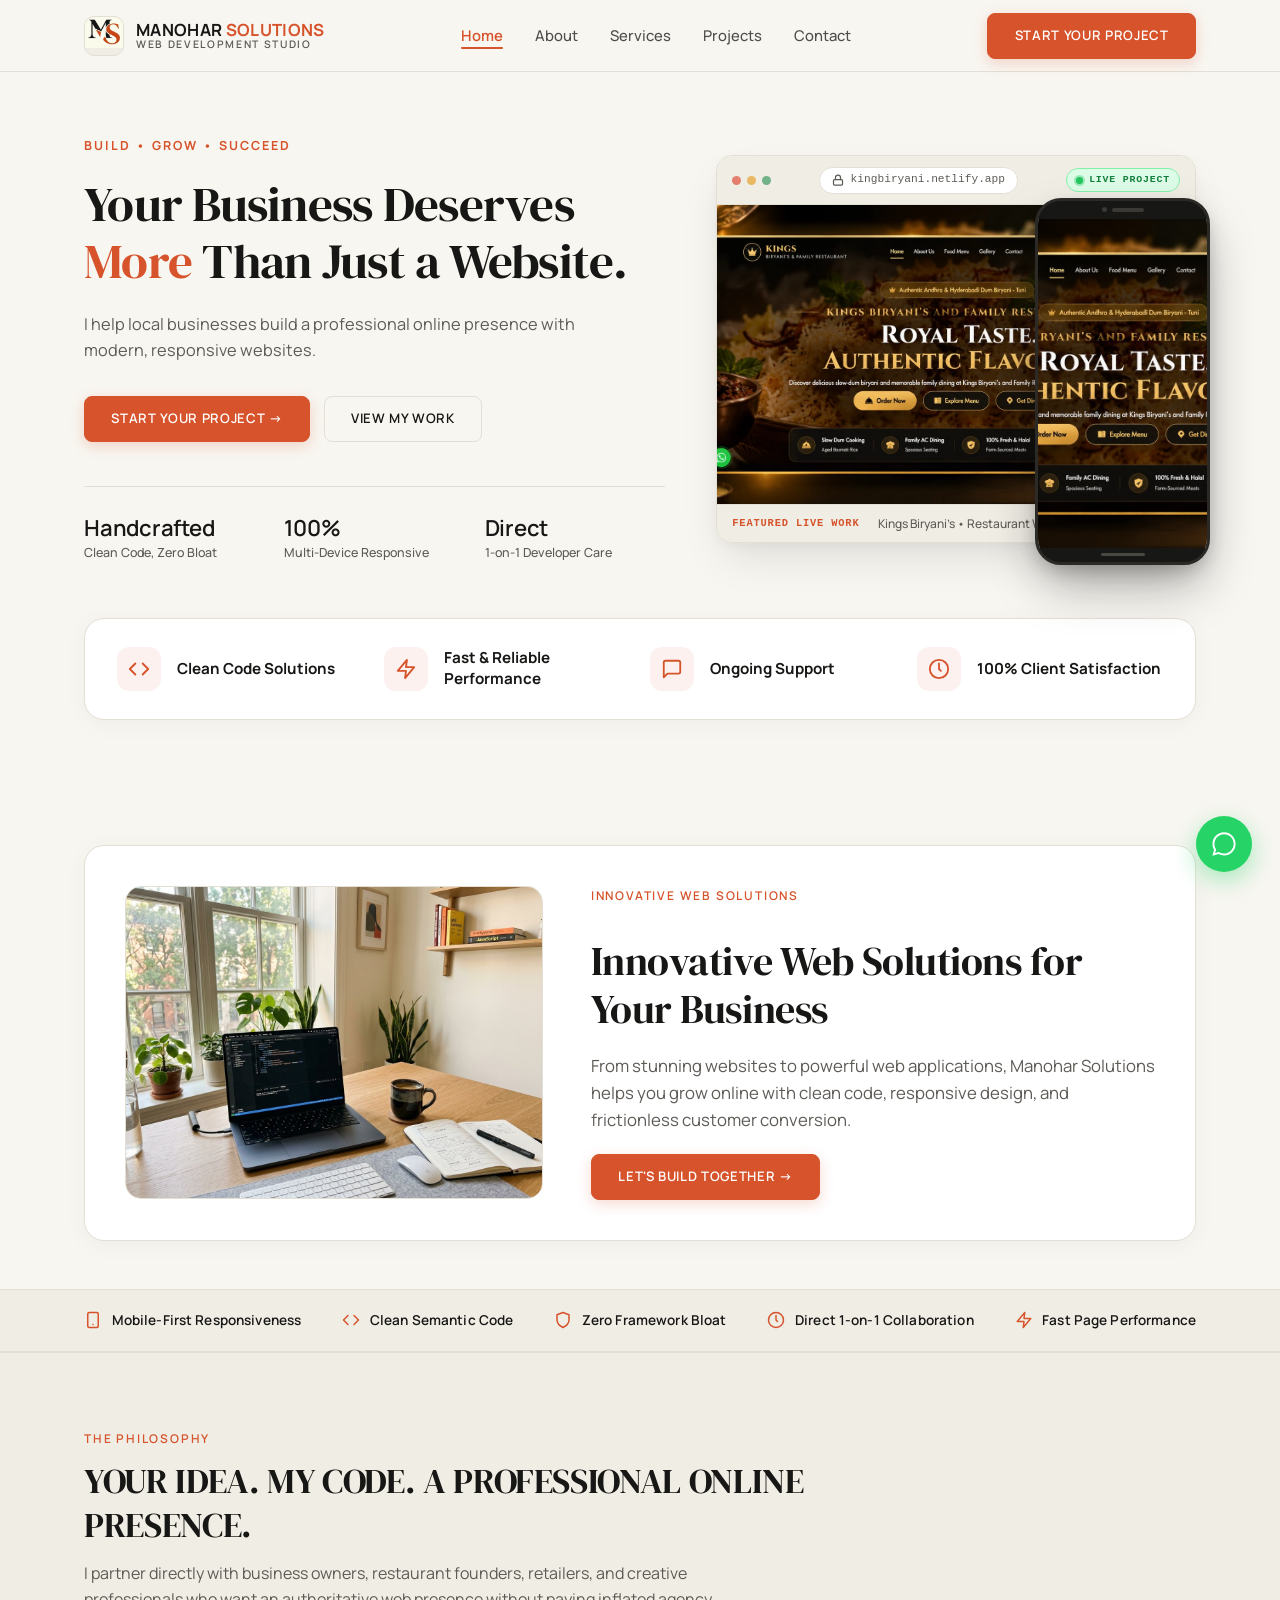
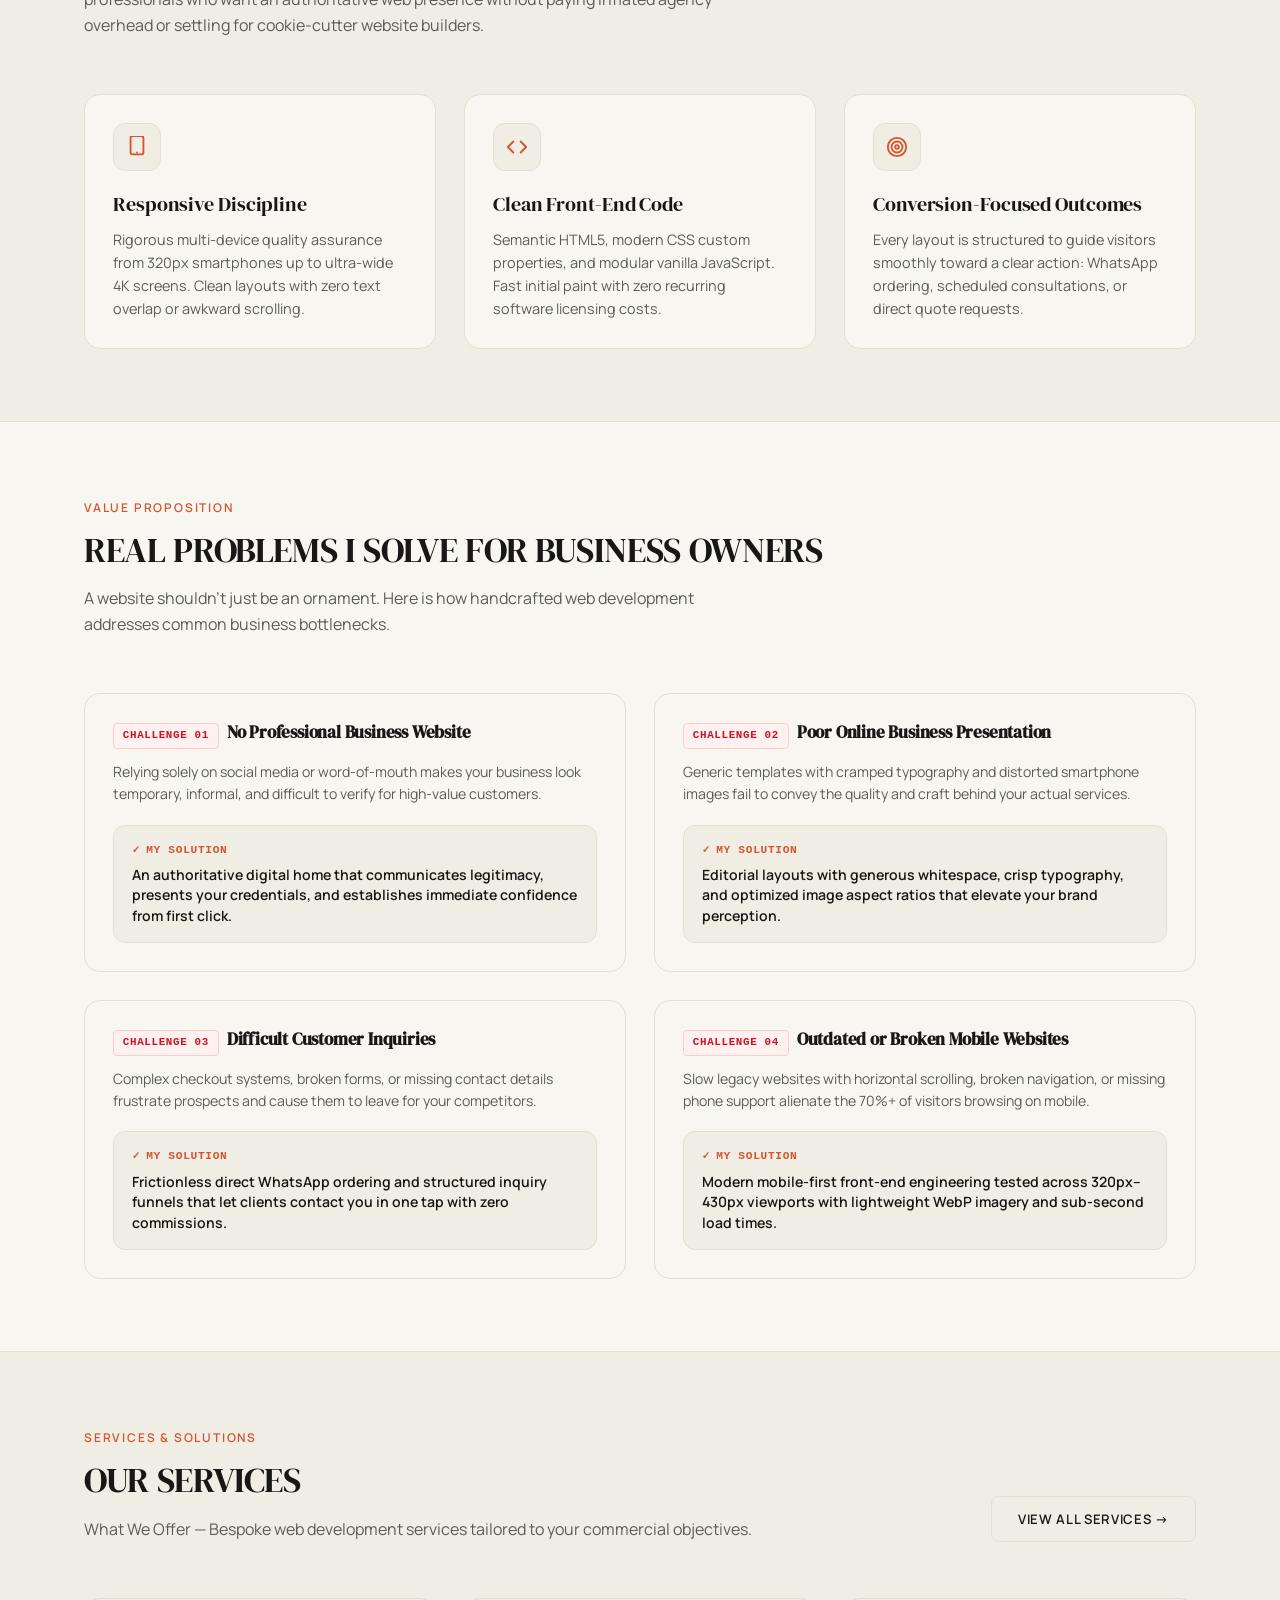
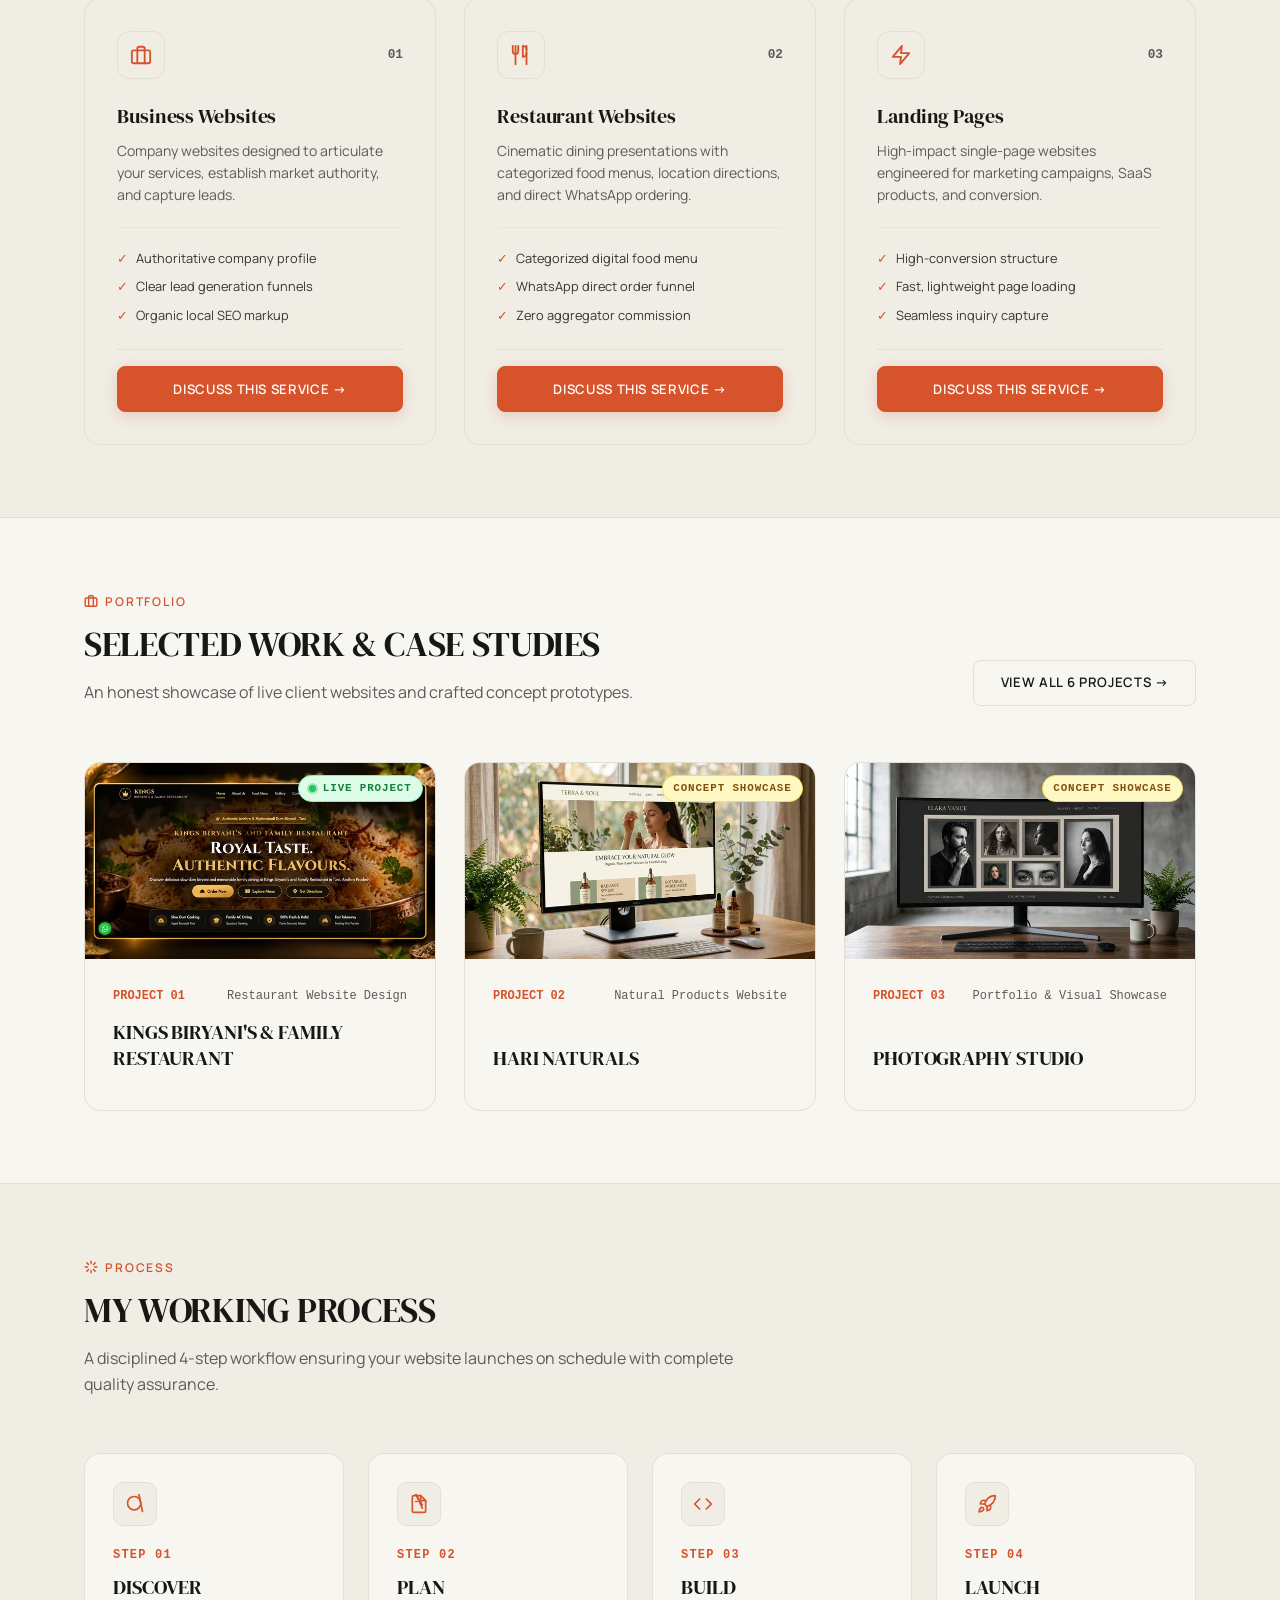
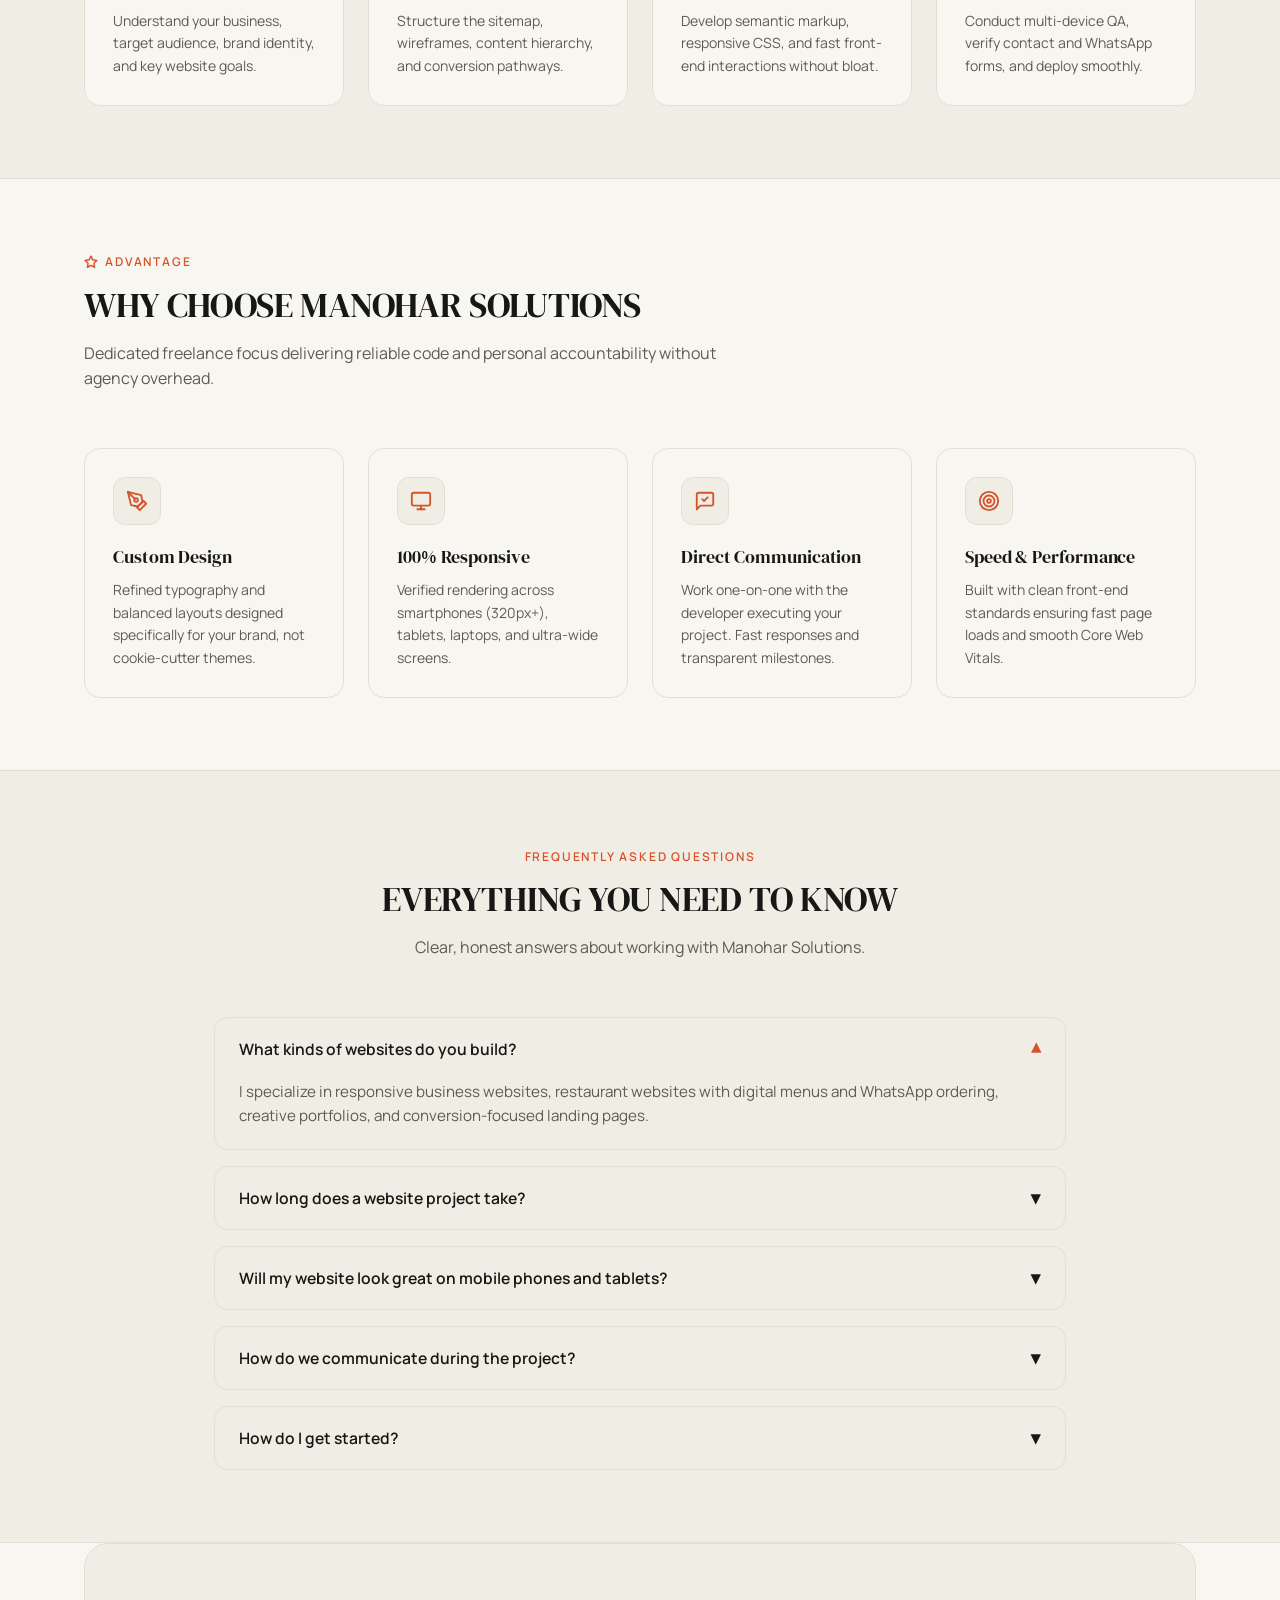
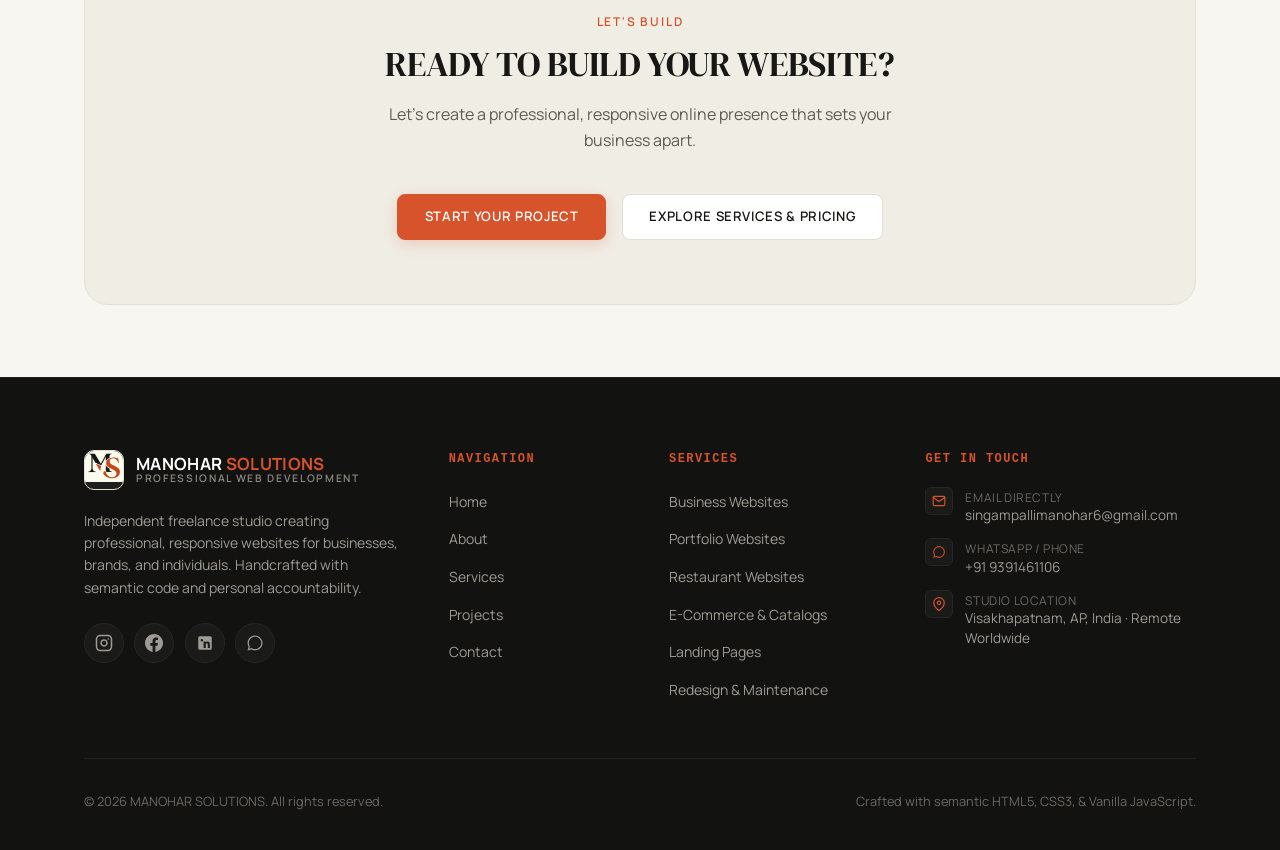
<file: index.html>
<!DOCTYPE html>
<html lang="en">
<head>
  <meta charset="utf-8"/>
  <meta content="width=device-width, initial-scale=1.0" name="viewport"/>
  <title>MANOHAR SOLUTIONS | Professional Web Development Studio</title>
  <meta content="Independent web development studio handcrafted by Manohar Singampalli. Delivering bespoke, mobile-first business websites, restaurant websites, and portfolio showcases with clean code and zero framework bloat." name="description"/>
  <meta content="freelance web developer, website design, responsive web development, business websites, restaurant website developer, HTML CSS JavaScript, Manohar Solutions, Andhra Pradesh web developer" name="keywords"/>
  <meta content="MANOHAR SOLUTIONS" name="author"/>
  <link href="assets/images/favicon.png" rel="icon" type="image/png"/>
  
  <!-- Google Fonts -->
  <link href="https://fonts.googleapis.com" rel="preconnect"/>
  <link crossorigin="" href="https://fonts.gstatic.com" rel="preconnect"/>
  <link href="https://fonts.googleapis.com/css2?family=DM+Serif+Display:ital@0;1&family=Manrope:wght@400;500;600;700;800&display=swap" rel="stylesheet"/>
  
  <!-- Custom Pure CSS -->
  <link href="css/style.css" rel="stylesheet"/>

  <!-- Canonical URL & Open Graph Metadata -->
  <link href="https://manoharsolutions.dev/" rel="canonical"/>
  <meta content="website" property="og:type"/>
  <meta content="MANOHAR SOLUTIONS | Professional Web Development Studio" property="og:title"/>
  <meta content="Independent web development studio handcrafted by Manohar Singampalli. Delivering bespoke, mobile-first business websites, restaurant websites, and portfolio showcases." property="og:description"/>
  <meta content="https://manoharsolutions.dev/assets/images/kings-biryani-home.webp" property="og:image"/>
  <meta content="summary_large_image" name="twitter:card"/>
  <meta content="MANOHAR SOLUTIONS | Professional Web Development Studio" name="twitter:title"/>
  <meta content="Independent web development studio handcrafted by Manohar Singampalli. Delivering bespoke, mobile-first business websites, restaurant websites, and portfolio showcases." name="twitter:description"/>
  <meta content="https://manoharsolutions.dev/assets/images/kings-biryani-home.webp" name="twitter:image"/>

  <!-- Schema.org JSON-LD Structured Data -->
  <script type="application/ld+json">
  {
    "@context": "https://schema.org",
    "@type": "ProfessionalService",
    "name": "Manohar Solutions",
    "image": "https://manoharsolutions.dev/assets/images/logo.webp",
    "url": "https://manoharsolutions.dev",
    "telephone": "+919391461106",
    "email": "singampallimanohar6@gmail.com",
    "address": {
      "@type": "PostalAddress",
      "addressLocality": "Visakhapatnam",
      "addressRegion": "Andhra Pradesh",
      "addressCountry": "IN"
    },
    "description": "Independent web development studio crafting responsive business websites, restaurant websites, landing pages, and portfolio showcases with semantic HTML5, CSS3, and Vanilla JavaScript.",
    "founder": {
      "@type": "Person",
      "name": "Manohar Singampalli"
    },
    "priceRange": "₹15,000 – ₹70,000"
  }
  </script>
</head>
<body>
  <!-- Skip to Main Content Link for Accessibility -->
  <a href="#main-content" class="skip-to-content">Skip to main content</a>

  <!-- Sticky Navigation -->
  <header class="site-header">
    <div class="container nav-container">
      <a aria-label="MANOHAR SOLUTIONS Homepage" class="brand-link" href="index.html">
        <div class="brand-monogram">
          <picture>
            <source srcset="assets/images/logo.webp" type="image/webp">
            <img alt="Manohar Solutions Monogram" src="assets/images/logo.webp" width="40" height="40" style="width: 100%; height: 100%; object-fit: cover;"/>
          </picture>
        </div>
        <div class="brand-text">
          <span class="brand-name">MANOHAR <span>SOLUTIONS</span></span>
          <span class="brand-sub">Web Development Studio</span>
        </div>
      </a>
      <nav aria-label="Main Navigation">
        <ul class="nav-links">
          <li class="nav-item active"><a href="index.html">Home</a></li>
          <li class="nav-item"><a href="about.html">About</a></li>
          <li class="nav-item"><a href="services.html">Services</a></li>
          <li class="nav-item"><a href="projects.html">Projects</a></li>
          <li class="nav-item"><a href="contact.html">Contact</a></li>
        </ul>
      </nav>
      <div class="nav-cta">
        <a class="btn btn-primary" href="contact.html">Start Your Project</a>
      </div>
      <button aria-expanded="false" aria-label="Open Navigation Menu" class="hamburger-btn" type="button">
        <svg fill="none" height="22" stroke="currentColor" stroke-linecap="round" stroke-linejoin="round" stroke-width="2.2" viewBox="0 0 24 24" width="22">
          <line x1="3" x2="21" y1="6" y2="6"></line>
          <line x1="3" x2="21" y1="12" y2="12"></line>
          <line x1="3" x2="21" y1="18" y2="18"></line>
        </svg>
      </button>
    </div>
  </header>

  <!-- Mobile Drawer -->
  <div aria-hidden="true" class="mobile-nav-drawer" role="dialog" aria-modal="true" aria-label="Navigation Menu">
    <div class="mobile-nav-content">
      <div class="mobile-nav-header">
        <span class="brand-name">MANOHAR <span>SOLUTIONS</span></span>
        <button aria-label="Close Navigation" class="close-drawer-btn" style="background:none; border:none; display:flex; align-items:center; justify-content:center; cursor:pointer; color:var(--text-charcoal); padding:0.25rem;" type="button">
          <svg fill="none" height="22" stroke="currentColor" stroke-linecap="round" stroke-linejoin="round" stroke-width="2.2" viewBox="0 0 24 24" width="22">
            <line x1="18" x2="6" y1="6" y2="18"></line>
            <line x1="6" x2="18" y1="6" y2="18"></line>
          </svg>
        </button>
      </div>
      <ul class="mobile-nav-links">
        <li class="active"><a href="index.html">Home <span>→</span></a></li>
        <li><a href="about.html">About <span>→</span></a></li>
        <li><a href="services.html">Services <span>→</span></a></li>
        <li><a href="projects.html">Projects <span>→</span></a></li>
        <li><a href="contact.html">Contact <span>→</span></a></li>
      </ul>
      <div style="margin-top:auto;">
        <a class="btn btn-primary" href="contact.html" style="width:100%;">Start Your Project</a>
      </div>
    </div>
  </div>

  <main id="main-content">
    <!-- 1. Hero Section (Text left, authentic desktop + mobile preview right) -->
    <section class="hero-section" aria-label="Studio Introduction">
      <div class="container hero-grid">
        <div class="hero-content">
          <div class="hero-tag-editorial">BUILD &bull; GROW &bull; SUCCEED</div>
          <h1 class="headline-xl hero-headline">Your Business Deserves <span class="highlight-terracotta">More</span> Than Just a Website.</h1>
          <p class="subheadline hero-description">
            I help local businesses build a professional online presence with modern, responsive websites.
          </p>
          <div class="hero-actions">
            <a class="btn btn-primary" href="contact.html">Start Your Project &rarr;</a>
            <a class="btn btn-secondary" href="projects.html">View My Work</a>
          </div>
          <div class="hero-stats" role="list" aria-label="Key highlights">
            <div class="stat-item" role="listitem">
              <span class="stat-num">Handcrafted</span>
              <span class="stat-label">Clean Code, Zero Bloat</span>
            </div>
            <div class="stat-item" role="listitem">
              <span class="stat-num">100%</span>
              <span class="stat-label">Multi-Device Responsive</span>
            </div>
            <div class="stat-item" role="listitem">
              <span class="stat-num">Direct</span>
              <span class="stat-label">1-on-1 Developer Care</span>
            </div>
          </div>
        </div>

        <!-- Hero Dual-Device Visual Showcase (Kings Biryani Featured Live Project) -->
        <div class="hero-visual-col">
          <div class="hero-device-wrapper">
            <!-- Desktop Browser Mockup Frame -->
            <div class="hero-mockup-frame">
              <div class="mockup-header-bar">
                <div class="mockup-dots" aria-hidden="true">
                  <span class="mockup-dot dot-red"></span>
                  <span class="mockup-dot dot-amber"></span>
                  <span class="mockup-dot dot-green"></span>
                </div>
                <div class="mockup-url-pill">
                  <svg class="url-lock-icon" width="12" height="12" viewBox="0 0 24 24" fill="none" stroke="currentColor" stroke-width="2.5" stroke-linecap="round" stroke-linejoin="round" aria-hidden="true"><rect x="3" y="11" width="18" height="11" rx="2" ry="2"></rect><path d="M7 11V7a5 5 0 0 1 10 0v4"></path></svg>
                  <span>kingbiryani.netlify.app</span>
                </div>
                <div class="badge-live" style="font-size: 0.62rem; padding: 0.2rem 0.55rem;">
                  <span class="badge-live-dot" aria-hidden="true"></span>
                  <span>Live Project</span>
                </div>
              </div>
              <div class="mockup-screen-area">
                <picture>
                  <source srcset="assets/images/kings-biryani-home.webp" type="image/webp">
                  <img src="assets/images/kings-biryani-home.webp" alt="Kings Biryani authentic live website desktop preview by Manohar Solutions" width="800" height="450" loading="eager" fetchpriority="high" decoding="async">
                </picture>
              </div>
              <div class="mockup-footer-bar">
                <span class="mockup-tag">FEATURED LIVE WORK</span>
                <span class="mockup-title">Kings Biryani's &bull; Restaurant Website &amp; WhatsApp Menu</span>
              </div>
            </div>

            <!-- Overlapping Smartphone Mockup Frame -->
            <div class="hero-phone-mockup" aria-hidden="true">
              <div class="phone-speaker-bar">
                <span class="phone-notch-dot"></span>
                <span class="phone-notch-pill"></span>
              </div>
              <div class="phone-screen-area">
                <picture>
                  <source srcset="assets/images/kings_biryani_mobile.jpg" type="image/jpeg">
                  <img src="assets/images/kings_biryani_mobile.jpg" alt="Mobile responsive layout preview" loading="eager" decoding="async">
                </picture>
              </div>
              <div class="phone-home-indicator">
                <span class="phone-home-pill"></span>
              </div>
            </div>
          </div>
        </div>
      </div>

      <!-- Feature Highlight / Metric Strip matching Reference Design -->
      <div class="container">
        <div class="metric-strip-grid" role="region" aria-label="Key Commitments">
          <div class="metric-strip-item">
            <div class="metric-strip-icon">
              <svg width="22" height="22" viewBox="0 0 24 24" fill="none" stroke="currentColor" stroke-width="2" stroke-linecap="round" stroke-linejoin="round"><polyline points="16 18 22 12 16 6"></polyline><polyline points="8 6 2 12 8 18"></polyline></svg>
            </div>
            <div class="metric-strip-text">Clean Code Solutions</div>
          </div>
          <div class="metric-strip-item">
            <div class="metric-strip-icon">
              <svg width="22" height="22" viewBox="0 0 24 24" fill="none" stroke="currentColor" stroke-width="2" stroke-linecap="round" stroke-linejoin="round"><polygon points="13 2 3 14 12 14 11 22 21 10 12 10 13 2"></polygon></svg>
            </div>
            <div class="metric-strip-text">Fast &amp; Reliable Performance</div>
          </div>
          <div class="metric-strip-item">
            <div class="metric-strip-icon">
              <svg width="22" height="22" viewBox="0 0 24 24" fill="none" stroke="currentColor" stroke-width="2" stroke-linecap="round" stroke-linejoin="round"><path d="M21 15a2 2 0 0 1-2 2H7l-4 4V5a2 2 0 0 1 2-2h14a2 2 0 0 1 2 2z"></path></svg>
            </div>
            <div class="metric-strip-text">Ongoing Support</div>
          </div>
          <div class="metric-strip-item">
            <div class="metric-strip-icon">
              <svg width="22" height="22" viewBox="0 0 24 24" fill="none" stroke="currentColor" stroke-width="2" stroke-linecap="round" stroke-linejoin="round"><circle cx="12" cy="12" r="10"></circle><polyline points="12 6 12 12 14 14"></polyline></svg>
            </div>
            <div class="metric-strip-text">100% Client Satisfaction</div>
          </div>
        </div>
      </div>
    </section>

    <!-- Developer Intro Section matching Reference Design -->
    <section class="dev-intro-section" aria-label="Innovative Web Solutions">
      <div class="container">
        <div class="dev-intro-card">
          <div class="dev-intro-img">
            <picture>
              <source srcset="assets/images/manohar_studio_workspace_1790489209515.jpg" type="image/jpeg">
              <img src="assets/images/manohar_studio_workspace_1790489209515.jpg" alt="Manohar Solutions Developer Studio Workspace" width="600" height="450" loading="lazy">
            </picture>
          </div>
          <div class="dev-intro-content">
            <span class="eyebrow">INNOVATIVE WEB SOLUTIONS</span>
            <h2>Innovative Web Solutions for Your Business</h2>
            <p>From stunning websites to powerful web applications, Manohar Solutions helps you grow online with clean code, responsive design, and frictionless customer conversion.</p>
            <div>
              <a href="contact.html" class="btn btn-primary">Let's Build Together &rarr;</a>
            </div>
          </div>
        </div>
      </div>
    </section>

    <!-- 2. Capabilities Strip -->
    <div class="capabilities-strip" role="region" aria-label="Core Capabilities">
      <div class="container capabilities-grid">
        <div class="capability-item">
          <svg width="18" height="18" viewBox="0 0 24 24" fill="none" stroke="currentColor" stroke-width="2" stroke-linecap="round" stroke-linejoin="round" aria-hidden="true"><rect x="5" y="2" width="14" height="20" rx="2" ry="2"></rect><line x1="12" y1="18" x2="12.01" y2="18"></line></svg>
          <span>Mobile-First Responsiveness</span>
        </div>
        <div class="capability-item">
          <svg width="18" height="18" viewBox="0 0 24 24" fill="none" stroke="currentColor" stroke-width="2" stroke-linecap="round" stroke-linejoin="round" aria-hidden="true"><polyline points="16 18 22 12 16 6"></polyline><polyline points="8 6 2 12 8 18"></polyline></svg>
          <span>Clean Semantic Code</span>
        </div>
        <div class="capability-item">
          <svg width="18" height="18" viewBox="0 0 24 24" fill="none" stroke="currentColor" stroke-width="2" stroke-linecap="round" stroke-linejoin="round" aria-hidden="true"><path d="M12 22s8-4 8-10V5l-8-3-8 3v7c0 6 8 10 8 10z"></path></svg>
          <span>Zero Framework Bloat</span>
        </div>
        <div class="capability-item">
          <svg width="18" height="18" viewBox="0 0 24 24" fill="none" stroke="currentColor" stroke-width="2" stroke-linecap="round" stroke-linejoin="round" aria-hidden="true"><circle cx="12" cy="12" r="10"></circle><polyline points="12 6 12 12 14 14"></polyline></svg>
          <span>Direct 1-on-1 Collaboration</span>
        </div>
        <div class="capability-item">
          <svg width="18" height="18" viewBox="0 0 24 24" fill="none" stroke="currentColor" stroke-width="2" stroke-linecap="round" stroke-linejoin="round" aria-hidden="true"><polygon points="13 2 3 14 12 14 11 22 21 10 12 10 13 2"></polygon></svg>
          <span>Fast Page Performance</span>
        </div>
      </div>
    </div>

    <!-- 3. Studio Introduction (The Philosophy) -->
    <section class="section section-stone" aria-label="Studio Introduction">
      <div class="container">
        <div class="section-header" style="max-width: 760px;">
          <span class="eyebrow">THE PHILOSOPHY</span>
          <h2 class="headline-lg">YOUR IDEA. MY CODE. A PROFESSIONAL ONLINE PRESENCE.</h2>
          <p class="subheadline">
            I partner directly with business owners, restaurant founders, retailers, and creative professionals who want an authoritative web presence without paying inflated agency overhead or settling for cookie-cutter website builders.
          </p>
        </div>
        <div class="grid-3">
          <div class="feature-card">
            <div class="card-icon">
              <svg fill="none" height="22" stroke="currentColor" stroke-linecap="round" stroke-linejoin="round" stroke-width="2" viewBox="0 0 24 24" width="22">
                <rect height="20" rx="2" ry="2" width="14" x="5"></rect>
                <line x1="12" x2="12.01" y1="18" y2="18"></line>
              </svg>
            </div>
            <h3 class="headline-md" style="font-size: 1.25rem;">Responsive Discipline</h3>
            <p style="color: var(--text-muted); font-size: 0.9rem;">
              Rigorous multi-device quality assurance from 320px smartphones up to ultra-wide 4K screens. Clean layouts with zero text overlap or awkward scrolling.
            </p>
          </div>
          <div class="feature-card">
            <div class="card-icon">
              <svg fill="none" height="22" stroke="currentColor" stroke-linecap="round" stroke-linejoin="round" stroke-width="2" viewBox="0 0 24 24" width="22">
                <polyline points="16 18 22 12 16 6"></polyline>
                <polyline points="8 6 2 12 8 18"></polyline>
              </svg>
            </div>
            <h3 class="headline-md" style="font-size: 1.25rem;">Clean Front-End Code</h3>
            <p style="color: var(--text-muted); font-size: 0.9rem;">
              Semantic HTML5, modern CSS custom properties, and modular vanilla JavaScript. Fast initial paint with zero recurring software licensing costs.
            </p>
          </div>
          <div class="feature-card">
            <div class="card-icon">
              <svg fill="none" height="22" stroke="currentColor" stroke-linecap="round" stroke-linejoin="round" stroke-width="2" viewBox="0 0 24 24" width="22">
                <circle cx="12" cy="12" r="10"></circle>
                <circle cx="12" cy="12" r="6"></circle>
                <circle cx="12" cy="12" r="2"></circle>
              </svg>
            </div>
            <h3 class="headline-md" style="font-size: 1.25rem;">Conversion-Focused Outcomes</h3>
            <p style="color: var(--text-muted); font-size: 0.9rem;">
              Every layout is structured to guide visitors smoothly toward a clear action: WhatsApp ordering, scheduled consultations, or direct quote requests.
            </p>
          </div>
        </div>
      </div>
    </section>

    <!-- 4. Problems I Solve (Dedicated Section with 4 Concrete Challenges & Solutions) -->
    <section class="section" aria-label="Problems I Solve">
      <div class="container">
        <div class="section-header" style="max-width: 760px;">
          <span class="eyebrow">VALUE PROPOSITION</span>
          <h2 class="headline-lg">REAL PROBLEMS I SOLVE FOR BUSINESS OWNERS</h2>
          <p class="subheadline">
            A website shouldn't just be an ornament. Here is how handcrafted web development addresses common business bottlenecks.
          </p>
        </div>

        <div class="problems-grid">
          <!-- Problem 1 -->
          <div class="problem-card">
            <div class="problem-header">
              <span class="problem-pill">CHALLENGE 01</span>
              <h3 class="problem-title">No Professional Business Website</h3>
            </div>
            <p class="problem-desc">
              Relying solely on social media or word-of-mouth makes your business look temporary, informal, and difficult to verify for high-value customers.
            </p>
            <div class="solution-box">
              <span class="solution-label">
                <span class="check-mark">✓</span> My Solution
              </span>
              <p class="solution-text">
                An authoritative digital home that communicates legitimacy, presents your credentials, and establishes immediate confidence from first click.
              </p>
            </div>
          </div>

          <!-- Problem 2 -->
          <div class="problem-card">
            <div class="problem-header">
              <span class="problem-pill">CHALLENGE 02</span>
              <h3 class="problem-title">Poor Online Business Presentation</h3>
            </div>
            <p class="problem-desc">
              Generic templates with cramped typography and distorted smartphone images fail to convey the quality and craft behind your actual services.
            </p>
            <div class="solution-box">
              <span class="solution-label">
                <span class="check-mark">✓</span> My Solution
              </span>
              <p class="solution-text">
                Editorial layouts with generous whitespace, crisp typography, and optimized image aspect ratios that elevate your brand perception.
              </p>
            </div>
          </div>

          <!-- Problem 3 -->
          <div class="problem-card">
            <div class="problem-header">
              <span class="problem-pill">CHALLENGE 03</span>
              <h3 class="problem-title">Difficult Customer Inquiries</h3>
            </div>
            <p class="problem-desc">
              Complex checkout systems, broken forms, or missing contact details frustrate prospects and cause them to leave for your competitors.
            </p>
            <div class="solution-box">
              <span class="solution-label">
                <span class="check-mark">✓</span> My Solution
              </span>
              <p class="solution-text">
                Frictionless direct WhatsApp ordering and structured inquiry funnels that let clients contact you in one tap with zero commissions.
              </p>
            </div>
          </div>

          <!-- Problem 4 -->
          <div class="problem-card">
            <div class="problem-header">
              <span class="problem-pill">CHALLENGE 04</span>
              <h3 class="problem-title">Outdated or Broken Mobile Websites</h3>
            </div>
            <p class="problem-desc">
              Slow legacy websites with horizontal scrolling, broken navigation, or missing phone support alienate the 70%+ of visitors browsing on mobile.
            </p>
            <div class="solution-box">
              <span class="solution-label">
                <span class="check-mark">✓</span> My Solution
              </span>
              <p class="solution-text">
                Modern mobile-first front-end engineering tested across 320px–430px viewports with lightweight WebP imagery and sub-second load times.
              </p>
            </div>
          </div>
        </div>
      </div>
    </section>

    <!-- 5. Services Preview Section -->
    <section class="section section-stone" aria-label="Services Overview">
      <div class="container">
        <div class="section-header-row">
          <div>
            <span class="eyebrow">SERVICES &amp; SOLUTIONS</span>
            <h2 class="headline-lg">OUR SERVICES</h2>
            <p class="subheadline">What We Offer — Bespoke web development services tailored to your commercial objectives.</p>
          </div>
          <a class="btn btn-secondary" href="services.html">VIEW ALL SERVICES →</a>
        </div>
        <div class="grid-3">
          <!-- 1. Business Websites -->
          <div class="service-card">
            <div>
              <div class="service-card-top">
                <span class="card-icon" style="margin-bottom:0;">
                  <svg fill="none" height="22" stroke="currentColor" stroke-linecap="round" stroke-linejoin="round" stroke-width="2" viewBox="0 0 24 24" width="22">
                    <rect height="14" rx="2" ry="2" width="20" x="2" y="7"></rect>
                    <path d="M16 21V5a2 2 0 0 0-2-2h-4a2 2 0 0 0-2 2v16"></path>
                  </svg>
                </span>
                <span class="service-num">01</span>
              </div>
              <h3 class="headline-md" style="font-size:1.25rem;">Business Websites</h3>
              <p style="color:var(--text-muted); font-size:0.875rem;">Company websites designed to articulate your services, establish market authority, and capture leads.</p>
              <ul class="service-features">
                <li><span class="check-mark">✓</span> Authoritative company profile</li>
                <li><span class="check-mark">✓</span> Clear lead generation funnels</li>
                <li><span class="check-mark">✓</span> Organic local SEO markup</li>
              </ul>
            </div>
            <div style="margin-top:1.5rem; padding-top:1rem; border-top:1px solid var(--border-stone);">
              <a class="btn btn-primary" href="contact.html?service=Business%20Websites" style="width:100%;">DISCUSS THIS SERVICE →</a>
            </div>
          </div>
          <!-- 2. Restaurant Websites -->
          <div class="service-card">
            <div>
              <div class="service-card-top">
                <span class="card-icon" style="margin-bottom:0;">
                  <svg fill="none" height="22" stroke="currentColor" stroke-linecap="round" stroke-linejoin="round" stroke-width="2" viewBox="0 0 24 24" width="22">
                    <path d="M18 2v20"></path>
                    <path d="M18 6a4 4 0 0 0-4-4v12a4 4 0 0 0 4-4"></path>
                    <path d="M6 2v20"></path>
                    <path d="M3 2v6a3 3 0 0 0 6 0V2"></path>
                  </svg>
                </span>
                <span class="service-num">02</span>
              </div>
              <h3 class="headline-md" style="font-size:1.25rem;">Restaurant Websites</h3>
              <p style="color:var(--text-muted); font-size:0.875rem;">Cinematic dining presentations with categorized food menus, location directions, and direct WhatsApp ordering.</p>
              <ul class="service-features">
                <li><span class="check-mark">✓</span> Categorized digital food menu</li>
                <li><span class="check-mark">✓</span> WhatsApp direct order funnel</li>
                <li><span class="check-mark">✓</span> Zero aggregator commission</li>
              </ul>
            </div>
            <div style="margin-top:1.5rem; padding-top:1rem; border-top:1px solid var(--border-stone);">
              <a class="btn btn-primary" href="contact.html?service=Restaurant%20Websites" style="width:100%;">DISCUSS THIS SERVICE →</a>
            </div>
          </div>
          <!-- 3. Landing Pages -->
          <div class="service-card">
            <div>
              <div class="service-card-top">
                <span class="card-icon" style="margin-bottom:0;">
                  <svg fill="none" height="22" stroke="currentColor" stroke-linecap="round" stroke-linejoin="round" stroke-width="2" viewBox="0 0 24 24" width="22">
                    <polygon points="13 2 3 14 12 14 11 22 21 10 12 10 13 2"></polygon>
                  </svg>
                </span>
                <span class="service-num">03</span>
              </div>
              <h3 class="headline-md" style="font-size:1.25rem;">Landing Pages</h3>
              <p style="color:var(--text-muted); font-size:0.875rem;">High-impact single-page websites engineered for marketing campaigns, SaaS products, and conversion.</p>
              <ul class="service-features">
                <li><span class="check-mark">✓</span> High-conversion structure</li>
                <li><span class="check-mark">✓</span> Fast, lightweight page loading</li>
                <li><span class="check-mark">✓</span> Seamless inquiry capture</li>
              </ul>
            </div>
            <div style="margin-top:1.5rem; padding-top:1rem; border-top:1px solid var(--border-stone);">
              <a class="btn btn-primary" href="contact.html?service=Landing%20Pages" style="width:100%;">DISCUSS THIS SERVICE →</a>
            </div>
          </div>
        </div>
      </div>
    </section>

    <!-- 6. Selected Projects Section (Accurate Status Badges) -->
    <section class="section" aria-label="Portfolio Showcase">
      <div class="container">
        <div class="section-header-row">
          <div>
            <span class="eyebrow">
              <svg fill="none" height="14" stroke="currentColor" stroke-linecap="round" stroke-linejoin="round" stroke-width="2.5" viewBox="0 0 24 24" width="14"><rect height="14" rx="2" ry="2" width="20" x="2" y="7"></rect><path d="M16 21V5a2 2 0 0 0-2-2h-4a2 2 0 0 0-2 2v16"></path></svg>
              PORTFOLIO
            </span>
            <h2 class="headline-lg">SELECTED WORK &amp; CASE STUDIES</h2>
            <p class="subheadline">An honest showcase of live client websites and crafted concept prototypes.</p>
          </div>
          <a class="btn btn-secondary" href="projects.html">VIEW ALL 6 PROJECTS →</a>
        </div>
        <div class="grid-3">
          <!-- Project 01: KINGS BIRYANI (Verified Live Project) -->
          <div class="project-card">
            <div class="project-img-wrap">
              <picture>
                <source srcset="assets/images/kings-biryani-thumb.jpg" type="image/jpeg">
                <img alt="Kings Biryani's and Family Restaurant website homepage" src="assets/images/kings-biryani-thumb.jpg" loading="lazy" decoding="async"/>
              </picture>
              <span class="badge-live" style="position: absolute; top: 0.75rem; right: 0.75rem; z-index: 2;">
                <span class="badge-live-dot" aria-hidden="true"></span>
                LIVE PROJECT
              </span>
              <div class="project-img-overlay">
                <div class="project-overlay-actions">
                  <a class="btn btn-primary btn-overlay" href="casestudy.html?project=kings-biryani">View Case Study →</a>
                  <a class="btn btn-secondary btn-overlay" href="https://kingbiryani.netlify.app/" target="_blank" rel="noopener noreferrer">Live Demo ↗</a>
                </div>
              </div>
            </div>
            <div class="project-meta">
              <div class="project-meta-top">
                <span class="p-num">PROJECT 01</span>
                <span>Restaurant Website Design</span>
              </div>
              <h3 class="headline-md">
                <a href="casestudy.html?project=kings-biryani">KINGS BIRYANI'S &amp; FAMILY RESTAURANT</a>
              </h3>
            </div>
          </div>

          <!-- Project 02: HARI NATURALS (Concept Showcase) -->
          <div class="project-card">
            <div class="project-img-wrap">
              <picture>
                <source srcset="assets/images/hari_naturals_thumb.webp" type="image/webp">
                <img alt="HARI NATURALS Product Website" src="assets/images/hari_naturals_thumb.webp" loading="lazy" decoding="async"/>
              </picture>
              <span class="badge-concept" style="position: absolute; top: 0.75rem; right: 0.75rem; z-index: 2;">
                CONCEPT SHOWCASE
              </span>
              <div class="project-img-overlay">
                <div class="project-overlay-actions">
                  <a class="btn btn-primary btn-overlay" href="casestudy.html?project=hari-naturals">View Case Study →</a>
                </div>
              </div>
            </div>
            <div class="project-meta">
              <div class="project-meta-top">
                <span class="p-num">PROJECT 02</span>
                <span>Natural Products Website</span>
              </div>
              <h3 class="headline-md">
                <a href="casestudy.html?project=hari-naturals">HARI NATURALS</a>
              </h3>
            </div>
          </div>

          <!-- Project 03: PHOTOGRAPHY STUDIO (Concept Showcase) -->
          <div class="project-card">
            <div class="project-img-wrap">
              <picture>
                <source srcset="assets/images/photo_studio_thumb.jpg" type="image/jpeg">
                <img alt="PHOTOGRAPHY STUDIO Website" src="assets/images/photo_studio_thumb.jpg" loading="lazy" decoding="async"/>
              </picture>
              <span class="badge-concept" style="position: absolute; top: 0.75rem; right: 0.75rem; z-index: 2;">
                CONCEPT SHOWCASE
              </span>
              <div class="project-img-overlay">
                <div class="project-overlay-actions">
                  <a class="btn btn-primary btn-overlay" href="casestudy.html?project=photography-studio">View Case Study →</a>
                </div>
              </div>
            </div>
            <div class="project-meta">
              <div class="project-meta-top">
                <span class="p-num">PROJECT 03</span>
                <span>Portfolio &amp; Visual Showcase</span>
              </div>
              <h3 class="headline-md">
                <a href="casestudy.html?project=photography-studio">PHOTOGRAPHY STUDIO</a>
              </h3>
            </div>
          </div>
        </div>
      </div>
    </section>

    <!-- 7. Working Process (Discover, Plan, Build, Launch) -->
    <section class="section section-stone" aria-label="Working Process">
      <div class="container">
        <div class="section-header">
          <span class="eyebrow">
            <svg fill="none" height="14" stroke="currentColor" stroke-linecap="round" stroke-linejoin="round" stroke-width="2.5" viewBox="0 0 24 24" width="14"><path d="M12 2v4M12 18v4M4.93 4.93l2.83 2.83M16.24 16.24l2.83 2.83M2 12h4M18 12h4M4.93 19.07l2.83-2.83M16.24 7.76l2.83-2.83"></path></svg>
            PROCESS
          </span>
          <h2 class="headline-lg">MY WORKING PROCESS</h2>
          <p class="subheadline">A disciplined 4-step workflow ensuring your website launches on schedule with complete quality assurance.</p>
        </div>
        <div class="grid-4">
          <div class="process-step">
            <div class="process-icon">
              <svg fill="none" stroke="currentColor" stroke-linecap="round" stroke-linejoin="round" stroke-width="2" viewBox="0 0 24 24">
                <circle cx="11" cy="11" r="8"></circle>
                <line x1="21" x2="16.65" y1="21" x2="16.65"></line>
              </svg>
            </div>
            <span class="step-badge">STEP 01</span>
            <h3 class="headline-md" style="font-size:1.25rem;">DISCOVER</h3>
            <p style="color:var(--text-muted); font-size:0.875rem;">Understand your business, target audience, brand identity, and key website goals.</p>
          </div>
          <div class="process-step">
            <div class="process-icon">
              <svg fill="none" stroke="currentColor" stroke-linecap="round" stroke-linejoin="round" stroke-width="2" viewBox="0 0 24 24">
                <path d="M14 2H6a2 2 0 0 0-2 2v16a2 2 0 0 0 2 2h12a2 2 0 0 0 2-2V8z"></path>
                <polyline points="14 2 14 8 20 8"></polyline>
                <line x1="16" x2="8" y1="13" x2="13"></line>
                <line x1="16" x2="8" y1="17" x2="17"></line>
                <polyline points="10 9 9 9 8 9"></polyline>
              </svg>
            </div>
            <span class="step-badge">STEP 02</span>
            <h3 class="headline-md" style="font-size:1.25rem;">PLAN</h3>
            <p style="color:var(--text-muted); font-size:0.875rem;">Structure the sitemap, wireframes, content hierarchy, and conversion pathways.</p>
          </div>
          <div class="process-step">
            <div class="process-icon">
              <svg fill="none" stroke="currentColor" stroke-linecap="round" stroke-linejoin="round" stroke-width="2" viewBox="0 0 24 24">
                <polyline points="16 18 22 12 16 6"></polyline>
                <polyline points="8 6 2 12 8 18"></polyline>
              </svg>
            </div>
            <span class="step-badge">STEP 03</span>
            <h3 class="headline-md" style="font-size:1.25rem;">BUILD</h3>
            <p style="color:var(--text-muted); font-size:0.875rem;">Develop semantic markup, responsive CSS, and fast front-end interactions without bloat.</p>
          </div>
          <div class="process-step">
            <div class="process-icon">
              <svg fill="none" stroke="currentColor" stroke-linecap="round" stroke-linejoin="round" stroke-width="2" viewBox="0 0 24 24">
                <path d="M4.5 16.5c-1.5 1.26-2 5-2 5s3.74-.5 5-2c.71-.84.7-2.13-.09-2.91a2.18 2.18 0 0 0-2.91-.09z"></path>
                <path d="M12 15l-3-3a22 22 0 0 1 2-3.95A12.88 12.88 0 0 1 22 2c0 2.72-.78 7.5-6 11a22.35 22.35 0 0 1-4 2z"></path>
                <path d="M9 12H4s.55-3.03 2-4c1.62-1.08 5 0 5 0"></path>
                <path d="M12 15v5s3.03-.55 4-2c1.08-1.62 0-5 0-5"></path>
              </svg>
            </div>
            <span class="step-badge">STEP 04</span>
            <h3 class="headline-md" style="font-size:1.25rem;">LAUNCH</h3>
            <p style="color:var(--text-muted); font-size:0.875rem;">Conduct multi-device QA, verify contact and WhatsApp forms, and deploy smoothly.</p>
          </div>
        </div>
      </div>
    </section>

    <!-- 8. Why Manohar Solutions -->
    <section class="section" aria-label="Studio Advantages">
      <div class="container">
        <div class="section-header">
          <span class="eyebrow">
            <svg fill="none" height="14" stroke="currentColor" stroke-linecap="round" stroke-linejoin="round" stroke-width="2.5" viewBox="0 0 24 24" width="14"><polygon points="12 2 15.09 8.26 22 9.27 17 14.14 18.18 21.02 12 17.77 5.82 21.02 7 14.14 2 9.27 8.91 8.26 12 2"></polygon></svg>
            ADVANTAGE
          </span>
          <h2 class="headline-lg">WHY CHOOSE MANOHAR SOLUTIONS</h2>
          <p class="subheadline">Dedicated freelance focus delivering reliable code and personal accountability without agency overhead.</p>
        </div>
        <div class="grid-4">
          <div class="feature-card">
            <div class="card-icon">
              <svg fill="none" height="22" stroke="currentColor" stroke-linecap="round" stroke-linejoin="round" stroke-width="2" viewBox="0 0 24 24" width="22">
                <path d="M12 19l7-7 3 3-7 7-3-3z"></path>
                <path d="M18 13l-1.5-7.5L2 2l3.5 14.5L13 18l5-5z"></path>
                <path d="M2 2l7.586 7.586"></path>
                <circle cx="11" cy="11" r="2"></circle>
              </svg>
            </div>
            <h3 class="headline-md" style="font-size:1.15rem;">Custom Design</h3>
            <p style="color:var(--text-muted); font-size:0.875rem;">Refined typography and balanced layouts designed specifically for your brand, not cookie-cutter themes.</p>
          </div>
          <div class="feature-card">
            <div class="card-icon">
              <svg fill="none" height="22" stroke="currentColor" stroke-linecap="round" stroke-linejoin="round" stroke-width="2" viewBox="0 0 24 24" width="22">
                <rect height="14" rx="2" ry="2" width="20" x="2" y="3"></rect>
                <line x1="8" x2="16" y1="21" y2="21"></line>
                <line x1="12" x2="12" y1="17" y2="21"></line>
              </svg>
            </div>
            <h3 class="headline-md" style="font-size:1.15rem;">100% Responsive</h3>
            <p style="color:var(--text-muted); font-size:0.875rem;">Verified rendering across smartphones (320px+), tablets, laptops, and ultra-wide screens.</p>
          </div>
          <div class="feature-card">
            <div class="card-icon">
              <svg fill="none" height="22" stroke="currentColor" stroke-linecap="round" stroke-linejoin="round" stroke-width="2" viewBox="0 0 24 24" width="22">
                <path d="M21 15a2 2 0 0 1-2 2H7l-4 4V5a2 2 0 0 1 2-2h14a2 2 0 0 1 2 2z"></path>
                <polyline points="9 10 11 12 15 8"></polyline>
              </svg>
            </div>
            <h3 class="headline-md" style="font-size:1.15rem;">Direct Communication</h3>
            <p style="color:var(--text-muted); font-size:0.875rem;">Work one-on-one with the developer executing your project. Fast responses and transparent milestones.</p>
          </div>
          <div class="feature-card">
            <div class="card-icon">
              <svg fill="none" height="22" stroke="currentColor" stroke-linecap="round" stroke-linejoin="round" stroke-width="2" viewBox="0 0 24 24" width="22">
                <circle cx="12" cy="12" r="10"></circle>
                <circle cx="12" cy="12" r="6"></circle>
                <circle cx="12" cy="12" r="2"></circle>
              </svg>
            </div>
            <h3 class="headline-md" style="font-size:1.15rem;">Speed &amp; Performance</h3>
            <p style="color:var(--text-muted); font-size:0.875rem;">Built with clean front-end standards ensuring fast page loads and smooth Core Web Vitals.</p>
          </div>
        </div>
      </div>
    </section>

    <!-- 9. Frequently Asked Questions (Homepage FAQ) -->
    <section class="section section-stone" aria-label="Frequently Asked Questions">
      <div class="container-narrow">
        <div class="section-header" style="text-align: center;">
          <span class="eyebrow">FREQUENTLY ASKED QUESTIONS</span>
          <h2 class="headline-lg">EVERYTHING YOU NEED TO KNOW</h2>
          <p class="subheadline" style="margin: 0 auto;">Clear, honest answers about working with Manohar Solutions.</p>
        </div>
        <div class="faq-list">
          <div class="faq-item active">
            <button class="faq-question" type="button" aria-expanded="true">
              <span>What kinds of websites do you build?</span>
              <span class="faq-chevron">▼</span>
            </button>
            <div class="faq-answer">
              I specialize in responsive business websites, restaurant websites with digital menus and WhatsApp ordering, creative portfolios, and conversion-focused landing pages.
            </div>
          </div>
          <div class="faq-item">
            <button class="faq-question" type="button" aria-expanded="false">
              <span>How long does a website project take?</span>
              <span class="faq-chevron">▼</span>
            </button>
            <div class="faq-answer">
              A high-converting single-page landing page typically takes 4 to 7 business days. A multi-page business or restaurant website typically takes 10 to 14 business days, depending on content readiness and custom requirements.
            </div>
          </div>
          <div class="faq-item">
            <button class="faq-question" type="button" aria-expanded="false">
              <span>Will my website look great on mobile phones and tablets?</span>
              <span class="faq-chevron">▼</span>
            </button>
            <div class="faq-answer">
              Yes, 100%. Every project undergoes multi-viewport QA from compact 320px smartphone screens up through high-resolution 4K desktop displays to guarantee flawless typography, spacing, and touch interactions.
            </div>
          </div>
          <div class="faq-item">
            <button class="faq-question" type="button" aria-expanded="false">
              <span>How do we communicate during the project?</span>
              <span class="faq-chevron">▼</span>
            </button>
            <div class="faq-answer">
              We communicate directly via WhatsApp and email. You will receive regular visual check-ins and live milestone links, ensuring full transparency without waiting on account managers or agency intermediaries.
            </div>
          </div>
          <div class="faq-item">
            <button class="faq-question" type="button" aria-expanded="false">
              <span>How do I get started?</span>
              <span class="faq-chevron">▼</span>
            </button>
            <div class="faq-answer">
              Simply click "Start Your Project" or reach out directly on WhatsApp (+91 9391461106). Share your business concept and timeline, and I will provide an honest scope breakdown and recommendation.
            </div>
          </div>
        </div>
      </div>
    </section>

    <!-- 10. Final CTA -->
    <section class="section" style="padding-top: 0;">
      <div class="container">
        <div class="cta-banner">
          <span class="eyebrow">LET'S BUILD</span>
          <h2 class="headline-lg" style="margin-bottom: 1rem;">READY TO BUILD YOUR WEBSITE?</h2>
          <p class="subheadline" style="margin: 0 auto 2.5rem; max-width: 540px;">
            Let's create a professional, responsive online presence that sets your business apart.
          </p>
          <div style="display: flex; justify-content: center; gap: 1rem; flex-wrap: wrap;">
            <a class="btn btn-primary" href="contact.html">Start Your Project</a>
            <a class="btn btn-white" href="services.html">Explore Services &amp; Pricing</a>
          </div>
        </div>
      </div>
    </section>
  </main>

  <!-- Global Footer -->
  <footer class="site-footer">
    <div class="container">
      <div class="footer-grid">
        <!-- Col 1: Brand & Social Icons -->
        <div class="footer-col">
          <div class="brand-link" style="margin-bottom: 1.25rem;">
            <div class="brand-monogram" style="background:#1F1F1D;">
              <picture>
                <source srcset="assets/images/logo.webp" type="image/webp">
                <img alt="Manohar Solutions Monogram" src="assets/images/logo.webp" width="40" height="40" style="width: 100%; height: 100%; object-fit: cover;"/>
              </picture>
            </div>
            <div class="brand-text">
              <span class="brand-name" style="color:#FFF;">MANOHAR <span>SOLUTIONS</span></span>
              <span class="brand-sub" style="color:#8E8A83;">Professional Web Development</span>
            </div>
          </div>
          <p style="color:#9E9B94; font-size:0.875rem; max-width:340px; line-height:1.6; margin-bottom: 1.25rem;">
            Independent freelance studio creating professional, responsive websites for businesses, brands, and individuals. Handcrafted with semantic code and personal accountability.
          </p>
          <div class="footer-socials">
            <a aria-label="Instagram" class="social-circle" href="https://www.instagram.com/manohar_solutions/" rel="noopener noreferrer" target="_blank">
              <svg fill="none" stroke="currentColor" stroke-linecap="round" stroke-linejoin="round" stroke-width="2" viewBox="0 0 24 24">
                <rect height="20" rx="5" ry="5" width="20" x="2" y="2"></rect>
                <path d="M16 11.37A4 4 0 1 1 12.63 8 4 4 0 0 1 16 11.37z"></path>
                <line x1="17.5" x2="17.51" y1="6.5" y2="6.5"></line>
              </svg>
            </a>
            <a aria-label="Facebook" class="social-circle" href="https://www.facebook.com/manoharsolutions" rel="noopener noreferrer" target="_blank">
              <svg fill="currentColor" viewBox="0 0 24 24">
                <path d="M24 12.073c0-6.627-5.373-12-12-12s-12 5.373-12 12c0 5.99 4.388 10.954 10.125 11.854v-8.385H7.078v-3.47h3.047V9.43c0-3.007 1.792-4.669 4.533-4.669 1.312 0 2.686.235 2.686.235v2.953H15.83c-1.491 0-1.956.925-1.956 1.874v2.25h3.328l-.532 3.47h-2.796v8.385C19.612 23.027 24 18.062 24 12.073z"></path>
              </svg>
            </a>
            <a aria-label="LinkedIn" class="social-circle" href="https://www.linkedin.com/in/singampallimanohar/" rel="noopener noreferrer" target="_blank">
              <svg fill="currentColor" viewBox="0 0 24 24">
                <path d="M19 3a2 2 0 0 1 2 2v14a2 2 0 0 1-2 2H5a2 2 0 0 1-2-2V5a2 2 0 0 1 2-2h14m-.5 15.5v-5.3a3.26 3.26 0 0 0-3.26-3.26c-.85 0-1.84.52-2.28 1.3v-1.11h-2.79v8.37h2.79v-4.93c0-.77.62-1.4 1.39-1.4a1.4 1.4 0 0 1 1.4 1.4v4.93h2.75M6.46 10.9h2.79v8.37H6.46v-8.37M7.86 6.72a1.62 1.62 0 1 0 0 3.24 1.62 1.62 0 0 0 0-3.24z"></path>
              </svg>
            </a>
            <a aria-label="Chat on WhatsApp" class="social-circle" href="https://wa.me/919391461106" rel="noopener noreferrer" target="_blank">
              <svg fill="currentColor" viewBox="0 0 24 24">
                <path d="M12.04 2C6.58 2 2.13 6.45 2.13 11.91C2.13 13.66 2.59 15.36 3.45 16.86L2.05 22L7.3 20.62C8.75 21.41 10.38 21.83 12.04 21.83C17.5 21.83 21.95 17.38 21.95 11.92C21.95 9.27 20.92 6.78 19.05 4.91C17.18 3.03 14.69 2 12.04 2M12.05 3.67C14.25 3.67 16.31 4.53 17.87 6.09C19.42 7.65 20.28 9.72 20.28 11.92C20.28 16.46 16.58 20.15 12.04 20.15C10.56 20.15 9.11 19.76 7.85 19L7.55 18.83L4.43 19.65L5.26 16.61L5.06 16.29C4.24 14.99 3.8 13.47 3.8 11.91C3.81 7.37 7.5 3.67 12.05 3.67Z"></path>
              </svg>
            </a>
          </div>
        </div>
        <!-- Col 2: Navigation Links -->
        <div class="footer-col">
          <h4>NAVIGATION</h4>
          <ul class="footer-links">
            <li><a href="index.html">Home</a></li>
            <li><a href="about.html">About</a></li>
            <li><a href="services.html">Services</a></li>
            <li><a href="projects.html">Projects</a></li>
            <li><a href="contact.html">Contact</a></li>
          </ul>
        </div>
        <!-- Col 3: Services -->
        <div class="footer-col">
          <h4>SERVICES</h4>
          <ul class="footer-links">
            <li><a href="services.html">Business Websites</a></li>
            <li><a href="services.html">Portfolio Websites</a></li>
            <li><a href="services.html">Restaurant Websites</a></li>
            <li><a href="services.html">E-Commerce &amp; Catalogs</a></li>
            <li><a href="services.html">Landing Pages</a></li>
            <li><a href="services.html">Redesign &amp; Maintenance</a></li>
          </ul>
        </div>
        <!-- Col 4: Contact Details -->
        <div class="footer-col">
          <h4>GET IN TOUCH</h4>
          <ul class="footer-contact-list">
            <li class="footer-contact-item">
              <span class="footer-contact-icon">
                <svg fill="none" stroke="currentColor" stroke-linecap="round" stroke-linejoin="round" stroke-width="2" viewBox="0 0 24 24">
                  <path d="M4 4h16c1.1 0 2 .9 2 2v12c0 1.1-.9 2-2 2H4c-1.1 0-2-.9-2-2V6c0-1.1.9-2 2-2z"></path>
                  <polyline points="22,6 12,13 2,6"></polyline>
                </svg>
              </span>
              <div>
                <span style="font-size:0.75rem; color:#6C6963; text-transform:uppercase; letter-spacing:0.05em; display:block;">Email Directly</span>
                <a href="mailto:singampallimanohar6@gmail.com">singampallimanohar6@gmail.com</a>
              </div>
            </li>
            <li class="footer-contact-item">
              <span class="footer-contact-icon">
                <svg fill="currentColor" viewBox="0 0 24 24">
                  <path d="M12.04 2C6.58 2 2.13 6.45 2.13 11.91C2.13 13.66 2.59 15.36 3.45 16.86L2.05 22L7.3 20.62C8.75 21.41 10.38 21.83 12.04 21.83C17.5 21.83 21.95 17.38 21.95 11.92C21.95 9.27 20.92 6.78 19.05 4.91C17.18 3.03 14.69 2 12.04 2M12.05 3.67C14.25 3.67 16.31 4.53 17.87 6.09C19.42 7.65 20.28 9.72 20.28 11.92C20.28 16.46 16.58 20.15 12.04 20.15C10.56 20.15 9.11 19.76 7.85 19L7.55 18.83L4.43 19.65L5.26 16.61L5.06 16.29C4.24 14.99 3.8 13.47 3.8 11.91C3.81 7.37 7.5 3.67 12.05 3.67Z"></path>
                </svg>
              </span>
              <div>
                <span style="font-size:0.75rem; color:#6C6963; text-transform:uppercase; letter-spacing:0.05em; display:block;">WhatsApp / Phone</span>
                <a href="https://wa.me/919391461106" rel="noopener noreferrer" target="_blank">+91 9391461106</a>
              </div>
            </li>
            <li class="footer-contact-item">
              <span class="footer-contact-icon">
                <svg fill="none" stroke="currentColor" stroke-linecap="round" stroke-linejoin="round" stroke-width="2" viewBox="0 0 24 24">
                  <path d="M21 10c0 7-9 13-9 13s-9-6-9-13a9 9 0 0 1 18 0z"></path>
                  <circle cx="12" cy="10" r="3"></circle>
                </svg>
              </span>
              <div>
                <span style="font-size:0.75rem; color:#6C6963; text-transform:uppercase; letter-spacing:0.05em; display:block;">Studio Location</span>
                <span>Visakhapatnam, AP, India · Remote Worldwide</span>
              </div>
            </li>
          </ul>
        </div>
      </div>
      <div class="footer-bottom">
        <span>© 2026 MANOHAR SOLUTIONS. All rights reserved.</span>
        <span>Crafted with semantic HTML5, CSS3, &amp; Vanilla JavaScript.</span>
      </div>
    </div>
  </footer>

  <!-- Floating WhatsApp CTA Button -->
  <a aria-label="Chat on WhatsApp (+91 9391461106)" class="whatsapp-floating" href="https://wa.me/919391461106?text=Hello%20MANOHAR%20SOLUTIONS%2C%20I%20would%20like%20to%20discuss%20a%20website%20project." rel="noopener noreferrer" target="_blank">
    <svg fill="currentColor" height="28" viewBox="0 0 24 24" width="28">
      <path d="M12.04 2C6.58 2 2.13 6.45 2.13 11.91C2.13 13.66 2.59 15.36 3.45 16.86L2.05 22L7.3 20.62C8.75 21.41 10.38 21.83 12.04 21.83C17.5 21.83 21.95 17.38 21.95 11.92C21.95 9.27 20.92 6.78 19.05 4.91C17.18 3.03 14.69 2 12.04 2M12.05 3.67C14.25 3.67 16.31 4.53 17.87 6.09C19.42 7.65 20.28 9.72 20.28 11.92C20.28 16.46 16.58 20.15 12.04 20.15C10.56 20.15 9.11 19.76 7.85 19L7.55 18.83L4.43 19.65L5.26 16.61L5.06 16.29C4.24 14.99 3.8 13.47 3.8 11.91C3.81 7.37 7.5 3.67 12.05 3.67Z"></path>
    </svg>
  </a>

  <!-- Core Script -->
  <script src="js/script.js"></script>
</body>
</html>
</file>
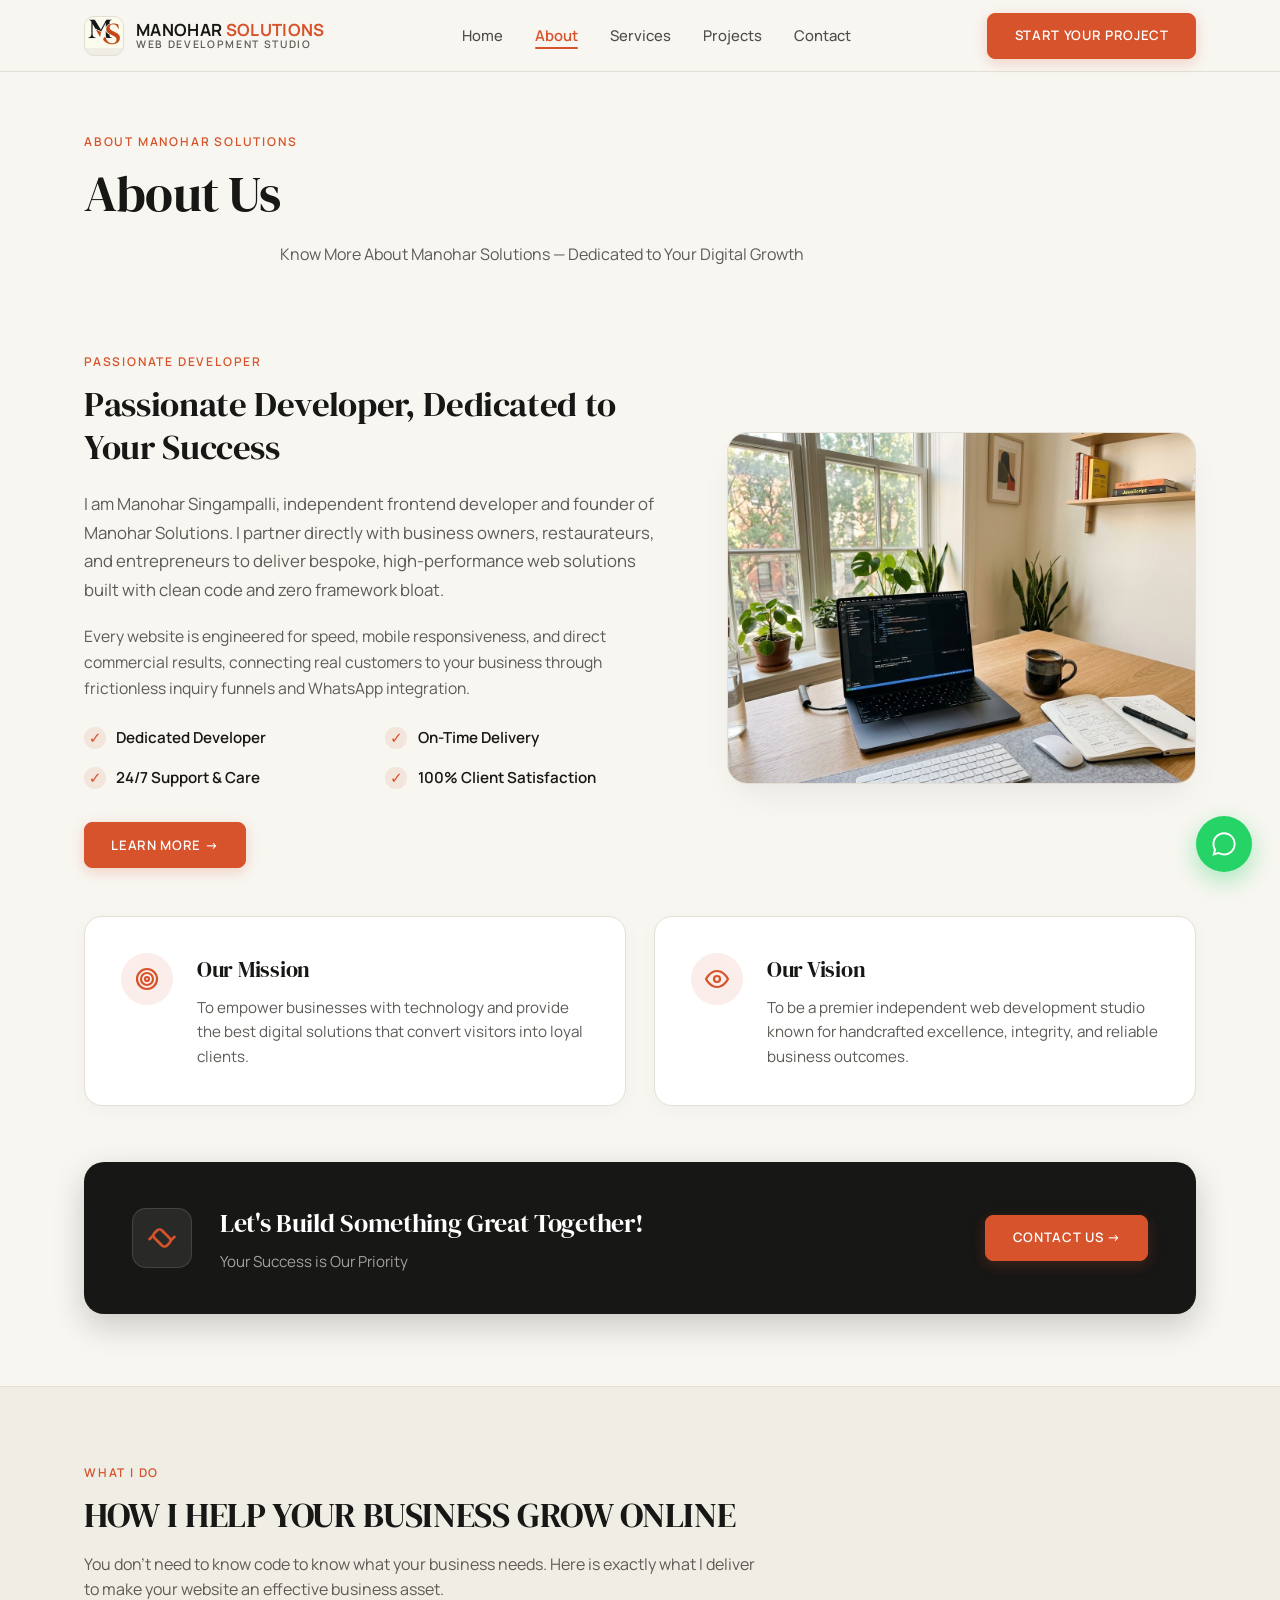
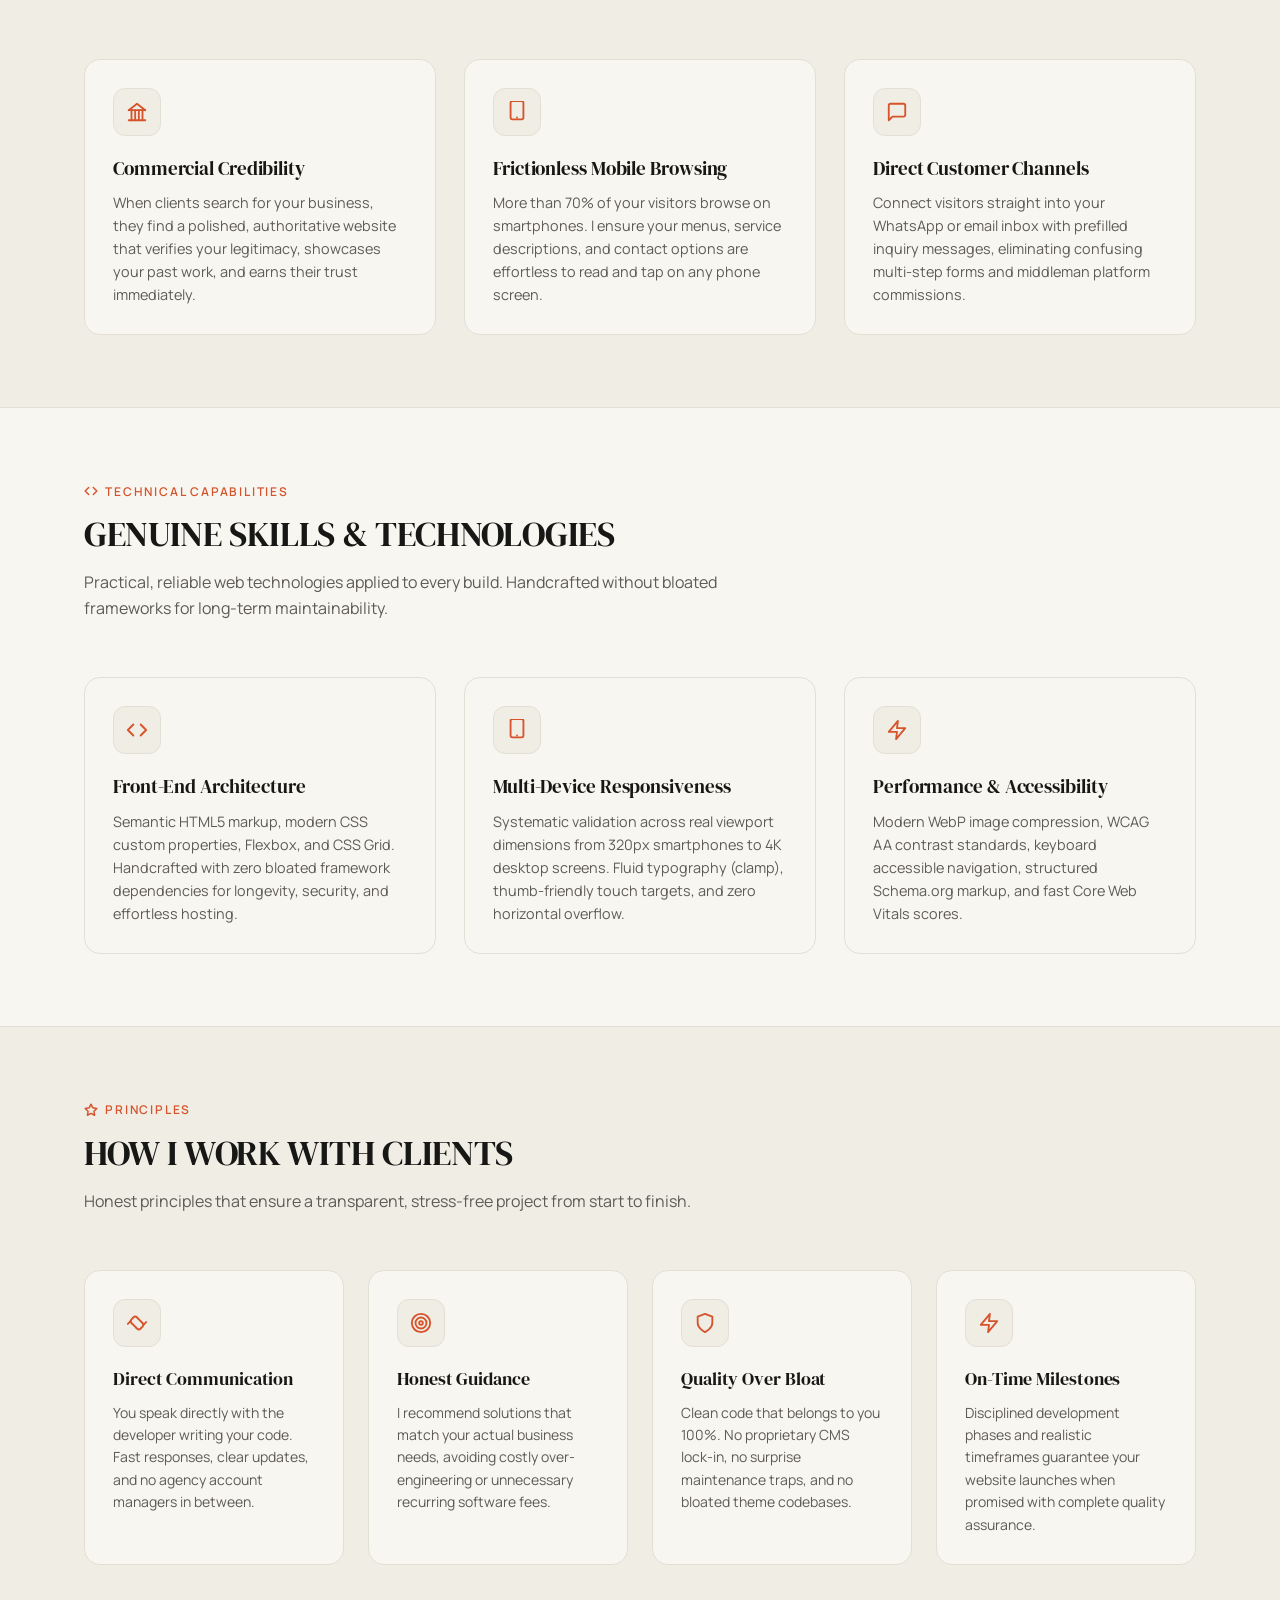
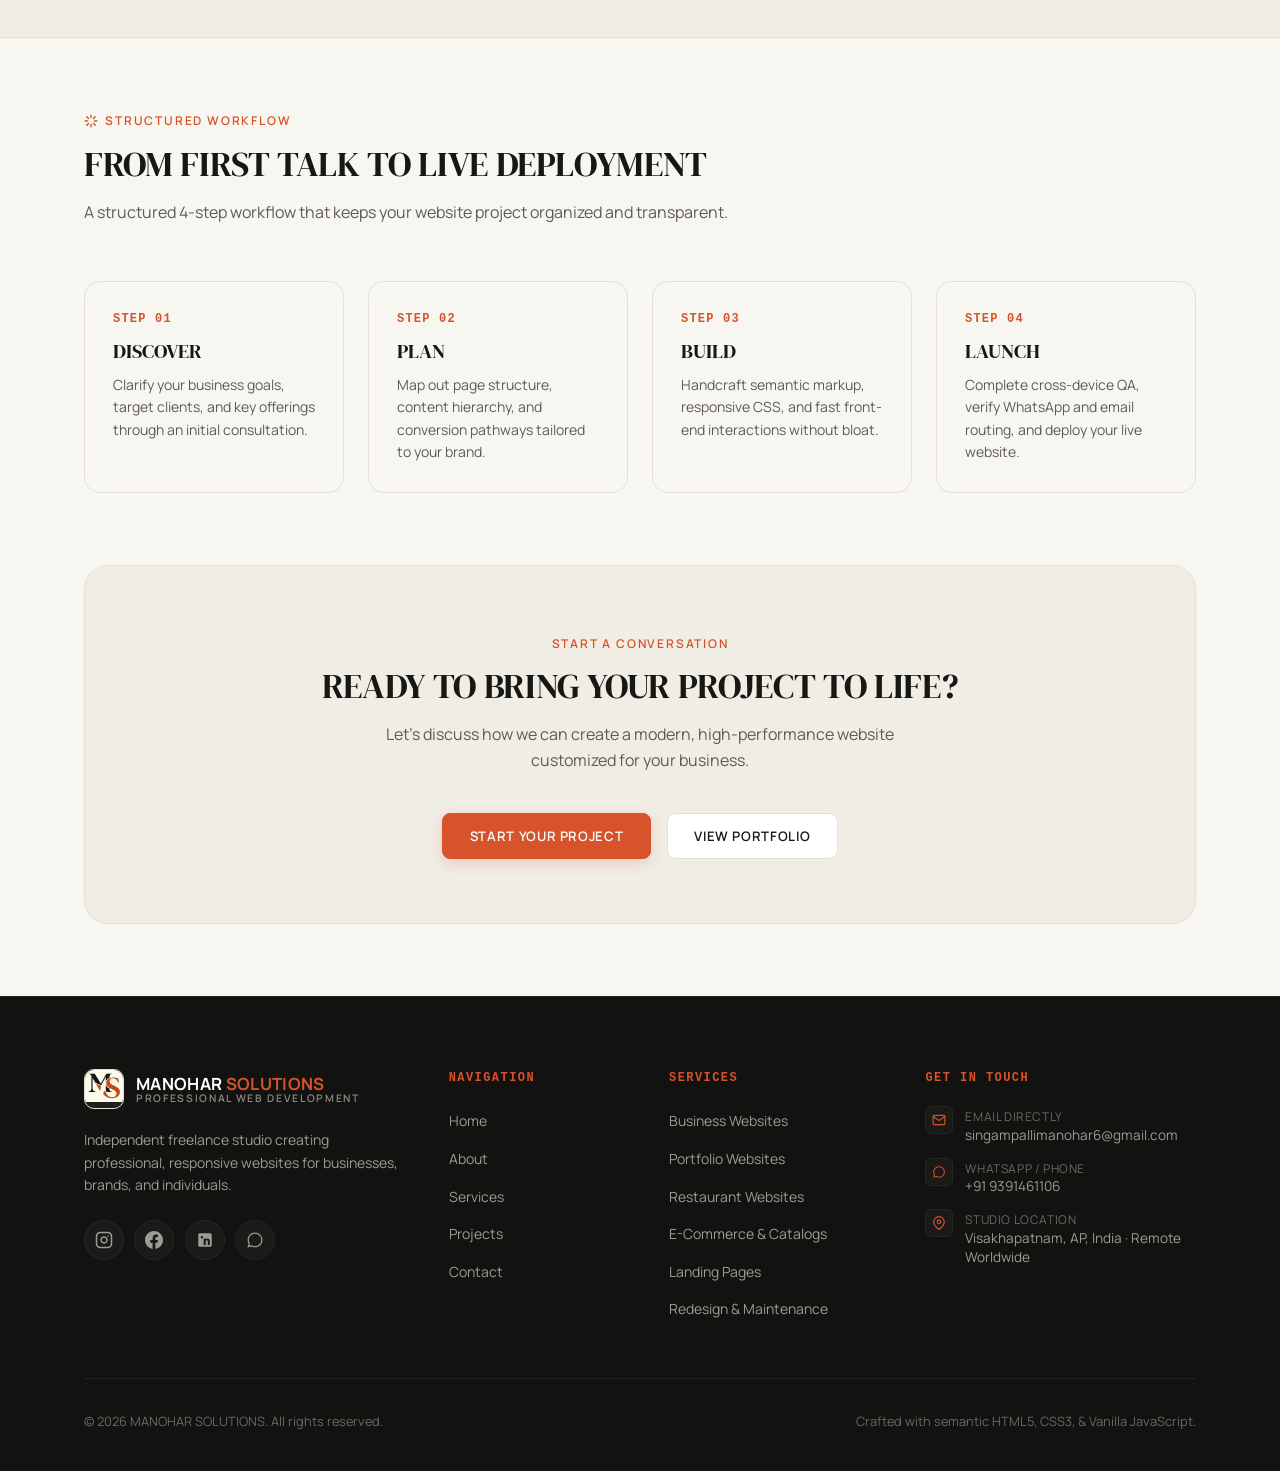
<file: about.html>
<!DOCTYPE html>
<html lang="en">
<head>
  <meta charset="utf-8"/>
  <meta content="width=device-width, initial-scale=1.0" name="viewport"/>
  <title>About | MANOHAR SOLUTIONS - Independent Web Development Studio</title>
  <meta content="Learn about MANOHAR SOLUTIONS: an independent web development practice founded by Manohar Singampalli. Creating handcrafted, responsive websites for business owners, restaurants, and creative professionals." name="description"/>
  <meta content="about MANOHAR SOLUTIONS, Manohar Singampalli, freelance web developer, modern web design, responsive development, clean front-end code, Andhra Pradesh web designer" name="keywords"/>
  <meta content="MANOHAR SOLUTIONS" name="author"/>
  <link href="assets/images/favicon.png" rel="icon" type="image/png"/>

  <!-- Google Fonts -->
  <link href="https://fonts.googleapis.com" rel="preconnect"/>
  <link crossorigin="" href="https://fonts.gstatic.com" rel="preconnect"/>
  <link href="https://fonts.googleapis.com/css2?family=DM+Serif+Display:ital@0;1&family=Manrope:wght@400;500;600;700;800&display=swap" rel="stylesheet"/>

  <!-- Custom Pure CSS -->
  <link href="css/style.css" rel="stylesheet"/>

  <!-- Canonical & Social Meta -->
  <link href="https://manoharsolutions.dev/about.html" rel="canonical"/>
  <meta content="website" property="og:type"/>
  <meta content="About | MANOHAR SOLUTIONS - Independent Web Development Studio" property="og:title"/>
  <meta content="Learn about MANOHAR SOLUTIONS: an independent web development practice founded by Manohar Singampalli. Creating handcrafted, responsive websites for business owners, restaurants, and creative professionals." property="og:description"/>
  <meta content="https://manoharsolutions.dev/assets/images/manohar_studio_workspace_1790489209515.jpg" property="og:image"/>
  <meta content="summary_large_image" name="twitter:card"/>
  <meta content="About | MANOHAR SOLUTIONS - Independent Web Development Studio" name="twitter:title"/>
  <meta content="Learn about MANOHAR SOLUTIONS: an independent web development practice founded by Manohar Singampalli. Creating handcrafted, responsive websites for business owners, restaurants, and creative professionals." name="twitter:description"/>
  <meta content="https://manoharsolutions.dev/assets/images/manohar_studio_workspace_1790489209515.jpg" name="twitter:image"/>

  <!-- Schema.org AboutPage Structured Data -->
  <script type="application/ld+json">
  {
    "@context": "https://schema.org",
    "@type": "AboutPage",
    "name": "About Manohar Solutions",
    "url": "https://manoharsolutions.dev/about.html",
    "mainEntity": {
      "@type": "Person",
      "name": "Manohar Singampalli",
      "jobTitle": "Freelance Web Developer & Studio Founder",
      "worksFor": {
        "@type": "ProfessionalService",
        "name": "Manohar Solutions",
        "url": "https://manoharsolutions.dev"
      },
      "sameAs": [
        "https://www.linkedin.com/in/singampallimanohar/",
        "https://www.instagram.com/manohar_solutions/",
        "https://www.facebook.com/manoharsolutions"
      ]
    }
  }
  </script>
</head>
<body>
  <!-- Skip to Main Content Link for Accessibility -->
  <a href="#main-content" class="skip-to-content">Skip to main content</a>

  <!-- Sticky Navigation -->
  <header class="site-header">
    <div class="container nav-container">
      <a aria-label="MANOHAR SOLUTIONS Homepage" class="brand-link" href="index.html">
        <div class="brand-monogram">
          <picture>
            <source srcset="assets/images/logo.webp" type="image/webp">
            <img alt="Manohar Solutions Monogram" src="assets/images/logo.webp" width="40" height="40" style="width: 100%; height: 100%; object-fit: cover;"/>
          </picture>
        </div>
        <div class="brand-text">
          <span class="brand-name">MANOHAR <span>SOLUTIONS</span></span>
          <span class="brand-sub">Web Development Studio</span>
        </div>
      </a>
      <nav aria-label="Main Navigation">
        <ul class="nav-links">
          <li class="nav-item"><a href="index.html">Home</a></li>
          <li class="nav-item active"><a href="about.html">About</a></li>
          <li class="nav-item"><a href="services.html">Services</a></li>
          <li class="nav-item"><a href="projects.html">Projects</a></li>
          <li class="nav-item"><a href="contact.html">Contact</a></li>
        </ul>
      </nav>
      <div class="nav-cta">
        <a class="btn btn-primary" href="contact.html">Start Your Project</a>
      </div>
      <button aria-expanded="false" aria-label="Open Navigation Menu" class="hamburger-btn" type="button">
        <svg fill="none" height="22" stroke="currentColor" stroke-linecap="round" stroke-linejoin="round" stroke-width="2.2" viewBox="0 0 24 24" width="22">
          <line x1="3" x2="21" y1="6" y2="6"></line>
          <line x1="3" x2="21" y1="12" y2="12"></line>
          <line x1="3" x2="21" y1="18" y2="18"></line>
        </svg>
      </button>
    </div>
  </header>

  <!-- Mobile Drawer -->
  <div aria-hidden="true" class="mobile-nav-drawer" role="dialog" aria-modal="true" aria-label="Navigation Menu">
    <div class="mobile-nav-content">
      <div class="mobile-nav-header">
        <span class="brand-name">MANOHAR <span>SOLUTIONS</span></span>
        <button aria-label="Close Navigation" class="close-drawer-btn" style="background:none; border:none; display:flex; align-items:center; justify-content:center; cursor:pointer; color:var(--text-charcoal); padding:0.25rem;" type="button">
          <svg fill="none" height="22" stroke="currentColor" stroke-linecap="round" stroke-linejoin="round" stroke-width="2.2" viewBox="0 0 24 24" width="22">
            <line x1="18" x2="6" y1="6" y2="18"></line>
            <line x1="6" x2="18" y1="6" y2="18"></line>
          </svg>
        </button>
      </div>
      <ul class="mobile-nav-links">
        <li><a href="index.html">Home <span>→</span></a></li>
        <li class="active"><a href="about.html">About <span>→</span></a></li>
        <li><a href="services.html">Services <span>→</span></a></li>
        <li><a href="projects.html">Projects <span>→</span></a></li>
        <li><a href="contact.html">Contact <span>→</span></a></li>
      </ul>
      <div style="margin-top:auto;">
        <a class="btn btn-primary" href="contact.html" style="width:100%;">Start Your Project</a>
      </div>
    </div>
  </div>

  <main id="main-content">
    <!-- Page Hero -->
    <section class="page-hero" aria-label="About Page Hero">
      <div class="container text-center">
        <span class="eyebrow">ABOUT MANOHAR SOLUTIONS</span>
        <h1 class="headline-xl">About Us</h1>
        <p class="subheadline" style="max-width: 720px; margin: 0 auto;">
          Know More About Manohar Solutions — Dedicated to Your Digital Growth
        </p>
      </div>
    </section>

    <!-- Developer Introduction & Workspace Photography (Two-Column Layout matching Reference) -->
    <section class="section" style="padding-top: 1rem;" aria-label="Developer Story">
      <div class="container">
        <div class="about-hero-intro-grid">
          <div>
            <span class="eyebrow">PASSIONATE DEVELOPER</span>
            <h2 class="headline-lg" style="margin-bottom: 1.25rem;">Passionate Developer, Dedicated to Your Success</h2>
            <p style="color: var(--text-muted); font-size: 1.05rem; line-height: 1.7; margin-bottom: 1.25rem;">
              I am Manohar Singampalli, independent frontend developer and founder of Manohar Solutions. I partner directly with business owners, restaurateurs, and entrepreneurs to deliver bespoke, high-performance web solutions built with clean code and zero framework bloat.
            </p>
            <p style="color: var(--text-muted); font-size: 0.98rem; line-height: 1.65; margin-bottom: 1.5rem;">
              Every website is engineered for speed, mobile responsiveness, and direct commercial results, connecting real customers to your business through frictionless inquiry funnels and WhatsApp integration.
            </p>
            <ul class="about-checklist">
              <li class="about-checklist-item">
                <span class="about-check-icon">&#10003;</span>
                <span>Dedicated Developer</span>
              </li>
              <li class="about-checklist-item">
                <span class="about-check-icon">&#10003;</span>
                <span>On-Time Delivery</span>
              </li>
              <li class="about-checklist-item">
                <span class="about-check-icon">&#10003;</span>
                <span>24/7 Support &amp; Care</span>
              </li>
              <li class="about-checklist-item">
                <span class="about-check-icon">&#10003;</span>
                <span>100% Client Satisfaction</span>
              </li>
            </ul>
            <div>
              <a href="services.html" class="btn btn-primary">Learn More &rarr;</a>
            </div>
          </div>

          <!-- Workspace Photograph with WebP support -->
          <div style="border-radius: 20px; overflow: hidden; border: 1px solid var(--border-stone); aspect-ratio: 4 / 3; background: var(--bg-stone); box-shadow: 0 16px 36px -10px rgba(20, 20, 19, 0.08);">
            <picture>
              <source srcset="assets/images/manohar_studio_workspace_1790489209515.jpg" type="image/jpeg">
              <img alt="Manohar Solutions studio workspace and development environment" src="assets/images/manohar_studio_workspace_1790489209515.jpg" style="width: 100%; height: 100%; object-fit: cover; object-position: center;" loading="eager" width="1200" height="896"/>
            </picture>
          </div>
        </div>

        <!-- Mission & Vision Cards matching Reference Image -->
        <div class="mission-vision-grid" role="region" aria-label="Our Mission and Vision">
          <div class="mv-card">
            <div class="mv-icon-box">
              <svg width="24" height="24" viewBox="0 0 24 24" fill="none" stroke="currentColor" stroke-width="2.2" stroke-linecap="round" stroke-linejoin="round"><circle cx="12" cy="12" r="10"></circle><circle cx="12" cy="12" r="6"></circle><circle cx="12" cy="12" r="2"></circle></svg>
            </div>
            <div class="mv-content">
              <h3>Our Mission</h3>
              <p>To empower businesses with technology and provide the best digital solutions that convert visitors into loyal clients.</p>
            </div>
          </div>
          <div class="mv-card">
            <div class="mv-icon-box">
              <svg width="24" height="24" viewBox="0 0 24 24" fill="none" stroke="currentColor" stroke-width="2.2" stroke-linecap="round" stroke-linejoin="round"><path d="M1 12s4-8 11-8 11 8 11 8-4 8-11 8-11-8-11-8z"></path><circle cx="12" cy="12" r="3"></circle></svg>
            </div>
            <div class="mv-content">
              <h3>Our Vision</h3>
              <p>To be a premier independent web development studio known for handcrafted excellence, integrity, and reliable business outcomes.</p>
            </div>
          </div>
        </div>

        <!-- Let's Build Something Great Together CTA Strip matching Reference Image -->
        <div class="cta-banner-strip">
          <div class="cta-banner-left">
            <div class="cta-banner-icon">
              <svg width="30" height="30" viewBox="0 0 24 24" fill="none" stroke="currentColor" stroke-width="2" stroke-linecap="round" stroke-linejoin="round"><path d="M11 17l-5-5a2.83 2.83 0 0 1 0-4l2-2a2.83 2.83 0 0 1 4 0l1 1"></path><path d="M13 7l5 5a2.83 2.83 0 0 1 0 4l-2 2a2.83 2.83 0 0 1-4 0l-1-1"></path><path d="M2 13l3-3"></path><path d="M22 11l-3 3"></path></svg>
            </div>
            <div class="cta-banner-text">
              <h3>Let's Build Something Great Together!</h3>
              <p>Your Success is Our Priority</p>
            </div>
          </div>
          <a href="contact.html" class="btn btn-primary" style="white-space: nowrap;">Contact Us &rarr;</a>
        </div>
      </div>
    </section>

    <!-- What Manohar Solutions Does (Plain Language for Business Owners) -->
    <section class="section section-stone" aria-label="What Manohar Solutions Does">
      <div class="container">
        <div class="section-header" style="max-width: 760px;">
          <span class="eyebrow">WHAT I DO</span>
          <h2 class="headline-lg">HOW I HELP YOUR BUSINESS GROW ONLINE</h2>
          <p class="subheadline">
            You don't need to know code to know what your business needs. Here is exactly what I deliver to make your website an effective business asset.
          </p>
        </div>
        <div class="grid-3">
          <div class="feature-card">
            <div class="card-icon">
              <svg fill="none" height="22" stroke="currentColor" stroke-linecap="round" stroke-linejoin="round" stroke-width="2" viewBox="0 0 24 24" width="22">
                <line x1="3" y1="21" x2="21" y2="21"></line>
                <line x1="3" y1="10" x2="21" y2="10"></line>
                <polyline points="3 10 12 3 21 10"></polyline>
                <line x1="6" y1="10" x2="6" y2="21"></line>
                <line x1="10" y1="10" x2="10" y2="21"></line>
                <line x1="14" y1="10" x2="14" y2="21"></line>
                <line x1="18" y1="10" x2="18" y2="21"></line>
              </svg>
            </div>
            <h3 class="headline-md" style="font-size: 1.2rem;">Commercial Credibility</h3>
            <p style="color: var(--text-muted); font-size: 0.9rem; line-height: 1.6;">
              When clients search for your business, they find a polished, authoritative website that verifies your legitimacy, showcases your past work, and earns their trust immediately.
            </p>
          </div>
          <div class="feature-card">
            <div class="card-icon">
              <svg fill="none" height="22" stroke="currentColor" stroke-linecap="round" stroke-linejoin="round" stroke-width="2" viewBox="0 0 24 24" width="22">
                <rect height="20" rx="2" ry="2" width="14" x="5"></rect>
                <line x1="12" y1="18" x2="12.01" y2="18"></line>
              </svg>
            </div>
            <h3 class="headline-md" style="font-size: 1.2rem;">Frictionless Mobile Browsing</h3>
            <p style="color: var(--text-muted); font-size: 0.9rem; line-height: 1.6;">
              More than 70% of your visitors browse on smartphones. I ensure your menus, service descriptions, and contact options are effortless to read and tap on any phone screen.
            </p>
          </div>
          <div class="feature-card">
            <div class="card-icon">
              <svg fill="none" height="22" stroke="currentColor" stroke-linecap="round" stroke-linejoin="round" stroke-width="2" viewBox="0 0 24 24" width="22">
                <path d="M21 15a2 2 0 0 1-2 2H7l-4 4V5a2 2 0 0 1 2-2h14a2 2 0 0 1 2 2z"></path>
              </svg>
            </div>
            <h3 class="headline-md" style="font-size: 1.2rem;">Direct Customer Channels</h3>
            <p style="color: var(--text-muted); font-size: 0.9rem; line-height: 1.6;">
              Connect visitors straight into your WhatsApp or email inbox with prefilled inquiry messages, eliminating confusing multi-step forms and middleman platform commissions.
            </p>
          </div>
        </div>
      </div>
    </section>

    <!-- Genuine Skills & Technologies -->
    <section class="section" aria-label="Skills and Technologies">
      <div class="container">
        <div class="section-header">
          <span class="eyebrow">
            <svg fill="none" height="14" stroke="currentColor" stroke-linecap="round" stroke-linejoin="round" stroke-width="2.5" viewBox="0 0 24 24" width="14"><polyline points="16 18 22 12 16 6"></polyline><polyline points="8 6 2 12 8 18"></polyline></svg>
            TECHNICAL CAPABILITIES
          </span>
          <h2 class="headline-lg">GENUINE SKILLS &amp; TECHNOLOGIES</h2>
          <p class="subheadline">Practical, reliable web technologies applied to every build. Handcrafted without bloated frameworks for long-term maintainability.</p>
        </div>
        <div class="grid-3">
          <div class="feature-card">
            <div class="card-icon">
              <svg fill="none" height="22" stroke="currentColor" stroke-linecap="round" stroke-linejoin="round" stroke-width="2" viewBox="0 0 24 24" width="22">
                <polyline points="16 18 22 12 16 6"></polyline>
                <polyline points="8 6 2 12 8 18"></polyline>
              </svg>
            </div>
            <h3 class="headline-md" style="font-size: 1.2rem;">Front-End Architecture</h3>
            <p style="color: var(--text-muted); font-size: 0.9rem; line-height: 1.6;">
              Semantic HTML5 markup, modern CSS custom properties, Flexbox, and CSS Grid. Handcrafted with zero bloated framework dependencies for longevity, security, and effortless hosting.
            </p>
          </div>
          <div class="feature-card">
            <div class="card-icon">
              <svg fill="none" height="22" stroke="currentColor" stroke-linecap="round" stroke-linejoin="round" stroke-width="2" viewBox="0 0 24 24" width="22">
                <rect height="20" rx="2" ry="2" width="14" x="5"></rect>
                <line x1="12" y1="18" x2="12.01" y2="18"></line>
              </svg>
            </div>
            <h3 class="headline-md" style="font-size: 1.2rem;">Multi-Device Responsiveness</h3>
            <p style="color: var(--text-muted); font-size: 0.9rem; line-height: 1.6;">
              Systematic validation across real viewport dimensions from 320px smartphones to 4K desktop screens. Fluid typography (clamp), thumb-friendly touch targets, and zero horizontal overflow.
            </p>
          </div>
          <div class="feature-card">
            <div class="card-icon">
              <svg fill="none" height="22" stroke="currentColor" stroke-linecap="round" stroke-linejoin="round" stroke-width="2" viewBox="0 0 24 24" width="22">
                <polygon points="13 2 3 14 12 14 11 22 21 10 12 10 13 2"></polygon>
              </svg>
            </div>
            <h3 class="headline-md" style="font-size: 1.2rem;">Performance &amp; Accessibility</h3>
            <p style="color: var(--text-muted); font-size: 0.9rem; line-height: 1.6;">
              Modern WebP image compression, WCAG AA contrast standards, keyboard accessible navigation, structured Schema.org markup, and fast Core Web Vitals scores.
            </p>
          </div>
        </div>
      </div>
    </section>

    <!-- Working Principles -->
    <section class="section section-stone" aria-label="Working Principles">
      <div class="container">
        <div class="section-header">
          <span class="eyebrow">
            <svg fill="none" height="14" stroke="currentColor" stroke-linecap="round" stroke-linejoin="round" stroke-width="2.5" viewBox="0 0 24 24" width="14"><polygon points="12 2 15.09 8.26 22 9.27 17 14.14 18.18 21.02 12 17.77 5.82 21.02 7 14.14 2 9.27 8.91 8.26 12 2"></polygon></svg>
            PRINCIPLES
          </span>
          <h2 class="headline-lg">HOW I WORK WITH CLIENTS</h2>
          <p class="subheadline">Honest principles that ensure a transparent, stress-free project from start to finish.</p>
        </div>
        <div class="grid-4">
          <div class="feature-card">
            <div class="card-icon">
              <svg fill="none" height="22" stroke="currentColor" stroke-linecap="round" stroke-linejoin="round" stroke-width="2" viewBox="0 0 24 24" width="22">
                <path d="M11 17l-5-5a2.83 2.83 0 0 1 0-4l2-2a2.83 2.83 0 0 1 4 0l1 1"></path>
                <path d="M13 7l5 5a2.83 2.83 0 0 1 0 4l-2 2a2.83 2.83 0 0 1-4 0l-1-1"></path>
                <path d="M2 13l3-3"></path>
                <path d="M22 11l-3 3"></path>
              </svg>
            </div>
            <h3 class="headline-md" style="font-size: 1.15rem;">Direct Communication</h3>
            <p style="color: var(--text-muted); font-size: 0.875rem;">
              You speak directly with the developer writing your code. Fast responses, clear updates, and no agency account managers in between.
            </p>
          </div>
          <div class="feature-card">
            <div class="card-icon">
              <svg fill="none" height="22" stroke="currentColor" stroke-linecap="round" stroke-linejoin="round" stroke-width="2" viewBox="0 0 24 24" width="22">
                <circle cx="12" cy="12" r="10"></circle>
                <circle cx="12" cy="12" r="6"></circle>
                <circle cx="12" cy="12" r="2"></circle>
              </svg>
            </div>
            <h3 class="headline-md" style="font-size: 1.15rem;">Honest Guidance</h3>
            <p style="color: var(--text-muted); font-size: 0.875rem;">
              I recommend solutions that match your actual business needs, avoiding costly over-engineering or unnecessary recurring software fees.
            </p>
          </div>
          <div class="feature-card">
            <div class="card-icon">
              <svg fill="none" height="22" stroke="currentColor" stroke-linecap="round" stroke-linejoin="round" stroke-width="2" viewBox="0 0 24 24" width="22">
                <path d="M12 22s8-4 8-10V5l-8-3-8 3v7c0 6 8 10 8 10z"></path>
              </svg>
            </div>
            <h3 class="headline-md" style="font-size: 1.15rem;">Quality Over Bloat</h3>
            <p style="color: var(--text-muted); font-size: 0.875rem;">
              Clean code that belongs to you 100%. No proprietary CMS lock-in, no surprise maintenance traps, and no bloated theme codebases.
            </p>
          </div>
          <div class="feature-card">
            <div class="card-icon">
              <svg fill="none" height="22" stroke="currentColor" stroke-linecap="round" stroke-linejoin="round" stroke-width="2" viewBox="0 0 24 24" width="22">
                <polygon points="13 2 3 14 12 14 11 22 21 10 12 10 13 2"></polygon>
              </svg>
            </div>
            <h3 class="headline-md" style="font-size: 1.15rem;">On-Time Milestones</h3>
            <p style="color: var(--text-muted); font-size: 0.875rem;">
              Disciplined development phases and realistic timeframes guarantee your website launches when promised with complete quality assurance.
            </p>
          </div>
        </div>
      </div>
    </section>

    <!-- Development Process -->
    <section class="section" aria-label="Development Process">
      <div class="container">
        <div class="section-header">
          <span class="eyebrow">
            <svg fill="none" height="14" stroke="currentColor" stroke-linecap="round" stroke-linejoin="round" stroke-width="2.5" viewBox="0 0 24 24" width="14"><path d="M12 2v4M12 18v4M4.93 4.93l2.83 2.83M16.24 16.24l2.83 2.83M2 12h4M18 12h4M4.93 19.07l2.83-2.83M16.24 7.76l2.83-2.83"></path></svg>
            STRUCTURED WORKFLOW
          </span>
          <h2 class="headline-lg">FROM FIRST TALK TO LIVE DEPLOYMENT</h2>
          <p class="subheadline">A structured 4-step workflow that keeps your website project organized and transparent.</p>
        </div>
        <div class="grid-4">
          <div class="process-step">
            <span class="step-badge">STEP 01</span>
            <h3 class="headline-md" style="font-size:1.25rem;">DISCOVER</h3>
            <p style="color:var(--text-muted); font-size:0.875rem;">Clarify your business goals, target clients, and key offerings through an initial consultation.</p>
          </div>
          <div class="process-step">
            <span class="step-badge">STEP 02</span>
            <h3 class="headline-md" style="font-size:1.25rem;">PLAN</h3>
            <p style="color:var(--text-muted); font-size:0.875rem;">Map out page structure, content hierarchy, and conversion pathways tailored to your brand.</p>
          </div>
          <div class="process-step">
            <span class="step-badge">STEP 03</span>
            <h3 class="headline-md" style="font-size:1.25rem;">BUILD</h3>
            <p style="color:var(--text-muted); font-size:0.875rem;">Handcraft semantic markup, responsive CSS, and fast front-end interactions without bloat.</p>
          </div>
          <div class="process-step">
            <span class="step-badge">STEP 04</span>
            <h3 class="headline-md" style="font-size:1.25rem;">LAUNCH</h3>
            <p style="color:var(--text-muted); font-size:0.875rem;">Complete cross-device QA, verify WhatsApp and email routing, and deploy your live website.</p>
          </div>
        </div>
      </div>
    </section>

    <!-- Final CTA -->
    <section class="section" style="padding-top: 0;">
      <div class="container">
        <div class="cta-banner">
          <span class="eyebrow">START A CONVERSATION</span>
          <h2 class="headline-lg">READY TO BRING YOUR PROJECT TO LIFE?</h2>
          <p class="subheadline" style="margin: 0 auto 2.5rem; max-width: 520px;">
            Let's discuss how we can create a modern, high-performance website customized for your business.
          </p>
          <div style="display: flex; justify-content: center; gap: 1rem; flex-wrap: wrap;">
            <a class="btn btn-primary" href="contact.html">Start Your Project</a>
            <a class="btn btn-white" href="projects.html">View Portfolio</a>
          </div>
        </div>
      </div>
    </section>
  </main>

  <!-- Global Footer -->
  <footer class="site-footer">
    <div class="container">
      <div class="footer-grid">
        <!-- Col 1: Brand & Social Icons -->
        <div class="footer-col">
          <div class="brand-link" style="margin-bottom: 1.25rem;">
            <div class="brand-monogram" style="background:#1F1F1D;">
              <picture>
                <source srcset="assets/images/logo.webp" type="image/webp">
                <img alt="Manohar Solutions Monogram" src="assets/images/logo.webp" width="40" height="40" style="width: 100%; height: 100%; object-fit: cover;"/>
              </picture>
            </div>
            <div class="brand-text">
              <span class="brand-name" style="color:#FFF;">MANOHAR <span>SOLUTIONS</span></span>
              <span class="brand-sub" style="color:#8E8A83;">Professional Web Development</span>
            </div>
          </div>
          <p style="color:#9E9B94; font-size:0.875rem; max-width:340px; line-height:1.6; margin-bottom: 1.25rem;">
            Independent freelance studio creating professional, responsive websites for businesses, brands, and individuals.
          </p>
          <div class="footer-socials">
            <a aria-label="Instagram" class="social-circle" href="https://www.instagram.com/manohar_solutions/" rel="noopener noreferrer" target="_blank">
              <svg fill="none" stroke="currentColor" stroke-linecap="round" stroke-linejoin="round" stroke-width="2" viewBox="0 0 24 24">
                <rect height="20" rx="5" ry="5" width="20" x="2" y="2"></rect>
                <path d="M16 11.37A4 4 0 1 1 12.63 8 4 4 0 0 1 16 11.37z"></path>
                <line x1="17.5" x2="17.51" y1="6.5" y2="6.5"></line>
              </svg>
            </a>
            <a aria-label="Facebook" class="social-circle" href="https://www.facebook.com/manoharsolutions" rel="noopener noreferrer" target="_blank">
              <svg fill="currentColor" viewBox="0 0 24 24">
                <path d="M24 12.073c0-6.627-5.373-12-12-12s-12 5.373-12 12c0 5.99 4.388 10.954 10.125 11.854v-8.385H7.078v-3.47h3.047V9.43c0-3.007 1.792-4.669 4.533-4.669 1.312 0 2.686.235 2.686.235v2.953H15.83c-1.491 0-1.956.925-1.956 1.874v2.25h3.328l-.532 3.47h-2.796v8.385C19.612 23.027 24 18.062 24 12.073z"></path>
              </svg>
            </a>
            <a aria-label="LinkedIn" class="social-circle" href="https://www.linkedin.com/in/singampallimanohar/" rel="noopener noreferrer" target="_blank">
              <svg fill="currentColor" viewBox="0 0 24 24">
                <path d="M19 3a2 2 0 0 1 2 2v14a2 2 0 0 1-2 2H5a2 2 0 0 1-2-2V5a2 2 0 0 1 2-2h14m-.5 15.5v-5.3a3.26 3.26 0 0 0-3.26-3.26c-.85 0-1.84.52-2.28 1.3v-1.11h-2.79v8.37h2.79v-4.93c0-.77.62-1.4 1.39-1.4a1.4 1.4 0 0 1 1.4 1.4v4.93h2.75M6.46 10.9h2.79v8.37H6.46v-8.37M7.86 6.72a1.62 1.62 0 1 0 0 3.24 1.62 1.62 0 0 0 0-3.24z"></path>
              </svg>
            </a>
            <a aria-label="Chat on WhatsApp" class="social-circle" href="https://wa.me/919391461106" rel="noopener noreferrer" target="_blank">
              <svg fill="currentColor" viewBox="0 0 24 24">
                <path d="M12.04 2C6.58 2 2.13 6.45 2.13 11.91C2.13 13.66 2.59 15.36 3.45 16.86L2.05 22L7.3 20.62C8.75 21.41 10.38 21.83 12.04 21.83C17.5 21.83 21.95 17.38 21.95 11.92C21.95 9.27 20.92 6.78 19.05 4.91C17.18 3.03 14.69 2 12.04 2M12.05 3.67C14.25 3.67 16.31 4.53 17.87 6.09C19.42 7.65 20.28 9.72 20.28 11.92C20.28 16.46 16.58 20.15 12.04 20.15C10.56 20.15 9.11 19.76 7.85 19L7.55 18.83L4.43 19.65L5.26 16.61L5.06 16.29C4.24 14.99 3.8 13.47 3.8 11.91C3.81 7.37 7.5 3.67 12.05 3.67Z"></path>
              </svg>
            </a>
          </div>
        </div>
        <!-- Col 2: Navigation Links -->
        <div class="footer-col">
          <h4>NAVIGATION</h4>
          <ul class="footer-links">
            <li><a href="index.html">Home</a></li>
            <li><a href="about.html">About</a></li>
            <li><a href="services.html">Services</a></li>
            <li><a href="projects.html">Projects</a></li>
            <li><a href="contact.html">Contact</a></li>
          </ul>
        </div>
        <!-- Col 3: Services -->
        <div class="footer-col">
          <h4>SERVICES</h4>
          <ul class="footer-links">
            <li><a href="services.html">Business Websites</a></li>
            <li><a href="services.html">Portfolio Websites</a></li>
            <li><a href="services.html">Restaurant Websites</a></li>
            <li><a href="services.html">E-Commerce &amp; Catalogs</a></li>
            <li><a href="services.html">Landing Pages</a></li>
            <li><a href="services.html">Redesign &amp; Maintenance</a></li>
          </ul>
        </div>
        <!-- Col 4: Contact Details -->
        <div class="footer-col">
          <h4>GET IN TOUCH</h4>
          <ul class="footer-contact-list">
            <li class="footer-contact-item">
              <span class="footer-contact-icon">
                <svg fill="none" stroke="currentColor" stroke-linecap="round" stroke-linejoin="round" stroke-width="2" viewBox="0 0 24 24">
                  <path d="M4 4h16c1.1 0 2 .9 2 2v12c0 1.1-.9 2-2 2H4c-1.1 0-2-.9-2-2V6c0-1.1.9-2 2-2z"></path>
                  <polyline points="22,6 12,13 2,6"></polyline>
                </svg>
              </span>
              <div>
                <span style="font-size:0.75rem; color:#6C6963; text-transform:uppercase; letter-spacing:0.05em; display:block;">Email Directly</span>
                <a href="mailto:singampallimanohar6@gmail.com">singampallimanohar6@gmail.com</a>
              </div>
            </li>
            <li class="footer-contact-item">
              <span class="footer-contact-icon">
                <svg fill="currentColor" viewBox="0 0 24 24">
                  <path d="M12.04 2C6.58 2 2.13 6.45 2.13 11.91C2.13 13.66 2.59 15.36 3.45 16.86L2.05 22L7.3 20.62C8.75 21.41 10.38 21.83 12.04 21.83C17.5 21.83 21.95 17.38 21.95 11.92C21.95 9.27 20.92 6.78 19.05 4.91C17.18 3.03 14.69 2 12.04 2M12.05 3.67C14.25 3.67 16.31 4.53 17.87 6.09C19.42 7.65 20.28 9.72 20.28 11.92C20.28 16.46 16.58 20.15 12.04 20.15C10.56 20.15 9.11 19.76 7.85 19L7.55 18.83L4.43 19.65L5.26 16.61L5.06 16.29C4.24 14.99 3.8 13.47 3.8 11.91C3.81 7.37 7.5 3.67 12.05 3.67Z"></path>
                </svg>
              </span>
              <div>
                <span style="font-size:0.75rem; color:#6C6963; text-transform:uppercase; letter-spacing:0.05em; display:block;">WhatsApp / Phone</span>
                <a href="https://wa.me/919391461106" rel="noopener noreferrer" target="_blank">+91 9391461106</a>
              </div>
            </li>
            <li class="footer-contact-item">
              <span class="footer-contact-icon">
                <svg fill="none" stroke="currentColor" stroke-linecap="round" stroke-linejoin="round" stroke-width="2" viewBox="0 0 24 24">
                  <path d="M21 10c0 7-9 13-9 13s-9-6-9-13a9 9 0 0 1 18 0z"></path>
                  <circle cx="12" cy="10" r="3"></circle>
                </svg>
              </span>
              <div>
                <span style="font-size:0.75rem; color:#6C6963; text-transform:uppercase; letter-spacing:0.05em; display:block;">Studio Location</span>
                <span>Visakhapatnam, AP, India · Remote Worldwide</span>
              </div>
            </li>
          </ul>
        </div>
      </div>
      <div class="footer-bottom">
        <span>© 2026 MANOHAR SOLUTIONS. All rights reserved.</span>
        <span>Crafted with semantic HTML5, CSS3, &amp; Vanilla JavaScript.</span>
      </div>
    </div>
  </footer>

  <!-- Floating WhatsApp CTA Button -->
  <a aria-label="Chat on WhatsApp (+91 9391461106)" class="whatsapp-floating" href="https://wa.me/919391461106?text=Hello%20MANOHAR%20SOLUTIONS%2C%20I%20would%20like%20to%20discuss%20a%20website%20project." rel="noopener noreferrer" target="_blank">
    <svg fill="currentColor" height="28" viewBox="0 0 24 24" width="28">
      <path d="M12.04 2C6.58 2 2.13 6.45 2.13 11.91C2.13 13.66 2.59 15.36 3.45 16.86L2.05 22L7.3 20.62C8.75 21.41 10.38 21.83 12.04 21.83C17.5 21.83 21.95 17.38 21.95 11.92C21.95 9.27 20.92 6.78 19.05 4.91C17.18 3.03 14.69 2 12.04 2M12.05 3.67C14.25 3.67 16.31 4.53 17.87 6.09C19.42 7.65 20.28 9.72 20.28 11.92C20.28 16.46 16.58 20.15 12.04 20.15C10.56 20.15 9.11 19.76 7.85 19L7.55 18.83L4.43 19.65L5.26 16.61L5.06 16.29C4.24 14.99 3.8 13.47 3.8 11.91C3.81 7.37 7.5 3.67 12.05 3.67Z"></path>
    </svg>
  </a>

  <!-- Core Script -->
  <script src="js/script.js"></script>
</body>
</html>
</file>
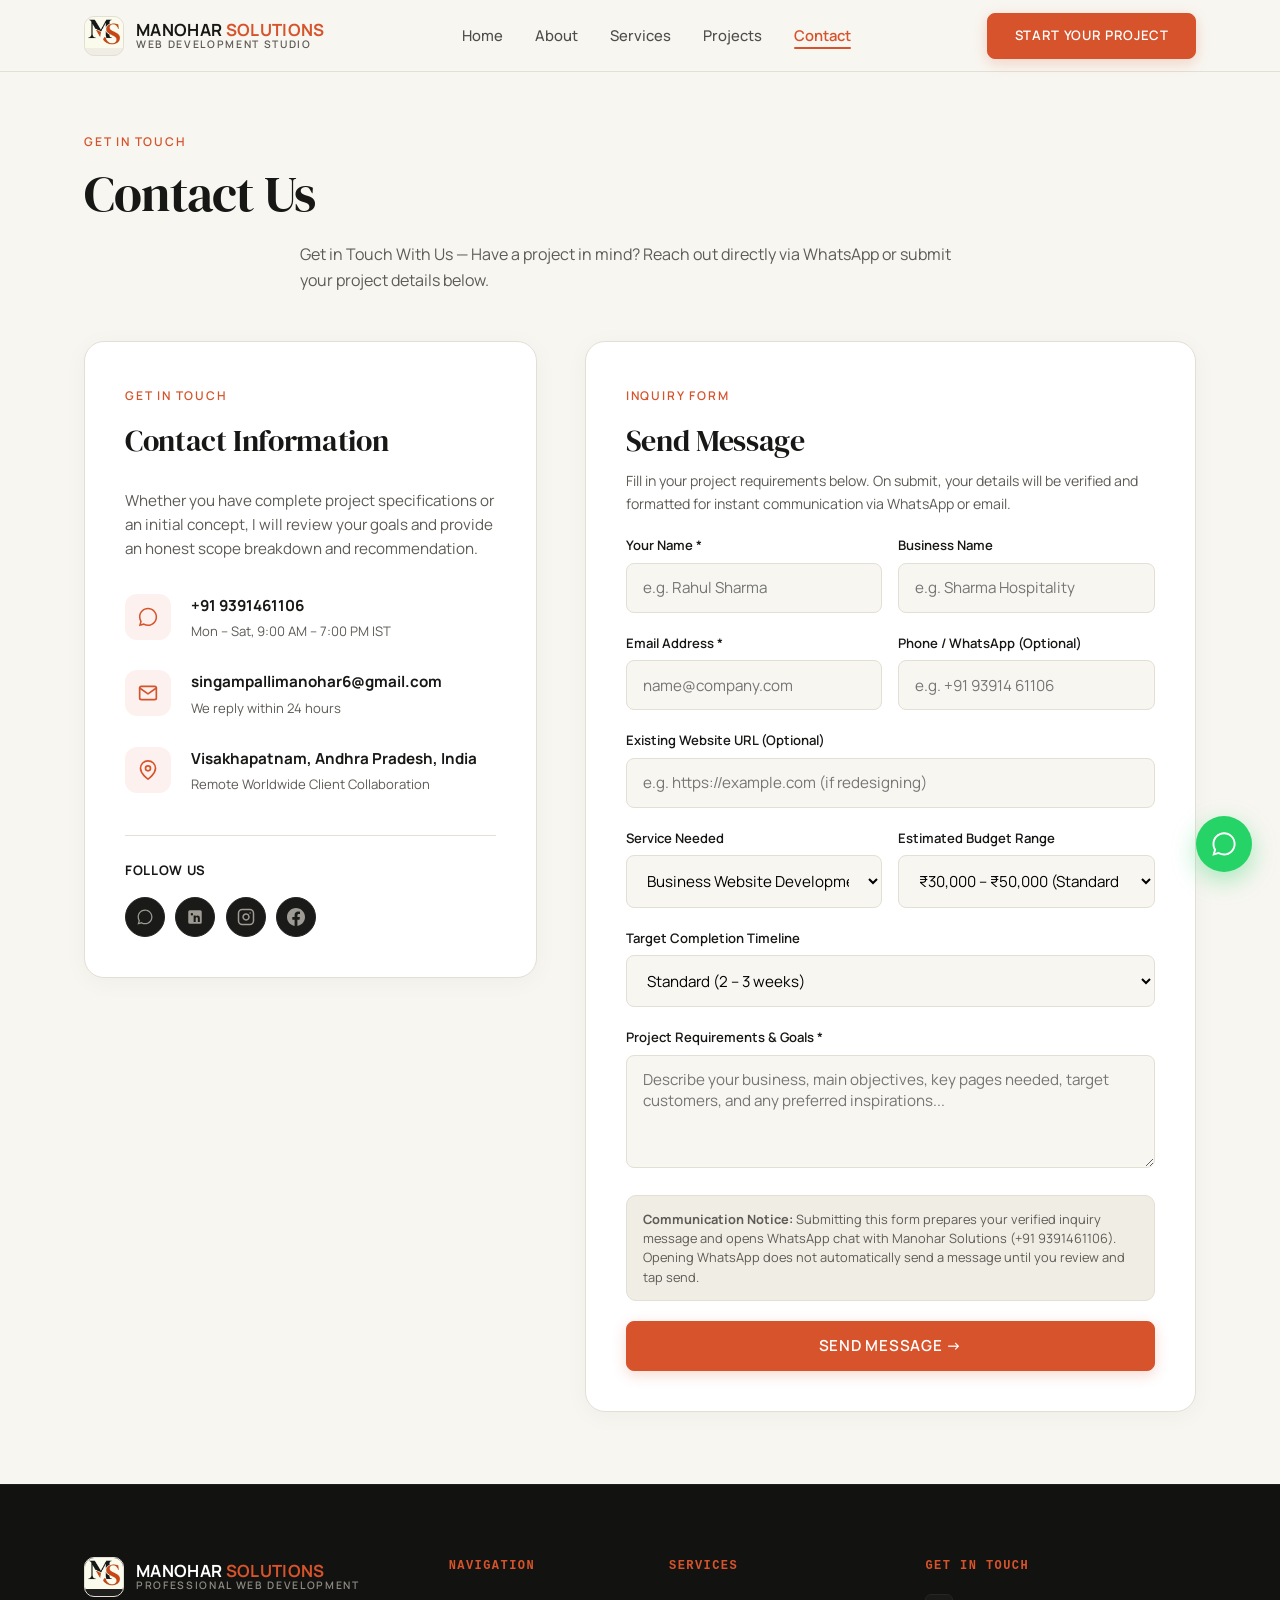
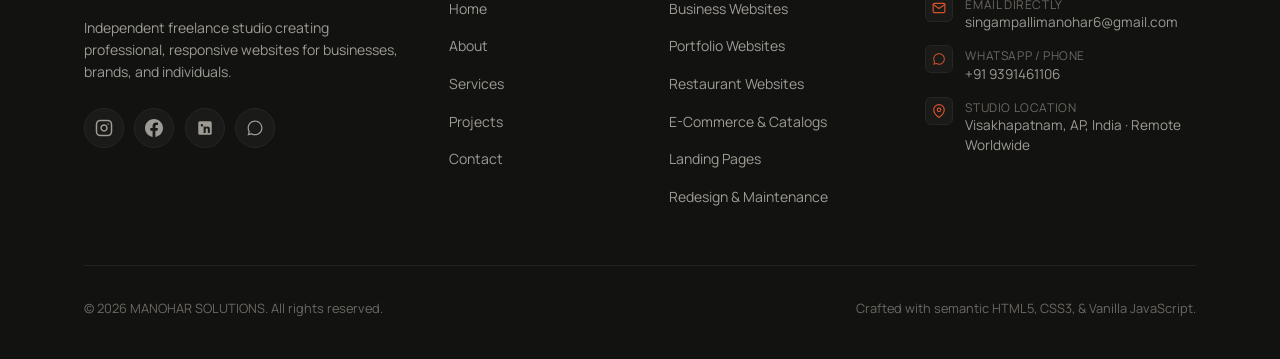
<file: contact.html>
<!DOCTYPE html>
<html lang="en">
<head>
  <meta charset="utf-8"/>
  <meta content="width=device-width, initial-scale=1.0" name="viewport"/>
  <title>Contact &amp; Project Inquiry | MANOHAR SOLUTIONS</title>
  <meta content="Get in touch with MANOHAR SOLUTIONS to discuss your web development project. Inquire directly via WhatsApp, email, or structured inquiry for bespoke business websites, restaurant websites, and landing pages." name="description"/>
  <meta content="contact MANOHAR SOLUTIONS, hire freelance web developer, website development quote, website inquiry, WhatsApp developer contact, Manohar Singampalli" name="keywords"/>
  <meta content="MANOHAR SOLUTIONS" name="author"/>
  <link href="assets/images/favicon.png" rel="icon" type="image/png"/>

  <!-- Google Fonts -->
  <link href="https://fonts.googleapis.com" rel="preconnect"/>
  <link crossorigin="" href="https://fonts.gstatic.com" rel="preconnect"/>
  <link href="https://fonts.googleapis.com/css2?family=DM+Serif+Display:ital@0;1&family=Manrope:wght@400;500;600;700;800&display=swap" rel="stylesheet"/>

  <!-- Custom Pure CSS -->
  <link href="css/style.css" rel="stylesheet"/>

  <!-- Canonical & Social Meta -->
  <link href="https://manoharsolutions.dev/contact.html" rel="canonical"/>
  <meta content="website" property="og:type"/>
  <meta content="Contact &amp; Project Inquiry | MANOHAR SOLUTIONS" property="og:title"/>
  <meta content="Get in touch with MANOHAR SOLUTIONS to discuss your web development project. Inquire directly via WhatsApp, email, or structured inquiry." property="og:description"/>
  <meta content="https://manoharsolutions.dev/assets/images/logo.webp" property="og:image"/>
  <meta content="summary_large_image" name="twitter:card"/>
  <meta content="Contact &amp; Project Inquiry | MANOHAR SOLUTIONS" name="twitter:title"/>
  <meta content="Get in touch with MANOHAR SOLUTIONS to discuss your web development project. Inquire directly via WhatsApp, email, or structured inquiry." name="twitter:description"/>
  <meta content="https://manoharsolutions.dev/assets/images/logo.webp" name="twitter:image"/>

  <!-- Schema.org ContactPage Structured Data -->
  <script type="application/ld+json">
  {
    "@context": "https://schema.org",
    "@type": "ContactPage",
    "name": "Contact Manohar Solutions",
    "url": "https://manoharsolutions.dev/contact.html",
    "description": "Inquire directly via WhatsApp, email, or project inquiry form for bespoke web development services.",
    "mainEntity": {
      "@type": "ProfessionalService",
      "name": "Manohar Solutions",
      "telephone": "+919391461106",
      "email": "singampallimanohar6@gmail.com",
      "address": {
        "@type": "PostalAddress",
        "addressLocality": "Visakhapatnam",
        "addressRegion": "Andhra Pradesh",
        "addressCountry": "IN"
      }
    }
  }
  </script>
</head>
<body>
  <!-- Skip to Main Content Link for Accessibility -->
  <a href="#main-content" class="skip-to-content">Skip to main content</a>

  <!-- Sticky Navigation -->
  <header class="site-header">
    <div class="container nav-container">
      <a aria-label="MANOHAR SOLUTIONS Homepage" class="brand-link" href="index.html">
        <div class="brand-monogram">
          <picture>
            <source srcset="assets/images/logo.webp" type="image/webp">
            <img alt="Manohar Solutions Monogram" src="assets/images/logo.webp" width="40" height="40" style="width: 100%; height: 100%; object-fit: cover;"/>
          </picture>
        </div>
        <div class="brand-text">
          <span class="brand-name">MANOHAR <span>SOLUTIONS</span></span>
          <span class="brand-sub">Web Development Studio</span>
        </div>
      </a>
      <nav aria-label="Main Navigation">
        <ul class="nav-links">
          <li class="nav-item"><a href="index.html">Home</a></li>
          <li class="nav-item"><a href="about.html">About</a></li>
          <li class="nav-item"><a href="services.html">Services</a></li>
          <li class="nav-item"><a href="projects.html">Projects</a></li>
          <li class="nav-item active"><a href="contact.html">Contact</a></li>
        </ul>
      </nav>
      <div class="nav-cta">
        <a class="btn btn-primary" href="contact.html">Start Your Project</a>
      </div>
      <button aria-expanded="false" aria-label="Open Navigation Menu" class="hamburger-btn" type="button">
        <svg fill="none" height="22" stroke="currentColor" stroke-linecap="round" stroke-linejoin="round" stroke-width="2.2" viewBox="0 0 24 24" width="22">
          <line x1="3" x2="21" y1="6" y2="6"></line>
          <line x1="3" x2="21" y1="12" y2="12"></line>
          <line x1="3" x2="21" y1="18" y2="18"></line>
        </svg>
      </button>
    </div>
  </header>

  <!-- Mobile Drawer -->
  <div aria-hidden="true" class="mobile-nav-drawer" role="dialog" aria-modal="true" aria-label="Navigation Menu">
    <div class="mobile-nav-content">
      <div class="mobile-nav-header">
        <span class="brand-name">MANOHAR <span>SOLUTIONS</span></span>
        <button aria-label="Close Navigation" class="close-drawer-btn" style="background:none; border:none; display:flex; align-items:center; justify-content:center; cursor:pointer; color:var(--text-charcoal); padding:0.25rem;" type="button">
          <svg fill="none" height="22" stroke="currentColor" stroke-linecap="round" stroke-linejoin="round" stroke-width="2.2" viewBox="0 0 24 24" width="22">
            <line x1="18" x2="6" y1="6" y2="18"></line>
            <line x1="6" x2="18" y1="6" y2="18"></line>
          </svg>
        </button>
      </div>
      <ul class="mobile-nav-links">
        <li><a href="index.html">Home <span>→</span></a></li>
        <li><a href="about.html">About <span>→</span></a></li>
        <li><a href="services.html">Services <span>→</span></a></li>
        <li><a href="projects.html">Projects <span>→</span></a></li>
        <li class="active"><a href="contact.html">Contact <span>→</span></a></li>
      </ul>
      <div style="margin-top:auto;">
        <a class="btn btn-primary" href="contact.html" style="width:100%;">Start Your Project</a>
      </div>
    </div>
  </div>

  <main id="main-content">
    <!-- Page Hero -->
    <section class="page-hero" aria-label="Contact Page Hero">
      <div class="container text-center">
        <span class="eyebrow">GET IN TOUCH</span>
        <h1 class="headline-xl">Contact Us</h1>
        <p class="subheadline" style="max-width: 680px; margin: 0 auto;">
          Get in Touch With Us — Have a project in mind? Reach out directly via WhatsApp or submit your project details below.
        </p>
      </div>
    </section>

    <!-- Main Contact Section (Two-Column Desktop / Single-Column Mobile Layout) -->
    <section class="section" style="padding-top: 1rem;" aria-label="Contact Inquiry">
      <div class="container">
        <div class="contact-editorial-layout">
          
          <!-- Left Column: Direct Studio Contact Channels -->
          <div>
            <div class="contact-info-panel">
              <span class="eyebrow">GET IN TOUCH</span>
              <h2 style="font-family: var(--font-serif); font-size: 1.85rem; margin-bottom: 1.5rem; color: var(--text-charcoal);">Contact Information</h2>
              <p style="color: var(--text-muted); font-size: 0.95rem; line-height: 1.6; margin-bottom: 2rem;">
                Whether you have complete project specifications or an initial concept, I will review your goals and provide an honest scope breakdown and recommendation.
              </p>

              <div class="contact-items-list">
                <!-- Phone / WhatsApp Direct -->
                <div class="contact-item-row">
                  <div class="contact-icon-box">
                    <svg fill="currentColor" height="22" viewBox="0 0 24 24" width="22">
                      <path d="M12.04 2C6.58 2 2.13 6.45 2.13 11.91C2.13 13.66 2.59 15.36 3.45 16.86L2.05 22L7.3 20.62C8.75 21.41 10.38 21.83 12.04 21.83C17.5 21.83 21.95 17.38 21.95 11.92C21.95 9.27 20.92 6.78 19.05 4.91C17.18 3.03 14.69 2 12.04 2M12.05 3.67C14.25 3.67 16.31 4.53 17.87 6.09C19.42 7.65 20.28 9.72 20.28 11.92C20.28 16.46 16.58 20.15 12.04 20.15C10.56 20.15 9.11 19.76 7.85 19L7.55 18.83L4.43 19.65L5.26 16.61L5.06 16.29C4.24 14.99 3.8 13.47 3.8 11.91C3.81 7.37 7.5 3.67 12.05 3.67Z"></path>
                    </svg>
                  </div>
                  <div class="contact-item-text">
                    <span class="contact-item-title">+91 9391461106</span>
                    <span class="contact-item-sub">Mon – Sat, 9:00 AM – 7:00 PM IST</span>
                  </div>
                </div>

                <!-- Email Directly -->
                <div class="contact-item-row">
                  <div class="contact-icon-box">
                    <svg fill="none" height="20" stroke="currentColor" stroke-linecap="round" stroke-linejoin="round" stroke-width="2" viewBox="0 0 24 24" width="20">
                      <path d="M4 4h16c1.1 0 2 .9 2 2v12c0 1.1-.9 2-2 2H4c-1.1 0-2-.9-2-2V6c0-1.1.9-2 2-2z"></path>
                      <polyline points="22,6 12,13 2,6"></polyline>
                    </svg>
                  </div>
                  <div class="contact-item-text">
                    <a href="mailto:singampallimanohar6@gmail.com" class="contact-item-title" style="word-break: break-all;">singampallimanohar6@gmail.com</a>
                    <span class="contact-item-sub">We reply within 24 hours</span>
                  </div>
                </div>

                <!-- Location & Status -->
                <div class="contact-item-row">
                  <div class="contact-icon-box">
                    <svg fill="none" height="20" stroke="currentColor" stroke-linecap="round" stroke-linejoin="round" stroke-width="2" viewBox="0 0 24 24" width="20">
                      <path d="M21 10c0 7-9 13-9 13s-9-6-9-13a9 9 0 0 1 18 0z"></path>
                      <circle cx="12" cy="10" r="3"></circle>
                    </svg>
                  </div>
                  <div class="contact-item-text">
                    <span class="contact-item-title">Visakhapatnam, Andhra Pradesh, India</span>
                    <span class="contact-item-sub">Remote Worldwide Client Collaboration</span>
                  </div>
                </div>
              </div>

              <!-- Follow Us Social Links -->
              <div style="margin-top: 2rem; padding-top: 1.5rem; border-top: 1px solid var(--border-stone);">
                <span style="display: block; font-size: 0.82rem; font-weight: 700; color: var(--text-charcoal); text-transform: uppercase; margin-bottom: 1rem; letter-spacing: 0.05em;">Follow Us</span>
                <div class="footer-socials" style="margin-top: 0;">
                  <a aria-label="Chat on WhatsApp" class="social-circle" href="https://wa.me/919391461106" rel="noopener noreferrer" target="_blank">
                    <svg fill="currentColor" viewBox="0 0 24 24">
                      <path d="M12.04 2C6.58 2 2.13 6.45 2.13 11.91C2.13 13.66 2.59 15.36 3.45 16.86L2.05 22L7.3 20.62C8.75 21.41 10.38 21.83 12.04 21.83C17.5 21.83 21.95 17.38 21.95 11.92C21.95 9.27 20.92 6.78 19.05 4.91C17.18 3.03 14.69 2 12.04 2M12.05 3.67C14.25 3.67 16.31 4.53 17.87 6.09C19.42 7.65 20.28 9.72 20.28 11.92C20.28 16.46 16.58 20.15 12.04 20.15C10.56 20.15 9.11 19.76 7.85 19L7.55 18.83L4.43 19.65L5.26 16.61L5.06 16.29C4.24 14.99 3.8 13.47 3.8 11.91C3.81 7.37 7.5 3.67 12.05 3.67Z"></path>
                    </svg>
                  </a>
                  <a aria-label="LinkedIn" class="social-circle" href="https://www.linkedin.com/in/singampallimanohar/" rel="noopener noreferrer" target="_blank">
                    <svg fill="currentColor" viewBox="0 0 24 24">
                      <path d="M19 3a2 2 0 0 1 2 2v14a2 2 0 0 1-2 2H5a2 2 0 0 1-2-2V5a2 2 0 0 1 2-2h14m-.5 15.5v-5.3a3.26 3.26 0 0 0-3.26-3.26c-.85 0-1.84.52-2.28 1.3v-1.11h-2.79v8.37h2.79v-4.93c0-.77.62-1.4 1.39-1.4a1.4 1.4 0 0 1 1.4 1.4v4.93h2.75M6.46 10.9h2.79v8.37H6.46v-8.37M7.86 6.72a1.62 1.62 0 1 0 0 3.24 1.62 1.62 0 0 0 0-3.24z"></path>
                    </svg>
                  </a>
                  <a aria-label="Instagram" class="social-circle" href="https://www.instagram.com/manohar_solutions/" rel="noopener noreferrer" target="_blank">
                    <svg fill="none" stroke="currentColor" stroke-linecap="round" stroke-linejoin="round" stroke-width="2" viewBox="0 0 24 24">
                      <rect height="20" rx="5" ry="5" width="20" x="2" y="2"></rect>
                      <path d="M16 11.37A4 4 0 1 1 12.63 8 4 4 0 0 1 16 11.37z"></path>
                      <line x1="17.5" x2="17.51" y1="6.5" y2="6.5"></line>
                    </svg>
                  </a>
                  <a aria-label="Facebook" class="social-circle" href="https://www.facebook.com/manoharsolutions" rel="noopener noreferrer" target="_blank">
                    <svg fill="currentColor" viewBox="0 0 24 24">
                      <path d="M24 12.073c0-6.627-5.373-12-12-12s-12 5.373-12 12c0 5.99 4.388 10.954 10.125 11.854v-8.385H7.078v-3.47h3.047V9.43c0-3.007 1.792-4.669 4.533-4.669 1.312 0 2.686.235 2.686.235v2.953H15.83c-1.491 0-1.956.925-1.956 1.874v2.25h3.328l-.532 3.47h-2.796v8.385C19.612 23.027 24 18.062 24 12.073z"></path>
                    </svg>
                  </a>
                </div>
              </div>
            </div>
          </div>

          <!-- Right Column: Project Inquiry Form -->
          <div>
            <div class="contact-form-panel">
              <div id="form-response"></div>

              <form id="project-contact-form" style="display: flex; flex-direction: column; gap: 1.25rem;">
                <div>
                  <span class="eyebrow">INQUIRY FORM</span>
                  <h2 style="font-family: var(--font-serif); font-size: 1.85rem; margin-bottom: 0.35rem; color: var(--text-charcoal);">Send Message</h2>
                  <p style="font-size: 0.88rem; color: var(--text-muted);">
                    Fill in your project requirements below. On submit, your details will be verified and formatted for instant communication via WhatsApp or email.
                  </p>
                </div>

                <!-- Row 1: Name and Business Name -->
                <div style="display: grid; grid-template-columns: repeat(auto-fit, minmax(200px, 1fr)); gap: 1rem;">
                  <div>
                    <label for="name" style="display: block; font-size: 0.82rem; font-weight: 600; margin-bottom: 0.4rem; color: var(--text-charcoal);">Your Name *</label>
                    <input id="name" name="name" placeholder="e.g. Rahul Sharma" required="" style="width: 100%; padding: 0.85rem 1rem; border: 1px solid var(--border-stone); border-radius: 8px; font-size: 0.95rem; background: var(--bg-ivory); outline: none;" type="text"/>
                  </div>
                  <div>
                    <label for="businessName" style="display: block; font-size: 0.82rem; font-weight: 600; margin-bottom: 0.4rem; color: var(--text-charcoal);">Business Name</label>
                    <input id="businessName" name="businessName" placeholder="e.g. Sharma Hospitality" style="width: 100%; padding: 0.85rem 1rem; border: 1px solid var(--border-stone); border-radius: 8px; font-size: 0.95rem; background: var(--bg-ivory); outline: none;" type="text"/>
                  </div>
                </div>

                <!-- Row 2: Email and Phone -->
                <div style="display: grid; grid-template-columns: repeat(auto-fit, minmax(200px, 1fr)); gap: 1rem;">
                  <div>
                    <label for="email" style="display: block; font-size: 0.82rem; font-weight: 600; margin-bottom: 0.4rem; color: var(--text-charcoal);">Email Address *</label>
                    <input id="email" name="email" placeholder="name@company.com" required="" style="width: 100%; padding: 0.85rem 1rem; border: 1px solid var(--border-stone); border-radius: 8px; font-size: 0.95rem; background: var(--bg-ivory); outline: none;" type="email"/>
                  </div>
                  <div>
                    <label for="phone" style="display: block; font-size: 0.82rem; font-weight: 600; margin-bottom: 0.4rem; color: var(--text-charcoal);">Phone / WhatsApp (Optional)</label>
                    <input id="phone" name="phone" placeholder="e.g. +91 93914 61106" style="width: 100%; padding: 0.85rem 1rem; border: 1px solid var(--border-stone); border-radius: 8px; font-size: 0.95rem; background: var(--bg-ivory); outline: none;" type="tel"/>
                  </div>
                </div>

                <!-- Row 3: Existing Website URL -->
                <div>
                  <label for="websiteUrl" style="display: block; font-size: 0.82rem; font-weight: 600; margin-bottom: 0.4rem; color: var(--text-charcoal);">Existing Website URL (Optional)</label>
                  <input id="websiteUrl" name="websiteUrl" placeholder="e.g. https://example.com (if redesigning)" style="width: 100%; padding: 0.85rem 1rem; border: 1px solid var(--border-stone); border-radius: 8px; font-size: 0.95rem; background: var(--bg-ivory); outline: none;" type="url"/>
                </div>

                <!-- Row 4: Service and Budget -->
                <div style="display: grid; grid-template-columns: repeat(auto-fit, minmax(200px, 1fr)); gap: 1rem;">
                  <div>
                    <label for="projectType" style="display: block; font-size: 0.82rem; font-weight: 600; margin-bottom: 0.4rem; color: var(--text-charcoal);">Service Needed</label>
                    <select id="projectType" name="projectType" style="width: 100%; padding: 0.85rem 1rem; border: 1px solid var(--border-stone); border-radius: 8px; font-size: 0.95rem; background: var(--bg-ivory); outline: none;">
                      <option value="Business Website Development">Business Website Development</option>
                      <option value="Portfolio Website Development">Portfolio Website Development</option>
                      <option value="Restaurant Website Development">Restaurant Website Development</option>
                      <option value="E-Commerce Websites">E-Commerce &amp; Product Catalogs</option>
                      <option value="Landing Page Design">Landing Page Design</option>
                      <option value="Website Redesign and Maintenance">Website Redesign and Maintenance</option>
                    </select>
                  </div>
                  <div>
                    <label for="budget" style="display: block; font-size: 0.82rem; font-weight: 600; margin-bottom: 0.4rem; color: var(--text-charcoal);">Estimated Budget Range</label>
                    <select id="budget" name="budget" style="width: 100%; padding: 0.85rem 1rem; border: 1px solid var(--border-stone); border-radius: 8px; font-size: 0.95rem; background: var(--bg-ivory); outline: none;">
                      <option value="₹15,000 – ₹25,000 (Landing Page)">₹15,000 – ₹25,000 (Landing Page)</option>
                      <option value="₹30,000 – ₹50,000 (Standard Business Website)" selected>₹30,000 – ₹50,000 (Standard Business Website)</option>
                      <option value="₹50,000+ (Custom Multi-Page Project)">₹50,000+ (Custom Multi-Page Project)</option>
                      <option value="Monthly Retainer (Website Maintenance)">Monthly Retainer (Website Maintenance)</option>
                    </select>
                  </div>
                </div>

                <!-- Row 5: Timeline -->
                <div>
                  <label for="timeline" style="display: block; font-size: 0.82rem; font-weight: 600; margin-bottom: 0.4rem; color: var(--text-charcoal);">Target Completion Timeline</label>
                  <select id="timeline" name="timeline" style="width: 100%; padding: 0.85rem 1rem; border: 1px solid var(--border-stone); border-radius: 8px; font-size: 0.95rem; background: var(--bg-ivory); outline: none;">
                    <option value="Urgent (1–2 weeks)">Urgent (1 – 2 weeks)</option>
                    <option value="Standard (2–3 weeks)" selected>Standard (2 – 3 weeks)</option>
                    <option value="Flexible (1 month+)">Flexible / Planning Stage (1 month+)</option>
                  </select>
                </div>

                <!-- Row 6: Project Requirements -->
                <div>
                  <label for="message" style="display: block; font-size: 0.82rem; font-weight: 600; margin-bottom: 0.4rem; color: var(--text-charcoal);">Project Requirements &amp; Goals *</label>
                  <textarea id="message" name="message" placeholder="Describe your business, main objectives, key pages needed, target customers, and any preferred inspirations..." required="" rows="4" style="width: 100%; padding: 0.85rem 1rem; border: 1px solid var(--border-stone); border-radius: 8px; font-size: 0.95rem; background: var(--bg-ivory); outline: none; resize: vertical;"></textarea>
                </div>

                <!-- Privacy & Communication Notice -->
                <div style="font-size: 0.8rem; color: var(--text-muted); line-height: 1.5; background: var(--bg-stone); padding: 0.85rem 1rem; border-radius: 10px; border: 1px solid var(--border-stone);">
                  <strong>Communication Notice:</strong> Submitting this form prepares your verified inquiry message and opens WhatsApp chat with Manohar Solutions (+91 9391461106). Opening WhatsApp does not automatically send a message until you review and tap send.
                </div>

                <button class="btn btn-primary" id="submit-btn" style="width: 100%; padding: 1rem; font-size: 0.95rem; display: inline-flex; align-items: center; justify-content: center; gap: 0.5rem;" type="submit">
                  <span>Send Message &rarr;</span>
                </button>
              </form>
            </div>
          </div>

        </div>
      </div>
    </section>
  </main>

  <!-- Global Footer -->
  <footer class="site-footer">
    <div class="container">
      <div class="footer-grid">
        <!-- Col 1: Brand & Social Icons -->
        <div class="footer-col">
          <div class="brand-link" style="margin-bottom: 1.25rem;">
            <div class="brand-monogram" style="background:#1F1F1D;">
              <picture>
                <source srcset="assets/images/logo.webp" type="image/webp">
                <img alt="Manohar Solutions Monogram" src="assets/images/logo.webp" width="40" height="40" style="width: 100%; height: 100%; object-fit: cover;"/>
              </picture>
            </div>
            <div class="brand-text">
              <span class="brand-name" style="color:#FFF;">MANOHAR <span>SOLUTIONS</span></span>
              <span class="brand-sub" style="color:#8E8A83;">Professional Web Development</span>
            </div>
          </div>
          <p style="color:#9E9B94; font-size:0.875rem; max-width:340px; line-height:1.6; margin-bottom: 1.25rem;">
            Independent freelance studio creating professional, responsive websites for businesses, brands, and individuals.
          </p>
          <div class="footer-socials">
            <a aria-label="Instagram" class="social-circle" href="https://www.instagram.com/manohar_solutions/" rel="noopener noreferrer" target="_blank">
              <svg fill="none" stroke="currentColor" stroke-linecap="round" stroke-linejoin="round" stroke-width="2" viewBox="0 0 24 24">
                <rect height="20" rx="5" ry="5" width="20" x="2" y="2"></rect>
                <path d="M16 11.37A4 4 0 1 1 12.63 8 4 4 0 0 1 16 11.37z"></path>
                <line x1="17.5" x2="17.51" y1="6.5" y2="6.5"></line>
              </svg>
            </a>
            <a aria-label="Facebook" class="social-circle" href="https://www.facebook.com/manoharsolutions" rel="noopener noreferrer" target="_blank">
              <svg fill="currentColor" viewBox="0 0 24 24">
                <path d="M24 12.073c0-6.627-5.373-12-12-12s-12 5.373-12 12c0 5.99 4.388 10.954 10.125 11.854v-8.385H7.078v-3.47h3.047V9.43c0-3.007 1.792-4.669 4.533-4.669 1.312 0 2.686.235 2.686.235v2.953H15.83c-1.491 0-1.956.925-1.956 1.874v2.25h3.328l-.532 3.47h-2.796v8.385C19.612 23.027 24 18.062 24 12.073z"></path>
              </svg>
            </a>
            <a aria-label="LinkedIn" class="social-circle" href="https://www.linkedin.com/in/singampallimanohar/" rel="noopener noreferrer" target="_blank">
              <svg fill="currentColor" viewBox="0 0 24 24">
                <path d="M19 3a2 2 0 0 1 2 2v14a2 2 0 0 1-2 2H5a2 2 0 0 1-2-2V5a2 2 0 0 1 2-2h14m-.5 15.5v-5.3a3.26 3.26 0 0 0-3.26-3.26c-.85 0-1.84.52-2.28 1.3v-1.11h-2.79v8.37h2.79v-4.93c0-.77.62-1.4 1.39-1.4a1.4 1.4 0 0 1 1.4 1.4v4.93h2.75M6.46 10.9h2.79v8.37H6.46v-8.37M7.86 6.72a1.62 1.62 0 1 0 0 3.24 1.62 1.62 0 0 0 0-3.24z"></path>
              </svg>
            </a>
            <a aria-label="Chat on WhatsApp" class="social-circle" href="https://wa.me/919391461106" rel="noopener noreferrer" target="_blank">
              <svg fill="currentColor" viewBox="0 0 24 24">
                <path d="M12.04 2C6.58 2 2.13 6.45 2.13 11.91C2.13 13.66 2.59 15.36 3.45 16.86L2.05 22L7.3 20.62C8.75 21.41 10.38 21.83 12.04 21.83C17.5 21.83 21.95 17.38 21.95 11.92C21.95 9.27 20.92 6.78 19.05 4.91C17.18 3.03 14.69 2 12.04 2M12.05 3.67C14.25 3.67 16.31 4.53 17.87 6.09C19.42 7.65 20.28 9.72 20.28 11.92C20.28 16.46 16.58 20.15 12.04 20.15C10.56 20.15 9.11 19.76 7.85 19L7.55 18.83L4.43 19.65L5.26 16.61L5.06 16.29C4.24 14.99 3.8 13.47 3.8 11.91C3.81 7.37 7.5 3.67 12.05 3.67Z"></path>
              </svg>
            </a>
          </div>
        </div>
        <!-- Col 2: Navigation Links -->
        <div class="footer-col">
          <h4>NAVIGATION</h4>
          <ul class="footer-links">
            <li><a href="index.html">Home</a></li>
            <li><a href="about.html">About</a></li>
            <li><a href="services.html">Services</a></li>
            <li><a href="projects.html">Projects</a></li>
            <li><a href="contact.html">Contact</a></li>
          </ul>
        </div>
        <!-- Col 3: Services -->
        <div class="footer-col">
          <h4>SERVICES</h4>
          <ul class="footer-links">
            <li><a href="services.html">Business Websites</a></li>
            <li><a href="services.html">Portfolio Websites</a></li>
            <li><a href="services.html">Restaurant Websites</a></li>
            <li><a href="services.html">E-Commerce &amp; Catalogs</a></li>
            <li><a href="services.html">Landing Pages</a></li>
            <li><a href="services.html">Redesign &amp; Maintenance</a></li>
          </ul>
        </div>
        <!-- Col 4: Contact Details -->
        <div class="footer-col">
          <h4>GET IN TOUCH</h4>
          <ul class="footer-contact-list">
            <li class="footer-contact-item">
              <span class="footer-contact-icon">
                <svg fill="none" stroke="currentColor" stroke-linecap="round" stroke-linejoin="round" stroke-width="2" viewBox="0 0 24 24">
                  <path d="M4 4h16c1.1 0 2 .9 2 2v12c0 1.1-.9 2-2 2H4c-1.1 0-2-.9-2-2V6c0-1.1.9-2 2-2z"></path>
                  <polyline points="22,6 12,13 2,6"></polyline>
                </svg>
              </span>
              <div>
                <span style="font-size:0.75rem; color:#6C6963; text-transform:uppercase; letter-spacing:0.05em; display:block;">Email Directly</span>
                <a href="mailto:singampallimanohar6@gmail.com">singampallimanohar6@gmail.com</a>
              </div>
            </li>
            <li class="footer-contact-item">
              <span class="footer-contact-icon">
                <svg fill="currentColor" viewBox="0 0 24 24">
                  <path d="M12.04 2C6.58 2 2.13 6.45 2.13 11.91C2.13 13.66 2.59 15.36 3.45 16.86L2.05 22L7.3 20.62C8.75 21.41 10.38 21.83 12.04 21.83C17.5 21.83 21.95 17.38 21.95 11.92C21.95 9.27 20.92 6.78 19.05 4.91C17.18 3.03 14.69 2 12.04 2M12.05 3.67C14.25 3.67 16.31 4.53 17.87 6.09C19.42 7.65 20.28 9.72 20.28 11.92C20.28 16.46 16.58 20.15 12.04 20.15C10.56 20.15 9.11 19.76 7.85 19L7.55 18.83L4.43 19.65L5.26 16.61L5.06 16.29C4.24 14.99 3.8 13.47 3.8 11.91C3.81 7.37 7.5 3.67 12.05 3.67Z"></path>
                </svg>
              </span>
              <div>
                <span style="font-size:0.75rem; color:#6C6963; text-transform:uppercase; letter-spacing:0.05em; display:block;">WhatsApp / Phone</span>
                <a href="https://wa.me/919391461106" rel="noopener noreferrer" target="_blank">+91 9391461106</a>
              </div>
            </li>
            <li class="footer-contact-item">
              <span class="footer-contact-icon">
                <svg fill="none" stroke="currentColor" stroke-linecap="round" stroke-linejoin="round" stroke-width="2" viewBox="0 0 24 24">
                  <path d="M21 10c0 7-9 13-9 13s-9-6-9-13a9 9 0 0 1 18 0z"></path>
                  <circle cx="12" cy="10" r="3"></circle>
                </svg>
              </span>
              <div>
                <span style="font-size:0.75rem; color:#6C6963; text-transform:uppercase; letter-spacing:0.05em; display:block;">Studio Location</span>
                <span>Visakhapatnam, AP, India · Remote Worldwide</span>
              </div>
            </li>
          </ul>
        </div>
      </div>
      <div class="footer-bottom">
        <span>© 2026 MANOHAR SOLUTIONS. All rights reserved.</span>
        <span>Crafted with semantic HTML5, CSS3, &amp; Vanilla JavaScript.</span>
      </div>
    </div>
  </footer>

  <!-- Floating WhatsApp CTA Button -->
  <a aria-label="Chat on WhatsApp (+91 9391461106)" class="whatsapp-floating" href="https://wa.me/919391461106?text=Hello%20MANOHAR%20SOLUTIONS%2C%20I%20would%20like%20to%20discuss%20a%20website%20project." rel="noopener noreferrer" target="_blank">
    <svg fill="currentColor" height="28" viewBox="0 0 24 24" width="28">
      <path d="M12.04 2C6.58 2 2.13 6.45 2.13 11.91C2.13 13.66 2.59 15.36 3.45 16.86L2.05 22L7.3 20.62C8.75 21.41 10.38 21.83 12.04 21.83C17.5 21.83 21.95 17.38 21.95 11.92C21.95 9.27 20.92 6.78 19.05 4.91C17.18 3.03 14.69 2 12.04 2M12.05 3.67C14.25 3.67 16.31 4.53 17.87 6.09C19.42 7.65 20.28 9.72 20.28 11.92C20.28 16.46 16.58 20.15 12.04 20.15C10.56 20.15 9.11 19.76 7.85 19L7.55 18.83L4.43 19.65L5.26 16.61L5.06 16.29C4.24 14.99 3.8 13.47 3.8 11.91C3.81 7.37 7.5 3.67 12.05 3.67Z"></path>
    </svg>
  </a>

  <!-- Core Script -->
  <script src="js/script.js"></script>
</body>
</html>
</file>
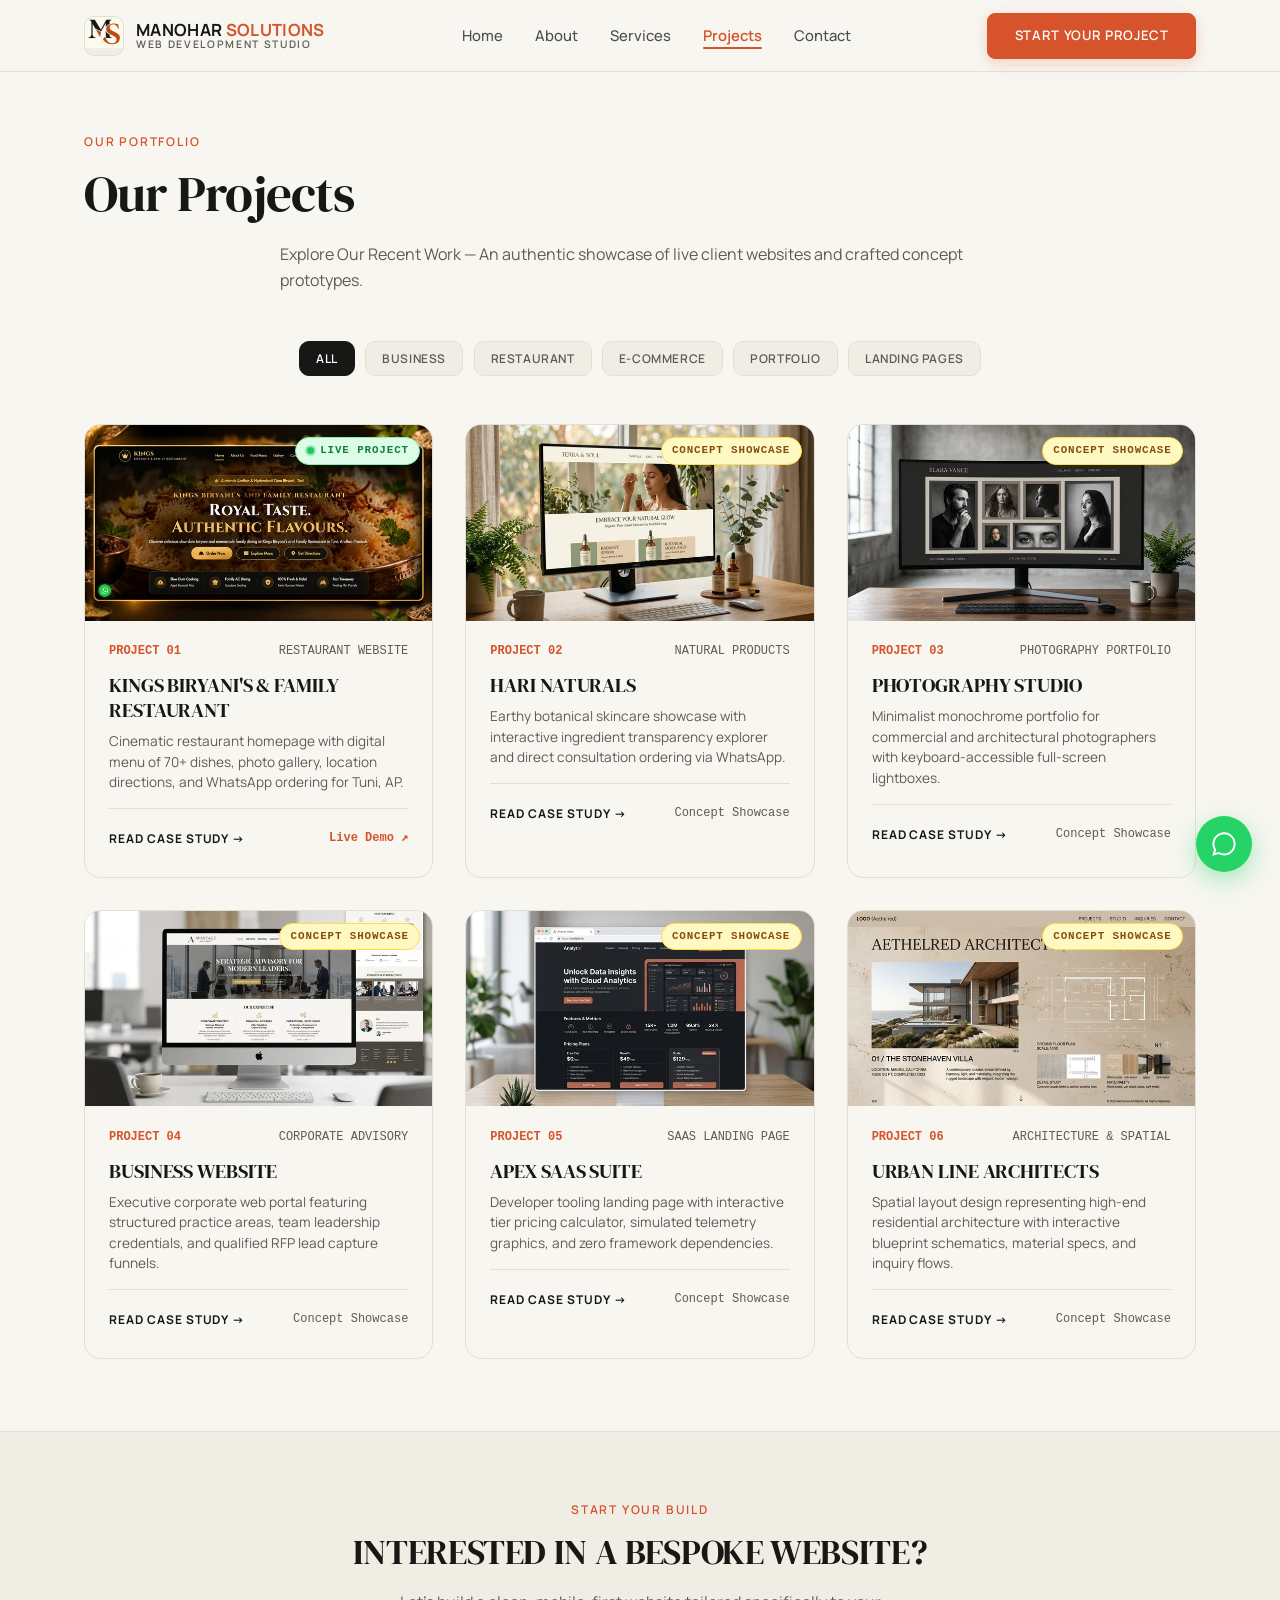
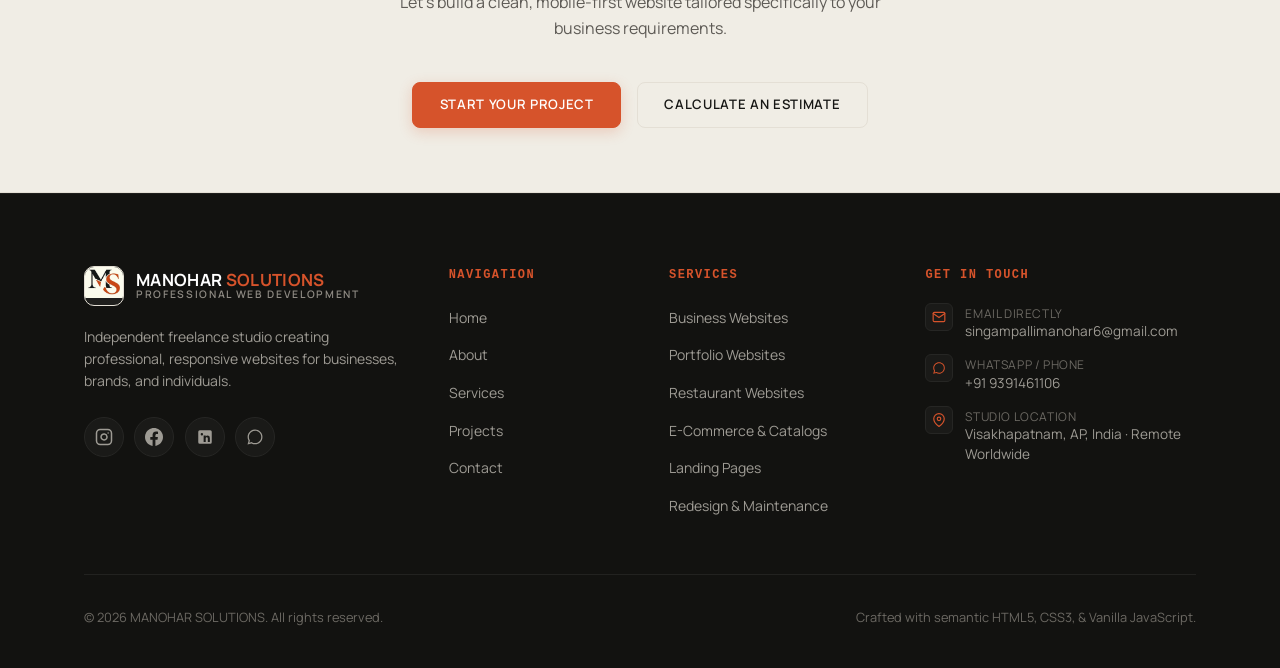
<file: projects.html>
<!DOCTYPE html>
<html lang="en">
<head>
  <meta charset="utf-8"/>
  <meta content="width=device-width, initial-scale=1.0" name="viewport"/>
  <title>Selected Work &amp; Case Studies | MANOHAR SOLUTIONS</title>
  <meta content="Explore websites handcrafted by MANOHAR SOLUTIONS. Featuring live client projects like Kings Biryani and bespoke concept prototypes across e-commerce, portfolios, corporate business, and landing pages." name="description"/>
  <meta content="web development portfolio, selected work, website case studies, freelance web developer, responsive web design, Kings Biryani website" name="keywords"/>
  <meta content="MANOHAR SOLUTIONS" name="author"/>
  <link href="assets/images/favicon.png" rel="icon" type="image/png"/>

  <!-- Google Fonts -->
  <link href="https://fonts.googleapis.com" rel="preconnect"/>
  <link crossorigin="" href="https://fonts.gstatic.com" rel="preconnect"/>
  <link href="https://fonts.googleapis.com/css2?family=DM+Serif+Display:ital@0;1&family=Manrope:wght@400;500;600;700;800&display=swap" rel="stylesheet"/>

  <!-- Custom Pure CSS -->
  <link href="css/style.css" rel="stylesheet"/>

  <!-- Canonical & Social Meta -->
  <link href="https://manoharsolutions.dev/projects.html" rel="canonical"/>
  <meta content="website" property="og:type"/>
  <meta content="Selected Work &amp; Case Studies | MANOHAR SOLUTIONS" property="og:title"/>
  <meta content="Explore websites handcrafted by MANOHAR SOLUTIONS. Featuring live client projects like Kings Biryani and bespoke concept prototypes across e-commerce, portfolios, corporate business, and landing pages." property="og:description"/>
  <meta content="https://manoharsolutions.dev/assets/images/kings-biryani-home.webp" property="og:image"/>
  <meta content="summary_large_image" name="twitter:card"/>
  <meta content="Selected Work &amp; Case Studies | MANOHAR SOLUTIONS" name="twitter:title"/>
  <meta content="Explore websites handcrafted by MANOHAR SOLUTIONS. Featuring live client projects like Kings Biryani and bespoke concept prototypes across e-commerce, portfolios, corporate business, and landing pages." name="twitter:description"/>
  <meta content="https://manoharsolutions.dev/assets/images/kings-biryani-home.webp" name="twitter:image"/>

  <!-- Schema.org CollectionPage Structured Data -->
  <script type="application/ld+json">
  {
    "@context": "https://schema.org",
    "@type": "CollectionPage",
    "name": "Manohar Solutions Portfolio & Case Studies",
    "url": "https://manoharsolutions.dev/projects.html",
    "description": "Selected client websites and concept prototypes across restaurant, e-commerce, portfolio, corporate, and landing pages.",
    "creator": {
      "@type": "Person",
      "name": "Manohar Singampalli"
    }
  }
  </script>
</head>
<body>
  <!-- Skip to Main Content Link for Accessibility -->
  <a href="#main-content" class="skip-to-content">Skip to main content</a>

  <!-- Sticky Navigation -->
  <header class="site-header">
    <div class="container nav-container">
      <a aria-label="MANOHAR SOLUTIONS Homepage" class="brand-link" href="index.html">
        <div class="brand-monogram">
          <picture>
            <source srcset="assets/images/logo.webp" type="image/webp">
            <img alt="Manohar Solutions Monogram" src="assets/images/logo.webp" width="40" height="40" style="width: 100%; height: 100%; object-fit: cover;"/>
          </picture>
        </div>
        <div class="brand-text">
          <span class="brand-name">MANOHAR <span>SOLUTIONS</span></span>
          <span class="brand-sub">Web Development Studio</span>
        </div>
      </a>
      <nav aria-label="Main Navigation">
        <ul class="nav-links">
          <li class="nav-item"><a href="index.html">Home</a></li>
          <li class="nav-item"><a href="about.html">About</a></li>
          <li class="nav-item"><a href="services.html">Services</a></li>
          <li class="nav-item active"><a href="projects.html">Projects</a></li>
          <li class="nav-item"><a href="contact.html">Contact</a></li>
        </ul>
      </nav>
      <div class="nav-cta">
        <a class="btn btn-primary" href="contact.html">Start Your Project</a>
      </div>
      <button aria-expanded="false" aria-label="Open Navigation Menu" class="hamburger-btn" type="button">
        <svg fill="none" height="22" stroke="currentColor" stroke-linecap="round" stroke-linejoin="round" stroke-width="2.2" viewBox="0 0 24 24" width="22">
          <line x1="3" x2="21" y1="6" y2="6"></line>
          <line x1="3" x2="21" y1="12" y2="12"></line>
          <line x1="3" x2="21" y1="18" y2="18"></line>
        </svg>
      </button>
    </div>
  </header>

  <!-- Mobile Drawer -->
  <div aria-hidden="true" class="mobile-nav-drawer" role="dialog" aria-modal="true" aria-label="Navigation Menu">
    <div class="mobile-nav-content">
      <div class="mobile-nav-header">
        <span class="brand-name">MANOHAR <span>SOLUTIONS</span></span>
        <button aria-label="Close Navigation" class="close-drawer-btn" style="background:none; border:none; display:flex; align-items:center; justify-content:center; cursor:pointer; color:var(--text-charcoal); padding:0.25rem;" type="button">
          <svg fill="none" height="22" stroke="currentColor" stroke-linecap="round" stroke-linejoin="round" stroke-width="2.2" viewBox="0 0 24 24" width="22">
            <line x1="18" x2="6" y1="6" y2="18"></line>
            <line x1="6" x2="18" y1="6" y2="18"></line>
          </svg>
        </button>
      </div>
      <ul class="mobile-nav-links">
        <li><a href="index.html">Home <span>→</span></a></li>
        <li><a href="about.html">About <span>→</span></a></li>
        <li><a href="services.html">Services <span>→</span></a></li>
        <li class="active"><a href="projects.html">Projects <span>→</span></a></li>
        <li><a href="contact.html">Contact <span>→</span></a></li>
      </ul>
      <div style="margin-top:auto;">
        <a class="btn btn-primary" href="contact.html" style="width:100%;">Start Your Project</a>
      </div>
    </div>
  </div>

  <main id="main-content">
    <!-- Page Hero -->
    <section class="page-hero" aria-label="Projects Page Hero">
      <div class="container text-center">
        <span class="eyebrow">OUR PORTFOLIO</span>
        <h1 class="headline-xl">Our Projects</h1>
        <p class="subheadline" style="max-width: 720px; margin: 0 auto;">
          Explore Our Recent Work — An authentic showcase of live client websites and crafted concept prototypes.
        </p>
      </div>
    </section>

    <!-- Category Filter Bar -->
    <section class="section" style="padding-top: 1rem;" aria-label="Portfolio Index">
      <div class="container">
        <div class="filter-bar" style="display: flex; justify-content: center; flex-wrap: wrap; gap: 0.65rem; margin-bottom: 3rem;" role="toolbar" aria-label="Portfolio Category Filters">
          <button class="filter-btn active" data-filter="ALL" type="button" aria-pressed="true">All</button>
          <button class="filter-btn" data-filter="BUSINESS" type="button" aria-pressed="false">Business</button>
          <button class="filter-btn" data-filter="RESTAURANT / FOOD" type="button" aria-pressed="false">Restaurant</button>
          <button class="filter-btn" data-filter="E-COMMERCE / PRODUCT" type="button" aria-pressed="false">E-commerce</button>
          <button class="filter-btn" data-filter="PORTFOLIO" type="button" aria-pressed="false">Portfolio</button>
          <button class="filter-btn" data-filter="LANDING PAGE" type="button" aria-pressed="false">Landing Pages</button>
        </div>

        <!-- Projects Grid -->
        <div class="portfolio-editorial-grid projects-grid">
          
          <!-- Project 01: KINGS BIRYANI (Live Project) -->
          <div class="project-card" data-category="RESTAURANT / FOOD">
            <div class="project-img-wrap">
              <picture>
                <source srcset="assets/images/kings-biryani-thumb.jpg" type="image/jpeg">
                <img alt="Kings Biryani's and Family Restaurant website homepage" src="assets/images/kings-biryani-thumb.jpg" loading="lazy" decoding="async" width="688" height="387"/>
              </picture>
              <span class="badge-live" style="position: absolute; top: 0.75rem; right: 0.75rem; z-index: 2;">
                <span class="badge-live-dot" aria-hidden="true"></span>
                LIVE PROJECT
              </span>
              <div class="project-img-overlay">
                <div class="project-overlay-actions">
                  <a class="btn btn-primary btn-overlay" href="casestudy.html?project=kings-biryani">View Case Study →</a>
                  <a class="btn btn-secondary btn-overlay" href="https://kingbiryani.netlify.app/" target="_blank" rel="noopener noreferrer">Live Demo ↗</a>
                </div>
              </div>
            </div>
            <div class="project-meta">
              <div class="project-meta-top">
                <span class="p-num">PROJECT 01</span>
                <span>RESTAURANT WEBSITE</span>
              </div>
              <h3 class="headline-md" style="font-size: 1.25rem;">
                <a href="casestudy.html?project=kings-biryani">KINGS BIRYANI'S &amp; FAMILY RESTAURANT</a>
              </h3>
              <p style="font-size: 0.85rem; color: var(--text-muted); margin-top: 0.5rem; line-height: 1.5;">
                Cinematic restaurant homepage with digital menu of 70+ dishes, photo gallery, location directions, and WhatsApp ordering for Tuni, AP.
              </p>
              <div class="project-meta-bottom">
                <a class="btn-link" href="casestudy.html?project=kings-biryani">Read Case Study →</a>
                <a href="https://kingbiryani.netlify.app/" target="_blank" rel="noopener noreferrer" style="font-family: monospace; font-size: 0.75rem; color: var(--accent-terracotta); font-weight: 700;">Live Demo ↗</a>
              </div>
            </div>
          </div>

          <!-- Project 02: HARI NATURALS (Concept Showcase) -->
          <div class="project-card" data-category="E-COMMERCE / PRODUCT">
            <div class="project-img-wrap">
              <picture>
                <source srcset="assets/images/hari_naturals_thumb.webp" type="image/webp">
                <img alt="HARI NATURALS Botanical Skincare Website" src="assets/images/hari_naturals_thumb.webp" loading="lazy" decoding="async" width="688" height="384"/>
              </picture>
              <span class="badge-concept" style="position: absolute; top: 0.75rem; right: 0.75rem; z-index: 2;">
                CONCEPT SHOWCASE
              </span>
              <div class="project-img-overlay">
                <div class="project-overlay-actions">
                  <a class="btn btn-primary btn-overlay" href="casestudy.html?project=hari-naturals">View Case Study →</a>
                </div>
              </div>
            </div>
            <div class="project-meta">
              <div class="project-meta-top">
                <span class="p-num">PROJECT 02</span>
                <span>NATURAL PRODUCTS</span>
              </div>
              <h3 class="headline-md" style="font-size: 1.25rem;">
                <a href="casestudy.html?project=hari-naturals">HARI NATURALS</a>
              </h3>
              <p style="font-size: 0.85rem; color: var(--text-muted); margin-top: 0.5rem; line-height: 1.5;">
                Earthy botanical skincare showcase with interactive ingredient transparency explorer and direct consultation ordering via WhatsApp.
              </p>
              <div class="project-meta-bottom">
                <a class="btn-link" href="casestudy.html?project=hari-naturals">Read Case Study →</a>
                <span style="font-family: monospace; font-size: 0.75rem; color: var(--text-muted);">Concept Showcase</span>
              </div>
            </div>
          </div>

          <!-- Project 03: PHOTOGRAPHY STUDIO (Concept Showcase) -->
          <div class="project-card" data-category="PORTFOLIO">
            <div class="project-img-wrap">
              <picture>
                <source srcset="assets/images/photo_studio_thumb.jpg" type="image/jpeg">
                <img alt="PHOTOGRAPHY STUDIO Editorial Website" src="assets/images/photo_studio_thumb.jpg" loading="lazy" decoding="async" width="688" height="384"/>
              </picture>
              <span class="badge-concept" style="position: absolute; top: 0.75rem; right: 0.75rem; z-index: 2;">
                CONCEPT SHOWCASE
              </span>
              <div class="project-img-overlay">
                <div class="project-overlay-actions">
                  <a class="btn btn-primary btn-overlay" href="casestudy.html?project=photography-studio">View Case Study →</a>
                </div>
              </div>
            </div>
            <div class="project-meta">
              <div class="project-meta-top">
                <span class="p-num">PROJECT 03</span>
                <span>PHOTOGRAPHY PORTFOLIO</span>
              </div>
              <h3 class="headline-md" style="font-size: 1.25rem;">
                <a href="casestudy.html?project=photography-studio">PHOTOGRAPHY STUDIO</a>
              </h3>
              <p style="font-size: 0.85rem; color: var(--text-muted); margin-top: 0.5rem; line-height: 1.5;">
                Minimalist monochrome portfolio for commercial and architectural photographers with keyboard-accessible full-screen lightboxes.
              </p>
              <div class="project-meta-bottom">
                <a class="btn-link" href="casestudy.html?project=photography-studio">Read Case Study →</a>
                <span style="font-family: monospace; font-size: 0.75rem; color: var(--text-muted);">Concept Showcase</span>
              </div>
            </div>
          </div>

          <!-- Project 04: BUSINESS WEBSITE (Concept Showcase) -->
          <div class="project-card" data-category="BUSINESS">
            <div class="project-img-wrap">
              <picture>
                <source srcset="assets/images/corporate_business_thumb.webp" type="image/webp">
                <img alt="BUSINESS WEBSITE Advisory Portal" src="assets/images/corporate_business_thumb.webp" loading="lazy" decoding="async" width="688" height="384"/>
              </picture>
              <span class="badge-concept" style="position: absolute; top: 0.75rem; right: 0.75rem; z-index: 2;">
                CONCEPT SHOWCASE
              </span>
              <div class="project-img-overlay">
                <div class="project-overlay-actions">
                  <a class="btn btn-primary btn-overlay" href="casestudy.html?project=business-website">View Case Study →</a>
                </div>
              </div>
            </div>
            <div class="project-meta">
              <div class="project-meta-top">
                <span class="p-num">PROJECT 04</span>
                <span>CORPORATE ADVISORY</span>
              </div>
              <h3 class="headline-md" style="font-size: 1.25rem;">
                <a href="casestudy.html?project=business-website">BUSINESS WEBSITE</a>
              </h3>
              <p style="font-size: 0.85rem; color: var(--text-muted); margin-top: 0.5rem; line-height: 1.5;">
                Executive corporate web portal featuring structured practice areas, team leadership credentials, and qualified RFP lead capture funnels.
              </p>
              <div class="project-meta-bottom">
                <a class="btn-link" href="casestudy.html?project=business-website">Read Case Study →</a>
                <span style="font-family: monospace; font-size: 0.75rem; color: var(--text-muted);">Concept Showcase</span>
              </div>
            </div>
          </div>

          <!-- Project 05: APEX SAAS (Concept Showcase) -->
          <div class="project-card" data-category="LANDING PAGE">
            <div class="project-img-wrap">
              <picture>
                <source srcset="assets/images/apex_saas_thumb.webp" type="image/webp">
                <img alt="APEX SAAS SUITE Landing Page" src="assets/images/apex_saas_thumb.webp" loading="lazy" decoding="async" width="688" height="384"/>
              </picture>
              <span class="badge-concept" style="position: absolute; top: 0.75rem; right: 0.75rem; z-index: 2;">
                CONCEPT SHOWCASE
              </span>
              <div class="project-img-overlay">
                <div class="project-overlay-actions">
                  <a class="btn btn-primary btn-overlay" href="casestudy.html?project=apex-saas">View Case Study →</a>
                </div>
              </div>
            </div>
            <div class="project-meta">
              <div class="project-meta-top">
                <span class="p-num">PROJECT 05</span>
                <span>SAAS LANDING PAGE</span>
              </div>
              <h3 class="headline-md" style="font-size: 1.25rem;">
                <a href="casestudy.html?project=apex-saas">APEX SAAS SUITE</a>
              </h3>
              <p style="font-size: 0.85rem; color: var(--text-muted); margin-top: 0.5rem; line-height: 1.5;">
                Developer tooling landing page with interactive tier pricing calculator, simulated telemetry graphics, and zero framework dependencies.
              </p>
              <div class="project-meta-bottom">
                <a class="btn-link" href="casestudy.html?project=apex-saas">Read Case Study →</a>
                <span style="font-family: monospace; font-size: 0.75rem; color: var(--text-muted);">Concept Showcase</span>
              </div>
            </div>
          </div>

          <!-- Project 06: URBAN ARCHITECTS (Concept Showcase) -->
          <div class="project-card" data-category="BUSINESS">
            <div class="project-img-wrap">
              <picture>
                <source srcset="assets/images/architects_thumb.webp" type="image/webp">
                <img alt="URBAN LINE ARCHITECTS Website" src="assets/images/architects_thumb.webp" loading="lazy" decoding="async" width="688" height="384"/>
              </picture>
              <span class="badge-concept" style="position: absolute; top: 0.75rem; right: 0.75rem; z-index: 2;">
                CONCEPT SHOWCASE
              </span>
              <div class="project-img-overlay">
                <div class="project-overlay-actions">
                  <a class="btn btn-primary btn-overlay" href="casestudy.html?project=urban-architects">View Case Study →</a>
                </div>
              </div>
            </div>
            <div class="project-meta">
              <div class="project-meta-top">
                <span class="p-num">PROJECT 06</span>
                <span>ARCHITECTURE &amp; SPATIAL</span>
              </div>
              <h3 class="headline-md" style="font-size: 1.25rem;">
                <a href="casestudy.html?project=urban-architects">URBAN LINE ARCHITECTS</a>
              </h3>
              <p style="font-size: 0.85rem; color: var(--text-muted); margin-top: 0.5rem; line-height: 1.5;">
                Spatial layout design representing high-end residential architecture with interactive blueprint schematics, material specs, and inquiry flows.
              </p>
              <div class="project-meta-bottom">
                <a class="btn-link" href="casestudy.html?project=urban-architects">Read Case Study →</a>
                <span style="font-family: monospace; font-size: 0.75rem; color: var(--text-muted);">Concept Showcase</span>
              </div>
            </div>
          </div>

        </div>
      </div>
    </section>

    <!-- Final CTA -->
    <section class="section section-stone" style="padding-top: 4rem; padding-bottom: 4rem;">
      <div class="container">
        <div class="cta-banner" style="background: transparent; border: none; padding: 0;">
          <span class="eyebrow">START YOUR BUILD</span>
          <h2 class="headline-lg" style="margin-bottom: 1rem;">INTERESTED IN A BESPOKE WEBSITE?</h2>
          <p class="subheadline" style="margin: 0 auto 2.5rem; max-width: 520px;">
            Let's build a clean, mobile-first website tailored specifically to your business requirements.
          </p>
          <div style="display: flex; justify-content: center; gap: 1rem; flex-wrap: wrap;">
            <a class="btn btn-primary" href="contact.html">Start Your Project</a>
            <a class="btn btn-secondary" href="services.html">Calculate an Estimate</a>
          </div>
        </div>
      </div>
    </section>
  </main>

  <!-- Global Footer -->
  <footer class="site-footer">
    <div class="container">
      <div class="footer-grid">
        <!-- Col 1: Brand & Social Icons -->
        <div class="footer-col">
          <div class="brand-link" style="margin-bottom: 1.25rem;">
            <div class="brand-monogram" style="background:#1F1F1D;">
              <picture>
                <source srcset="assets/images/logo.webp" type="image/webp">
                <img alt="Manohar Solutions Monogram" src="assets/images/logo.webp" width="40" height="40" style="width: 100%; height: 100%; object-fit: cover;"/>
              </picture>
            </div>
            <div class="brand-text">
              <span class="brand-name" style="color:#FFF;">MANOHAR <span>SOLUTIONS</span></span>
              <span class="brand-sub" style="color:#8E8A83;">Professional Web Development</span>
            </div>
          </div>
          <p style="color:#9E9B94; font-size:0.875rem; max-width:340px; line-height:1.6; margin-bottom: 1.25rem;">
            Independent freelance studio creating professional, responsive websites for businesses, brands, and individuals.
          </p>
          <div class="footer-socials">
            <a aria-label="Instagram" class="social-circle" href="https://www.instagram.com/manohar_solutions/" rel="noopener noreferrer" target="_blank">
              <svg fill="none" stroke="currentColor" stroke-linecap="round" stroke-linejoin="round" stroke-width="2" viewBox="0 0 24 24">
                <rect height="20" rx="5" ry="5" width="20" x="2" y="2"></rect>
                <path d="M16 11.37A4 4 0 1 1 12.63 8 4 4 0 0 1 16 11.37z"></path>
                <line x1="17.5" x2="17.51" y1="6.5" y2="6.5"></line>
              </svg>
            </a>
            <a aria-label="Facebook" class="social-circle" href="https://www.facebook.com/manoharsolutions" rel="noopener noreferrer" target="_blank">
              <svg fill="currentColor" viewBox="0 0 24 24">
                <path d="M24 12.073c0-6.627-5.373-12-12-12s-12 5.373-12 12c0 5.99 4.388 10.954 10.125 11.854v-8.385H7.078v-3.47h3.047V9.43c0-3.007 1.792-4.669 4.533-4.669 1.312 0 2.686.235 2.686.235v2.953H15.83c-1.491 0-1.956.925-1.956 1.874v2.25h3.328l-.532 3.47h-2.796v8.385C19.612 23.027 24 18.062 24 12.073z"></path>
              </svg>
            </a>
            <a aria-label="LinkedIn" class="social-circle" href="https://www.linkedin.com/in/singampallimanohar/" rel="noopener noreferrer" target="_blank">
              <svg fill="currentColor" viewBox="0 0 24 24">
                <path d="M19 3a2 2 0 0 1 2 2v14a2 2 0 0 1-2 2H5a2 2 0 0 1-2-2V5a2 2 0 0 1 2-2h14m-.5 15.5v-5.3a3.26 3.26 0 0 0-3.26-3.26c-.85 0-1.84.52-2.28 1.3v-1.11h-2.79v8.37h2.79v-4.93c0-.77.62-1.4 1.39-1.4a1.4 1.4 0 0 1 1.4 1.4v4.93h2.75M6.46 10.9h2.79v8.37H6.46v-8.37M7.86 6.72a1.62 1.62 0 1 0 0 3.24 1.62 1.62 0 0 0 0-3.24z"></path>
              </svg>
            </a>
            <a aria-label="Chat on WhatsApp" class="social-circle" href="https://wa.me/919391461106" rel="noopener noreferrer" target="_blank">
              <svg fill="currentColor" viewBox="0 0 24 24">
                <path d="M12.04 2C6.58 2 2.13 6.45 2.13 11.91C2.13 13.66 2.59 15.36 3.45 16.86L2.05 22L7.3 20.62C8.75 21.41 10.38 21.83 12.04 21.83C17.5 21.83 21.95 17.38 21.95 11.92C21.95 9.27 20.92 6.78 19.05 4.91C17.18 3.03 14.69 2 12.04 2M12.05 3.67C14.25 3.67 16.31 4.53 17.87 6.09C19.42 7.65 20.28 9.72 20.28 11.92C20.28 16.46 16.58 20.15 12.04 20.15C10.56 20.15 9.11 19.76 7.85 19L7.55 18.83L4.43 19.65L5.26 16.61L5.06 16.29C4.24 14.99 3.8 13.47 3.8 11.91C3.81 7.37 7.5 3.67 12.05 3.67Z"></path>
              </svg>
            </a>
          </div>
        </div>
        <!-- Col 2: Navigation Links -->
        <div class="footer-col">
          <h4>NAVIGATION</h4>
          <ul class="footer-links">
            <li><a href="index.html">Home</a></li>
            <li><a href="about.html">About</a></li>
            <li><a href="services.html">Services</a></li>
            <li><a href="projects.html">Projects</a></li>
            <li><a href="contact.html">Contact</a></li>
          </ul>
        </div>
        <!-- Col 3: Services -->
        <div class="footer-col">
          <h4>SERVICES</h4>
          <ul class="footer-links">
            <li><a href="services.html">Business Websites</a></li>
            <li><a href="services.html">Portfolio Websites</a></li>
            <li><a href="services.html">Restaurant Websites</a></li>
            <li><a href="services.html">E-Commerce &amp; Catalogs</a></li>
            <li><a href="services.html">Landing Pages</a></li>
            <li><a href="services.html">Redesign &amp; Maintenance</a></li>
          </ul>
        </div>
        <!-- Col 4: Contact Details -->
        <div class="footer-col">
          <h4>GET IN TOUCH</h4>
          <ul class="footer-contact-list">
            <li class="footer-contact-item">
              <span class="footer-contact-icon">
                <svg fill="none" stroke="currentColor" stroke-linecap="round" stroke-linejoin="round" stroke-width="2" viewBox="0 0 24 24">
                  <path d="M4 4h16c1.1 0 2 .9 2 2v12c0 1.1-.9 2-2 2H4c-1.1 0-2-.9-2-2V6c0-1.1.9-2 2-2z"></path>
                  <polyline points="22,6 12,13 2,6"></polyline>
                </svg>
              </span>
              <div>
                <span style="font-size:0.75rem; color:#6C6963; text-transform:uppercase; letter-spacing:0.05em; display:block;">Email Directly</span>
                <a href="mailto:singampallimanohar6@gmail.com">singampallimanohar6@gmail.com</a>
              </div>
            </li>
            <li class="footer-contact-item">
              <span class="footer-contact-icon">
                <svg fill="currentColor" viewBox="0 0 24 24">
                  <path d="M12.04 2C6.58 2 2.13 6.45 2.13 11.91C2.13 13.66 2.59 15.36 3.45 16.86L2.05 22L7.3 20.62C8.75 21.41 10.38 21.83 12.04 21.83C17.5 21.83 21.95 17.38 21.95 11.92C21.95 9.27 20.92 6.78 19.05 4.91C17.18 3.03 14.69 2 12.04 2M12.05 3.67C14.25 3.67 16.31 4.53 17.87 6.09C19.42 7.65 20.28 9.72 20.28 11.92C20.28 16.46 16.58 20.15 12.04 20.15C10.56 20.15 9.11 19.76 7.85 19L7.55 18.83L4.43 19.65L5.26 16.61L5.06 16.29C4.24 14.99 3.8 13.47 3.8 11.91C3.81 7.37 7.5 3.67 12.05 3.67Z"></path>
                </svg>
              </span>
              <div>
                <span style="font-size:0.75rem; color:#6C6963; text-transform:uppercase; letter-spacing:0.05em; display:block;">WhatsApp / Phone</span>
                <a href="https://wa.me/919391461106" rel="noopener noreferrer" target="_blank">+91 9391461106</a>
              </div>
            </li>
            <li class="footer-contact-item">
              <span class="footer-contact-icon">
                <svg fill="none" stroke="currentColor" stroke-linecap="round" stroke-linejoin="round" stroke-width="2" viewBox="0 0 24 24">
                  <path d="M21 10c0 7-9 13-9 13s-9-6-9-13a9 9 0 0 1 18 0z"></path>
                  <circle cx="12" cy="10" r="3"></circle>
                </svg>
              </span>
              <div>
                <span style="font-size:0.75rem; color:#6C6963; text-transform:uppercase; letter-spacing:0.05em; display:block;">Studio Location</span>
                <span>Visakhapatnam, AP, India · Remote Worldwide</span>
              </div>
            </li>
          </ul>
        </div>
      </div>
      <div class="footer-bottom">
        <span>© 2026 MANOHAR SOLUTIONS. All rights reserved.</span>
        <span>Crafted with semantic HTML5, CSS3, &amp; Vanilla JavaScript.</span>
      </div>
    </div>
  </footer>

  <!-- Floating WhatsApp CTA Button -->
  <a aria-label="Chat on WhatsApp (+91 9391461106)" class="whatsapp-floating" href="https://wa.me/919391461106?text=Hello%20MANOHAR%20SOLUTIONS%2C%20I%20would%20like%20to%20discuss%20a%20website%20project." rel="noopener noreferrer" target="_blank">
    <svg fill="currentColor" height="28" viewBox="0 0 24 24" width="28">
      <path d="M12.04 2C6.58 2 2.13 6.45 2.13 11.91C2.13 13.66 2.59 15.36 3.45 16.86L2.05 22L7.3 20.62C8.75 21.41 10.38 21.83 12.04 21.83C17.5 21.83 21.95 17.38 21.95 11.92C21.95 9.27 20.92 6.78 19.05 4.91C17.18 3.03 14.69 2 12.04 2M12.05 3.67C14.25 3.67 16.31 4.53 17.87 6.09C19.42 7.65 20.28 9.72 20.28 11.92C20.28 16.46 16.58 20.15 12.04 20.15C10.56 20.15 9.11 19.76 7.85 19L7.55 18.83L4.43 19.65L5.26 16.61L5.06 16.29C4.24 14.99 3.8 13.47 3.8 11.91C3.81 7.37 7.5 3.67 12.05 3.67Z"></path>
    </svg>
  </a>

  <!-- Core Script -->
  <script src="js/script.js"></script>
</body>
</html>
</file>
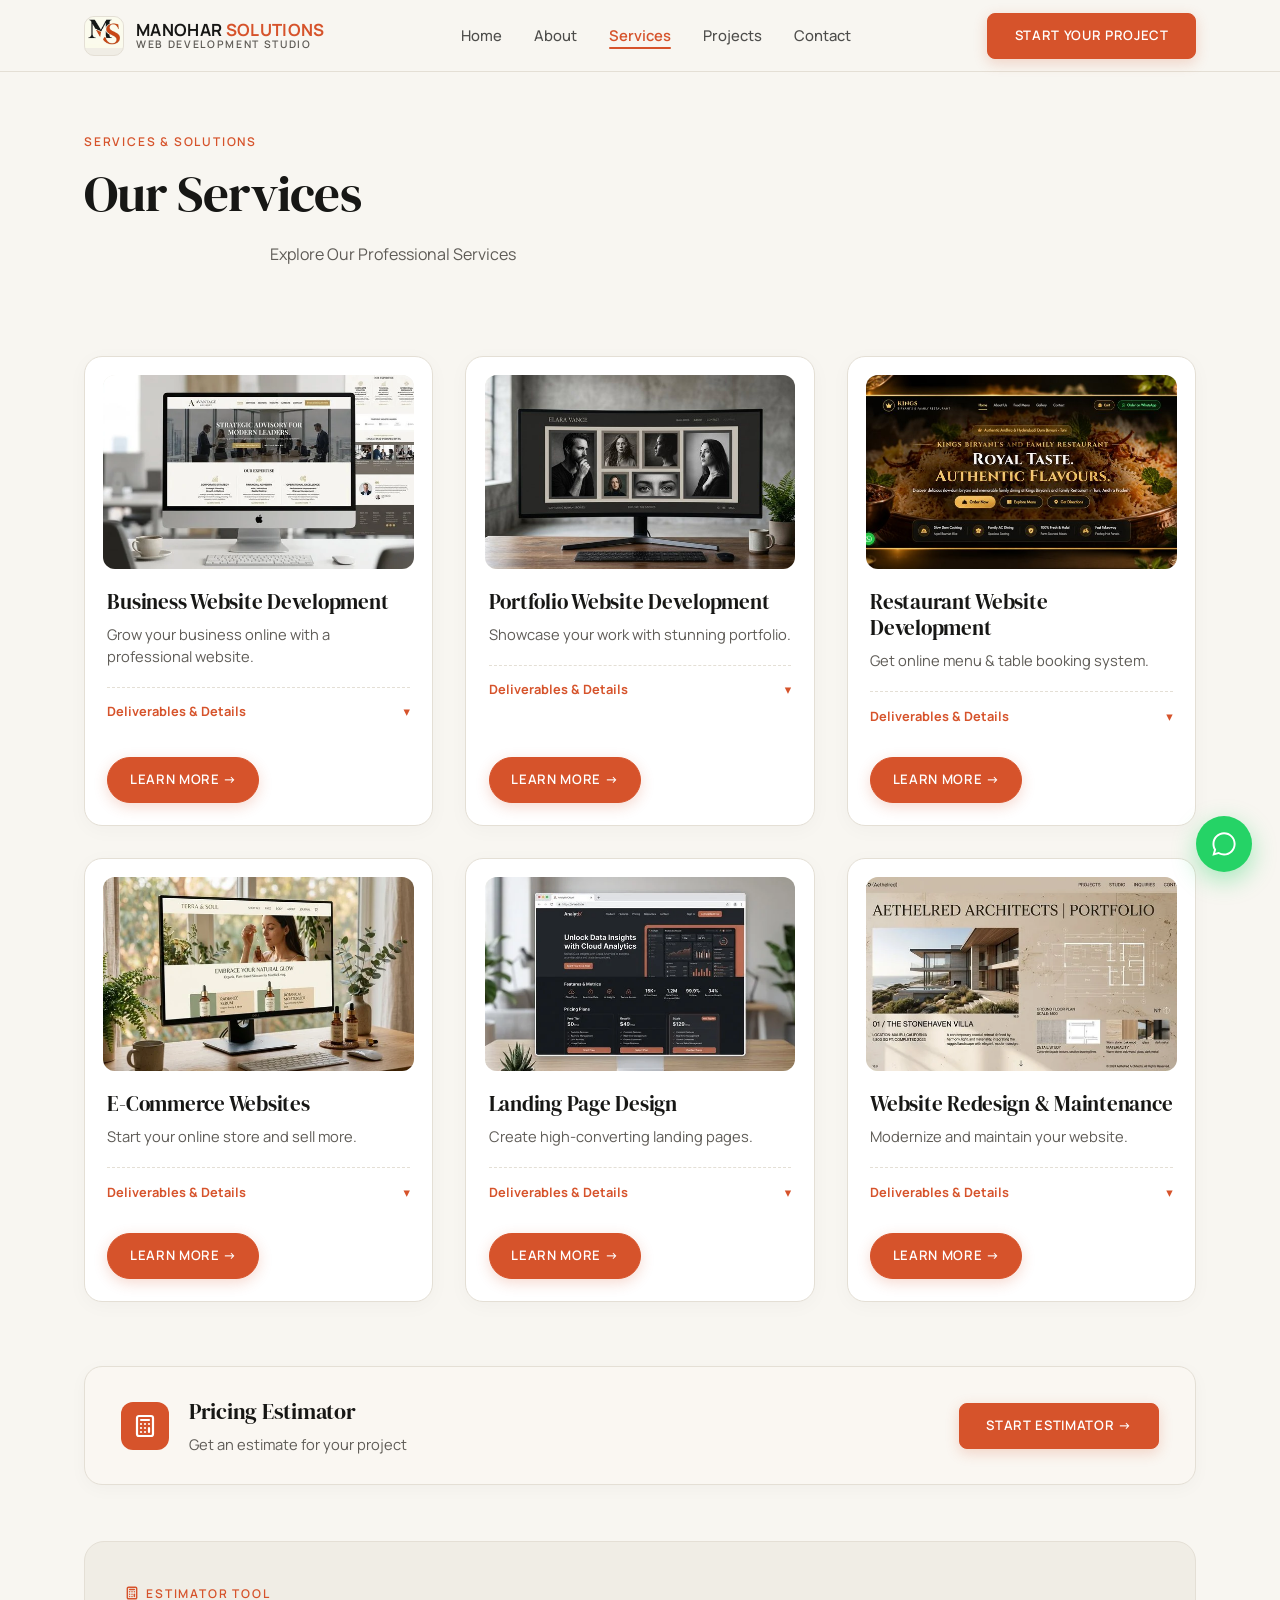
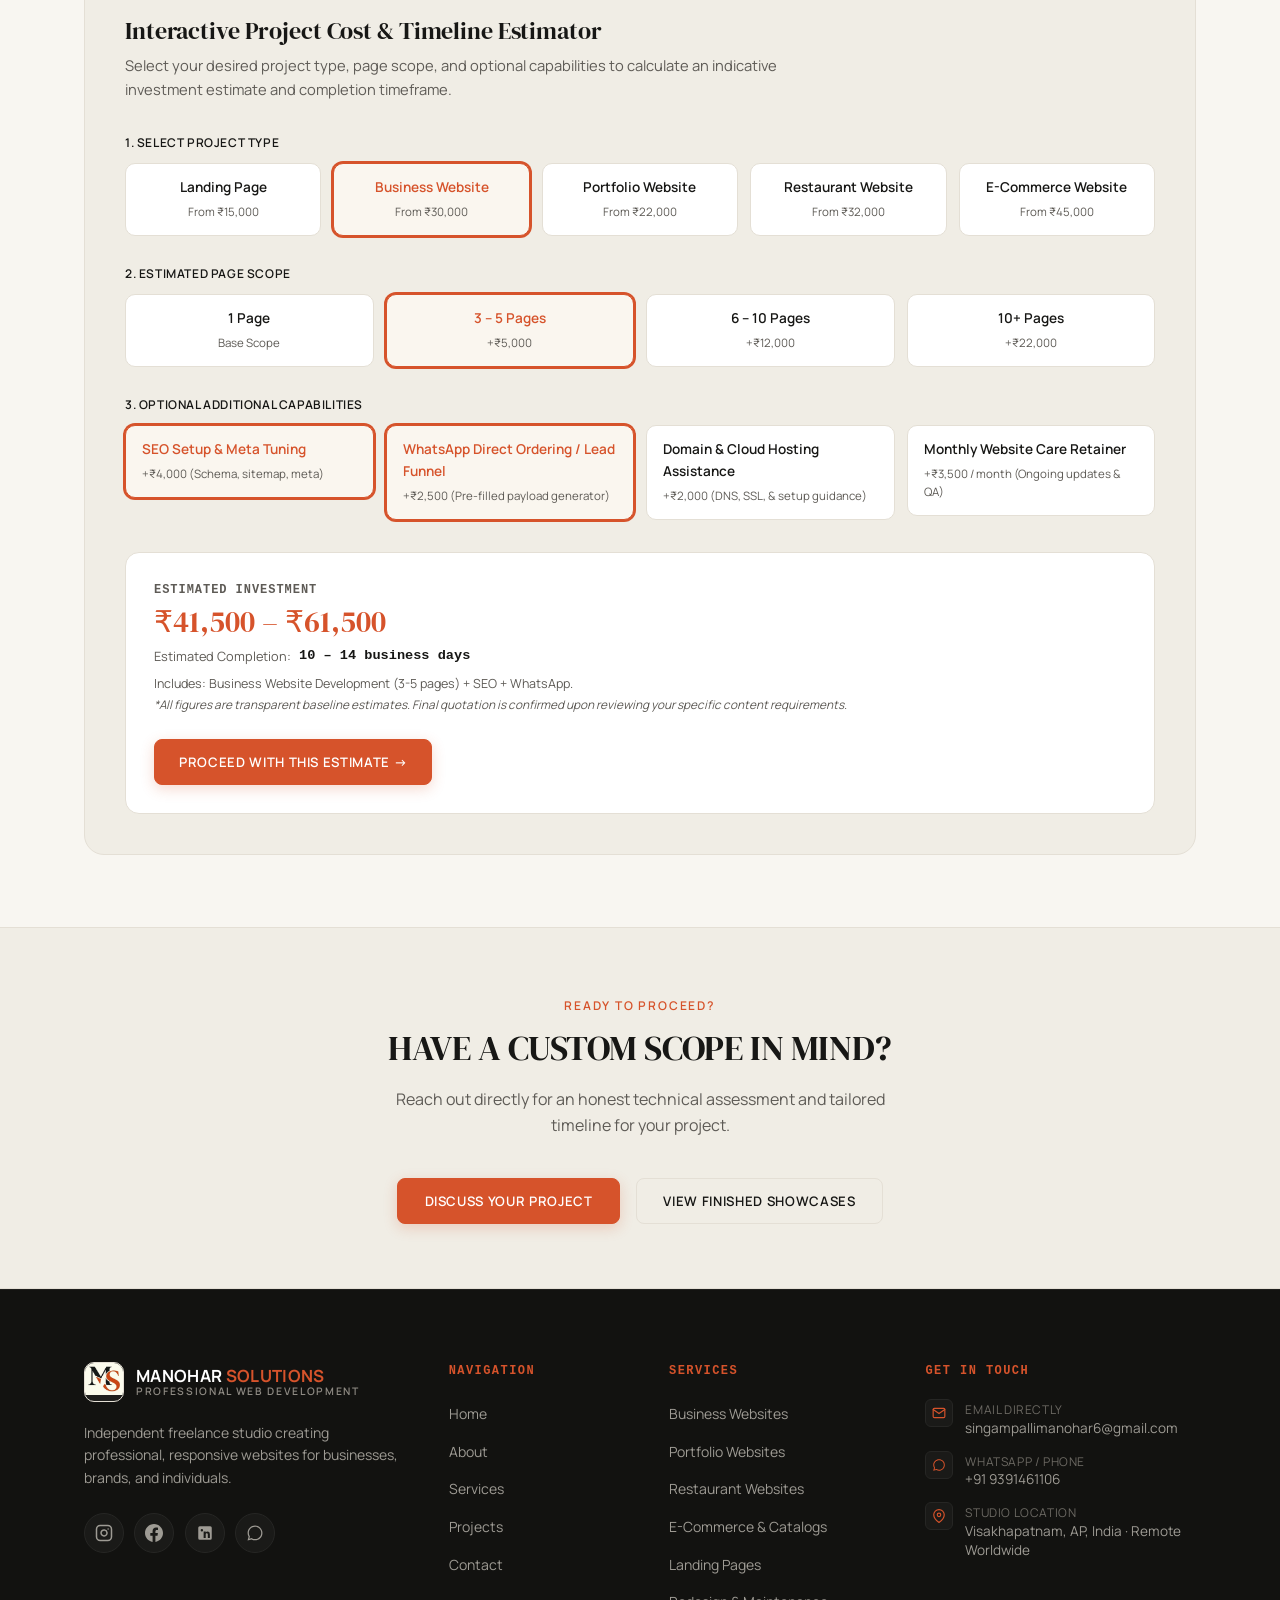
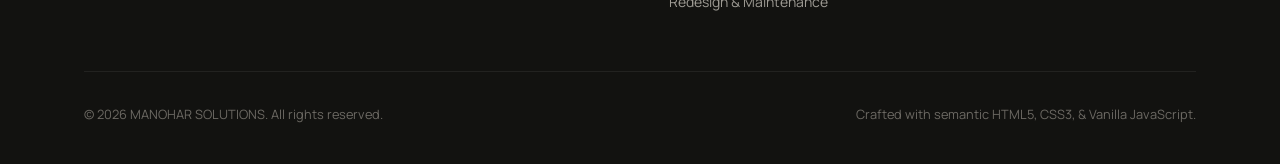
<file: services.html>
<!DOCTYPE html>
<html lang="en">
<head>
  <meta charset="utf-8"/>
  <meta content="width=device-width, initial-scale=1.0" name="viewport"/>
  <title>Web Development Services &amp; Estimator | MANOHAR SOLUTIONS</title>
  <meta content="Explore professional web development services and calculate instant cost estimates with MANOHAR SOLUTIONS: Business Websites, Restaurant Websites, Portfolios, Landing Pages, E-Commerce, and Maintenance." name="description"/>
  <meta content="freelance web development services, business website development, restaurant website developer, website cost estimator, landing page design, website maintenance, HTML CSS JS" name="keywords"/>
  <meta content="MANOHAR SOLUTIONS" name="author"/>
  <link href="assets/images/favicon.png" rel="icon" type="image/png"/>

  <!-- Google Fonts -->
  <link href="https://fonts.googleapis.com" rel="preconnect"/>
  <link crossorigin="" href="https://fonts.gstatic.com" rel="preconnect"/>
  <link href="https://fonts.googleapis.com/css2?family=DM+Serif+Display:ital@0;1&family=Manrope:wght@400;500;600;700;800&display=swap" rel="stylesheet"/>

  <!-- Custom Pure CSS -->
  <link href="css/style.css" rel="stylesheet"/>

  <!-- Canonical & Social Meta -->
  <link href="https://manoharsolutions.dev/services.html" rel="canonical"/>
  <meta content="website" property="og:type"/>
  <meta content="Web Development Services &amp; Estimator | MANOHAR SOLUTIONS" property="og:title"/>
  <meta content="Explore professional web development services and calculate instant cost estimates with MANOHAR SOLUTIONS: Business Websites, Restaurant Websites, Portfolios, Landing Pages, E-Commerce, and Maintenance." property="og:description"/>
  <meta content="https://manoharsolutions.dev/assets/images/corporate_business_showcase_1790489194491.webp" property="og:image"/>
  <meta content="summary_large_image" name="twitter:card"/>
  <meta content="Web Development Services &amp; Estimator | MANOHAR SOLUTIONS" name="twitter:title"/>
  <meta content="Explore professional web development services and calculate instant cost estimates with MANOHAR SOLUTIONS: Business Websites, Restaurant Websites, Portfolios, Landing Pages, E-Commerce, and Maintenance." name="twitter:description"/>
  <meta content="https://manoharsolutions.dev/assets/images/corporate_business_showcase_1790489194491.webp" name="twitter:image"/>

  <!-- Schema.org Service Catalog Structured Data -->
  <script type="application/ld+json">
  {
    "@context": "https://schema.org",
    "@type": "Service",
    "serviceType": "Web Development",
    "provider": {
      "@type": "ProfessionalService",
      "name": "Manohar Solutions",
      "url": "https://manoharsolutions.dev"
    },
    "hasOfferCatalog": {
      "@type": "OfferCatalog",
      "name": "Web Development Services",
      "itemListElement": [
        {
          "@type": "Offer",
          "itemOffered": {
            "@type": "Service",
            "name": "Landing Page Design"
          },
          "priceSpecification": {
            "@type": "PriceSpecification",
            "priceCurrency": "INR",
            "minPrice": "15000",
            "maxPrice": "25000"
          }
        },
        {
          "@type": "Offer",
          "itemOffered": {
            "@type": "Service",
            "name": "Business Website Development"
          },
          "priceSpecification": {
            "@type": "PriceSpecification",
            "priceCurrency": "INR",
            "minPrice": "30000",
            "maxPrice": "50000"
          }
        },
        {
          "@type": "Offer",
          "itemOffered": {
            "@type": "Service",
            "name": "Restaurant Website Development"
          },
          "priceSpecification": {
            "@type": "PriceSpecification",
            "priceCurrency": "INR",
            "minPrice": "32000",
            "maxPrice": "52000"
          }
        },
        {
          "@type": "Offer",
          "itemOffered": {
            "@type": "Service",
            "name": "E-Commerce Websites"
          },
          "priceSpecification": {
            "@type": "PriceSpecification",
            "priceCurrency": "INR",
            "minPrice": "45000",
            "maxPrice": "70000"
          }
        }
      ]
    }
  }
  </script>
</head>
<body>
  <!-- Skip to Main Content Link for Accessibility -->
  <a href="#main-content" class="skip-to-content">Skip to main content</a>

  <!-- Sticky Navigation -->
  <header class="site-header">
    <div class="container nav-container">
      <a aria-label="MANOHAR SOLUTIONS Homepage" class="brand-link" href="index.html">
        <div class="brand-monogram">
          <picture>
            <source srcset="assets/images/logo.webp" type="image/webp">
            <img alt="Manohar Solutions Monogram" src="assets/images/logo.webp" width="40" height="40" style="width: 100%; height: 100%; object-fit: cover;"/>
          </picture>
        </div>
        <div class="brand-text">
          <span class="brand-name">MANOHAR <span>SOLUTIONS</span></span>
          <span class="brand-sub">Web Development Studio</span>
        </div>
      </a>
      <nav aria-label="Main Navigation">
        <ul class="nav-links">
          <li class="nav-item"><a href="index.html">Home</a></li>
          <li class="nav-item"><a href="about.html">About</a></li>
          <li class="nav-item active"><a href="services.html">Services</a></li>
          <li class="nav-item"><a href="projects.html">Projects</a></li>
          <li class="nav-item"><a href="contact.html">Contact</a></li>
        </ul>
      </nav>
      <div class="nav-cta">
        <a class="btn btn-primary" href="contact.html">Start Your Project</a>
      </div>
      <button aria-expanded="false" aria-label="Open Navigation Menu" class="hamburger-btn" type="button">
        <svg fill="none" height="22" stroke="currentColor" stroke-linecap="round" stroke-linejoin="round" stroke-width="2.2" viewBox="0 0 24 24" width="22">
          <line x1="3" x2="21" y1="6" y2="6"></line>
          <line x1="3" x2="21" y1="12" y2="12"></line>
          <line x1="3" x2="21" y1="18" y2="18"></line>
        </svg>
      </button>
    </div>
  </header>

  <!-- Mobile Drawer -->
  <div aria-hidden="true" class="mobile-nav-drawer" role="dialog" aria-modal="true" aria-label="Navigation Menu">
    <div class="mobile-nav-content">
      <div class="mobile-nav-header">
        <span class="brand-name">MANOHAR <span>SOLUTIONS</span></span>
        <button aria-label="Close Navigation" class="close-drawer-btn" style="background:none; border:none; display:flex; align-items:center; justify-content:center; cursor:pointer; color:var(--text-charcoal); padding:0.25rem;" type="button">
          <svg fill="none" height="22" stroke="currentColor" stroke-linecap="round" stroke-linejoin="round" stroke-width="2.2" viewBox="0 0 24 24" width="22">
            <line x1="18" x2="6" y1="6" y2="18"></line>
            <line x1="6" x2="18" y1="6" y2="18"></line>
          </svg>
        </button>
      </div>
      <ul class="mobile-nav-links">
        <li><a href="index.html">Home <span>→</span></a></li>
        <li><a href="about.html">About <span>→</span></a></li>
        <li class="active"><a href="services.html">Services <span>→</span></a></li>
        <li><a href="projects.html">Projects <span>→</span></a></li>
        <li><a href="contact.html">Contact <span>→</span></a></li>
      </ul>
      <div style="margin-top:auto;">
        <a class="btn btn-primary" href="contact.html" style="width:100%;">Start Your Project</a>
      </div>
    </div>
  </div>

  <main id="main-content">
    <!-- Page Hero -->
    <section class="page-hero" aria-label="Services Page Hero">
      <div class="container text-center">
        <span class="eyebrow">SERVICES &amp; SOLUTIONS</span>
        <h1 class="headline-xl">Our Services</h1>
        <p class="subheadline" style="max-width: 740px; margin: 0 auto;">
          Explore Our Professional Services
        </p>
      </div>
    </section>

    <!-- Services Cards Grid (Every card with Image, Title, Problem, Solution, Deliverables, and Quote CTA) -->
    <section class="section" style="padding-top: 1rem;" aria-label="Services List">
      <div class="container">
        <div class="services-editorial-grid">
          
          <!-- 1. Business Website Development -->
          <div class="service-card-editorial">
            <div class="service-thumb-wrap">
              <picture>
                <source srcset="assets/images/corporate_business_thumb.webp" type="image/webp">
                <img src="assets/images/corporate_business_thumb.webp" alt="Business Website Development" loading="lazy" width="688" height="430">
              </picture>
            </div>
            <div class="service-editorial-body">
              <h3>Business Website Development</h3>
              <p class="service-tagline">Grow your business online with a professional website.</p>
              
              <details class="service-spec-drawer">
                <summary><span>Deliverables &amp; Details</span> <span class="spec-toggle-icon">&#9662;</span></summary>
                <div class="service-spec-content">
                  <p><strong>Business Problem:</strong> Difficulty verifying business legitimacy or capturing qualified customer inquiries.</p>
                  <p><strong>Proposed Solution:</strong> Authoritative multi-page portal with structured inquiry pathways.</p>
                  <strong>Deliverables:</strong>
                  <ul>
                    <li><span>&#10003;</span> Multi-page responsive architecture</li>
                    <li><span>&#10003;</span> WhatsApp &amp; email lead funnels</li>
                    <li><span>&#10003;</span> Local SEO &amp; Schema markup</li>
                  </ul>
                </div>
              </details>

              <div class="service-editorial-footer">
                <a class="btn btn-primary" href="contact.html?service=Business%20Website%20Development" style="padding: 0.6rem 1.35rem; font-size: 0.82rem; border-radius: 9999px;">Learn More &rarr;</a>
              </div>
            </div>
          </div>

          <!-- 2. Portfolio Website Development -->
          <div class="service-card-editorial">
            <div class="service-thumb-wrap">
              <picture>
                <source srcset="assets/images/photo_studio_thumb.jpg" type="image/jpeg">
                <img src="assets/images/photo_studio_thumb.jpg" alt="Portfolio Website Development" loading="lazy" width="688" height="430">
              </picture>
            </div>
            <div class="service-editorial-body">
              <h3>Portfolio Website Development</h3>
              <p class="service-tagline">Showcase your work with stunning portfolio.</p>
              
              <details class="service-spec-drawer">
                <summary><span>Deliverables &amp; Details</span> <span class="spec-toggle-icon">&#9662;</span></summary>
                <div class="service-spec-content">
                  <p><strong>Business Problem:</strong> Slow image loading and template distortion hurting creative brand perception.</p>
                  <p><strong>Proposed Solution:</strong> Minimal monochrome canvas with WebP delivery &amp; keyboard lightbox.</p>
                  <strong>Deliverables:</strong>
                  <ul>
                    <li><span>&#10003;</span> Exhibition-grade visual gallery</li>
                    <li><span>&#10003;</span> Touch &amp; keyboard modal viewer</li>
                    <li><span>&#10003;</span> Direct booking inquiry funnel</li>
                  </ul>
                </div>
              </details>

              <div class="service-editorial-footer">
                <a class="btn btn-primary" href="contact.html?service=Portfolio%20Website%20Development" style="padding: 0.6rem 1.35rem; font-size: 0.82rem; border-radius: 9999px;">Learn More &rarr;</a>
              </div>
            </div>
          </div>

          <!-- 3. Restaurant Website Development -->
          <div class="service-card-editorial">
            <div class="service-thumb-wrap">
              <picture>
                <source srcset="assets/images/kings-biryani-thumb.jpg" type="image/jpeg">
                <img src="assets/images/kings-biryani-thumb.jpg" alt="Restaurant Website Development" loading="lazy" width="688" height="430">
              </picture>
            </div>
            <div class="service-editorial-body">
              <h3>Restaurant Website Development</h3>
              <p class="service-tagline">Get online menu &amp; table booking system.</p>
              
              <details class="service-spec-drawer">
                <summary><span>Deliverables &amp; Details</span> <span class="spec-toggle-icon">&#9662;</span></summary>
                <div class="service-spec-content">
                  <p><strong>Business Problem:</strong> Aggregator commissions eating margins and illegible PDF smartphone menus.</p>
                  <p><strong>Proposed Solution:</strong> Dynamic categorized digital food menu with WhatsApp direct ordering.</p>
                  <strong>Deliverables:</strong>
                  <ul>
                    <li><span>&#10003;</span> Categorized digital menu (70+ items)</li>
                    <li><span>&#10003;</span> WhatsApp click-to-order engine</li>
                    <li><span>&#10003;</span> Google Maps &amp; dining reservations</li>
                  </ul>
                </div>
              </details>

              <div class="service-editorial-footer">
                <a class="btn btn-primary" href="contact.html?service=Restaurant%20Website%20Development" style="padding: 0.6rem 1.35rem; font-size: 0.82rem; border-radius: 9999px;">Learn More &rarr;</a>
              </div>
            </div>
          </div>

          <!-- 4. E-Commerce Websites -->
          <div class="service-card-editorial">
            <div class="service-thumb-wrap">
              <picture>
                <source srcset="assets/images/hari_naturals_thumb.webp" type="image/webp">
                <img src="assets/images/hari_naturals_thumb.webp" alt="E-Commerce Websites" loading="lazy" width="688" height="430">
              </picture>
            </div>
            <div class="service-editorial-body">
              <h3>E-Commerce Websites</h3>
              <p class="service-tagline">Start your online store and sell more.</p>
              
              <details class="service-spec-drawer">
                <summary><span>Deliverables &amp; Details</span> <span class="spec-toggle-icon">&#9662;</span></summary>
                <div class="service-spec-content">
                  <p><strong>Business Problem:</strong> Heavy monthly SaaS platform fees and confusing multi-step checkouts.</p>
                  <p><strong>Proposed Solution:</strong> Lightweight product catalog with one-tap WhatsApp purchase orders.</p>
                  <strong>Deliverables:</strong>
                  <ul>
                    <li><span>&#10003;</span> Zero-subscription product catalog</li>
                    <li><span>&#10003;</span> Pre-filled WhatsApp cart messages</li>
                    <li><span>&#10003;</span> Verified product specs &amp; trust badges</li>
                  </ul>
                </div>
              </details>

              <div class="service-editorial-footer">
                <a class="btn btn-primary" href="contact.html?service=E-Commerce%20Websites" style="padding: 0.6rem 1.35rem; font-size: 0.82rem; border-radius: 9999px;">Learn More &rarr;</a>
              </div>
            </div>
          </div>

          <!-- 5. Landing Page Design -->
          <div class="service-card-editorial">
            <div class="service-thumb-wrap">
              <picture>
                <source srcset="assets/images/apex_saas_thumb.webp" type="image/webp">
                <img src="assets/images/apex_saas_thumb.webp" alt="Landing Page Design" loading="lazy" width="688" height="430">
              </picture>
            </div>
            <div class="service-editorial-body">
              <h3>Landing Page Design</h3>
              <p class="service-tagline">Create high-converting landing pages.</p>
              
              <details class="service-spec-drawer">
                <summary><span>Deliverables &amp; Details</span> <span class="spec-toggle-icon">&#9662;</span></summary>
                <div class="service-spec-content">
                  <p><strong>Business Problem:</strong> Low return on ad spend caused by slow, cluttered websites losing visitor focus.</p>
                  <p><strong>Proposed Solution:</strong> Laser-focused conversion landing page optimized for fast lead capture.</p>
                  <strong>Deliverables:</strong>
                  <ul>
                    <li><span>&#10003;</span> Compelling hero proposition</li>
                    <li><span>&#10003;</span> Interactive pricing comparison</li>
                    <li><span>&#10003;</span> Sub-second page load speeds</li>
                  </ul>
                </div>
              </details>

              <div class="service-editorial-footer">
                <a class="btn btn-primary" href="contact.html?service=Landing%20Page%20Design" style="padding: 0.6rem 1.35rem; font-size: 0.82rem; border-radius: 9999px;">Learn More &rarr;</a>
              </div>
            </div>
          </div>

          <!-- 6. Website Redesign and Maintenance -->
          <div class="service-card-editorial">
            <div class="service-thumb-wrap">
              <picture>
                <source srcset="assets/images/architects_thumb.webp" type="image/webp">
                <img src="assets/images/architects_thumb.webp" alt="Website Redesign and Maintenance" loading="lazy" width="688" height="430">
              </picture>
            </div>
            <div class="service-editorial-body">
              <h3>Website Redesign &amp; Maintenance</h3>
              <p class="service-tagline">Modernize and maintain your website.</p>
              
              <details class="service-spec-drawer">
                <summary><span>Deliverables &amp; Details</span> <span class="spec-toggle-icon">&#9662;</span></summary>
                <div class="service-spec-content">
                  <p><strong>Business Problem:</strong> Outdated layouts that break on phones, load slowly, and risk security issues.</p>
                  <p><strong>Proposed Solution:</strong> Complete responsive modernization, WebP compression &amp; monthly care.</p>
                  <strong>Deliverables:</strong>
                  <ul>
                    <li><span>&#10003;</span> Fluid responsive code overhaul</li>
                    <li><span>&#10003;</span> Core Web Vitals speed optimization</li>
                    <li><span>&#10003;</span> Monthly technical maintenance retainer</li>
                  </ul>
                </div>
              </details>

              <div class="service-editorial-footer">
                <a class="btn btn-primary" href="contact.html?service=Website%20Redesign%20and%20Maintenance" style="padding: 0.6rem 1.35rem; font-size: 0.82rem; border-radius: 9999px;">Learn More &rarr;</a>
              </div>
            </div>
          </div>

        </div>

        <!-- Estimator Launch Strip matching Reference Image -->
        <div class="estimator-launch-strip" id="estimator-banner">
          <div class="estimator-launch-left">
            <div class="estimator-launch-icon">
              <svg width="24" height="24" viewBox="0 0 24 24" fill="none" stroke="currentColor" stroke-width="2.2" stroke-linecap="round" stroke-linejoin="round"><rect x="4" y="2" width="16" height="20" rx="2"></rect><line x1="8" y1="6" x2="16" y2="6"></line><line x1="16" y1="14" x2="16" y2="18"></line><path d="M16 10h.01"></path><path d="M12 10h.01"></path><path d="M8 10h.01"></path><path d="M12 14h.01"></path><path d="M8 14h.01"></path><path d="M12 18h.01"></path><path d="M8 18h.01"></path></svg>
            </div>
            <div class="estimator-launch-text">
              <h3>Pricing Estimator</h3>
              <p>Get an estimate for your project</p>
            </div>
          </div>
          <a href="#project-estimator" class="btn btn-primary" style="white-space: nowrap;">Start Estimator &rarr;</a>
        </div>

        <!-- Interactive Project Scope & Cost Estimator Component -->
        <div id="project-estimator" class="estimator-wrapper" aria-label="Interactive Cost Estimator">
          <div style="max-width: 680px; margin-bottom: 2rem;">
            <span class="eyebrow">
              <svg width="14" height="14" viewBox="0 0 24 24" fill="none" stroke="currentColor" stroke-width="2.5" stroke-linecap="round" stroke-linejoin="round"><rect x="4" y="2" width="16" height="20" rx="2"></rect><line x1="8" y1="6" x2="16" y2="6"></line><line x1="16" y1="14" x2="16" y2="18"></line><path d="M16 10h.01"></path><path d="M12 10h.01"></path><path d="M8 10h.01"></path><path d="M12 14h.01"></path><path d="M8 14h.01"></path><path d="M12 18h.01"></path><path d="M8 18h.01"></path></svg>
              ESTIMATOR TOOL
            </span>
            <h2 class="headline-md" style="font-size: 1.5rem; margin-bottom: 0.5rem;">Interactive Project Cost &amp; Timeline Estimator</h2>
            <p style="color: var(--text-muted); font-size: 0.92rem; line-height: 1.6;">
              Select your desired project type, page scope, and optional capabilities to calculate an indicative investment estimate and completion timeframe.
            </p>
          </div>

          <form style="display: flex; flex-direction: column; gap: 1.75rem;">
            <!-- Step 1: Project Type -->
            <div>
              <span class="form-label">1. Select Project Type</span>
              <div class="estimator-options-grid">
                <label class="estimator-pill-label">
                  <input type="radio" name="est-type" value="landing">
                  <div class="estimator-pill-card">
                    <span>Landing Page</span>
                    <span class="meta">From ₹15,000</span>
                  </div>
                </label>
                <label class="estimator-pill-label">
                  <input type="radio" name="est-type" value="business" checked>
                  <div class="estimator-pill-card">
                    <span>Business Website</span>
                    <span class="meta">From ₹30,000</span>
                  </div>
                </label>
                <label class="estimator-pill-label">
                  <input type="radio" name="est-type" value="portfolio">
                  <div class="estimator-pill-card">
                    <span>Portfolio Website</span>
                    <span class="meta">From ₹22,000</span>
                  </div>
                </label>
                <label class="estimator-pill-label">
                  <input type="radio" name="est-type" value="restaurant">
                  <div class="estimator-pill-card">
                    <span>Restaurant Website</span>
                    <span class="meta">From ₹32,000</span>
                  </div>
                </label>
                <label class="estimator-pill-label">
                  <input type="radio" name="est-type" value="ecommerce">
                  <div class="estimator-pill-card">
                    <span>E-Commerce Website</span>
                    <span class="meta">From ₹45,000</span>
                  </div>
                </label>
              </div>
            </div>

            <!-- Step 2: Page Count -->
            <div>
              <span class="form-label">2. Estimated Page Scope</span>
              <div class="estimator-options-grid">
                <label class="estimator-pill-label">
                  <input type="radio" name="est-pages" value="1">
                  <div class="estimator-pill-card">
                    <span>1 Page</span>
                    <span class="meta">Base Scope</span>
                  </div>
                </label>
                <label class="estimator-pill-label">
                  <input type="radio" name="est-pages" value="3-5" checked>
                  <div class="estimator-pill-card">
                    <span>3 – 5 Pages</span>
                    <span class="meta">+₹5,000</span>
                  </div>
                </label>
                <label class="estimator-pill-label">
                  <input type="radio" name="est-pages" value="6-10">
                  <div class="estimator-pill-card">
                    <span>6 – 10 Pages</span>
                    <span class="meta">+₹12,000</span>
                  </div>
                </label>
                <label class="estimator-pill-label">
                  <input type="radio" name="est-pages" value="10+">
                  <div class="estimator-pill-card">
                    <span>10+ Pages</span>
                    <span class="meta">+₹22,000</span>
                  </div>
                </label>
              </div>
            </div>

            <!-- Step 3: Add-on Capabilities -->
            <div>
              <span class="form-label">3. Optional Additional Capabilities</span>
              <div class="estimator-options-grid" style="grid-template-columns: repeat(auto-fit, minmax(200px, 1fr));">
                <label class="estimator-pill-label">
                  <input type="checkbox" name="est-seo" checked>
                  <div class="estimator-pill-card" style="text-align: left;">
                    <span>SEO Setup &amp; Meta Tuning</span>
                    <span class="meta">+₹4,000 (Schema, sitemap, meta)</span>
                  </div>
                </label>
                <label class="estimator-pill-label">
                  <input type="checkbox" name="est-wa" checked>
                  <div class="estimator-pill-card" style="text-align: left;">
                    <span>WhatsApp Direct Ordering / Lead Funnel</span>
                    <span class="meta">+₹2,500 (Pre-filled payload generator)</span>
                  </div>
                </label>
                <label class="estimator-pill-label">
                  <input type="checkbox" name="est-hosting">
                  <div class="estimator-pill-card" style="text-align: left;">
                    <span>Domain &amp; Cloud Hosting Assistance</span>
                    <span class="meta">+₹2,000 (DNS, SSL, &amp; setup guidance)</span>
                  </div>
                </label>
                <label class="estimator-pill-label">
                  <input type="checkbox" name="est-maint">
                  <div class="estimator-pill-card" style="text-align: left;">
                    <span>Monthly Website Care Retainer</span>
                    <span class="meta">+₹3,500 / month (Ongoing updates &amp; QA)</span>
                  </div>
                </label>
              </div>
            </div>
          </form>

          <!-- Result Display Box -->
          <div class="estimator-result-box">
            <div>
              <span class="result-title" style="display: block; font-family: monospace; font-size: 0.75rem; font-weight: 700; color: var(--text-muted); text-transform: uppercase; letter-spacing: 0.08em; margin-bottom: 0.25rem;">Estimated Investment</span>
              <span id="estimator-price" class="result-price" style="display: block; font-family: var(--font-serif); font-size: 1.85rem; color: var(--accent-terracotta); font-weight: 400; line-height: 1.2;">₹35,000 – ₹55,000</span>
              <div style="display: flex; align-items: center; gap: 0.5rem; margin-top: 0.35rem;">
                <span style="font-size: 0.8rem; color: var(--text-muted);">Estimated Completion:</span>
                <strong id="estimator-timeline" style="font-size: 0.85rem; color: var(--text-charcoal); font-family: monospace;">10 – 14 business days</strong>
              </div>
              <p id="estimator-scope-note" style="font-size: 0.78rem; color: var(--text-muted); margin: 0.5rem 0 0; line-height: 1.4;">
                Includes: Business Website Development (3-5 pages) + SEO + WhatsApp.
              </p>
              <p style="font-size: 0.74rem; color: var(--text-muted); margin: 0.25rem 0 0; font-style: italic;">
                *All figures are transparent baseline estimates. Final quotation is confirmed upon reviewing your specific content requirements.
              </p>
            </div>
            <div>
              <a id="estimator-cta-btn" class="btn btn-primary" href="contact.html?service=Business%20Website%20Development" style="padding: 0.85rem 1.5rem;">Proceed With This Estimate →</a>
            </div>
          </div>
        </div>

      </div>
    </section>

    <!-- Final CTA -->
    <section class="section section-stone" style="padding-top: 4rem; padding-bottom: 4rem;">
      <div class="container">
        <div class="cta-banner" style="background: transparent; border: none; padding: 0;">
          <span class="eyebrow">READY TO PROCEED?</span>
          <h2 class="headline-lg" style="margin-bottom: 1rem;">HAVE A CUSTOM SCOPE IN MIND?</h2>
          <p class="subheadline" style="margin: 0 auto 2.5rem; max-width: 540px;">
            Reach out directly for an honest technical assessment and tailored timeline for your project.
          </p>
          <div style="display: flex; justify-content: center; gap: 1rem; flex-wrap: wrap;">
            <a class="btn btn-primary" href="contact.html">Discuss Your Project</a>
            <a class="btn btn-secondary" href="projects.html">View Finished Showcases</a>
          </div>
        </div>
      </div>
    </section>
  </main>

  <!-- Global Footer -->
  <footer class="site-footer">
    <div class="container">
      <div class="footer-grid">
        <!-- Col 1: Brand & Social Icons -->
        <div class="footer-col">
          <div class="brand-link" style="margin-bottom: 1.25rem;">
            <div class="brand-monogram" style="background:#1F1F1D;">
              <picture>
                <source srcset="assets/images/logo.webp" type="image/webp">
                <img alt="Manohar Solutions Monogram" src="assets/images/logo.webp" width="40" height="40" style="width: 100%; height: 100%; object-fit: cover;"/>
              </picture>
            </div>
            <div class="brand-text">
              <span class="brand-name" style="color:#FFF;">MANOHAR <span>SOLUTIONS</span></span>
              <span class="brand-sub" style="color:#8E8A83;">Professional Web Development</span>
            </div>
          </div>
          <p style="color:#9E9B94; font-size:0.875rem; max-width:340px; line-height:1.6; margin-bottom: 1.25rem;">
            Independent freelance studio creating professional, responsive websites for businesses, brands, and individuals.
          </p>
          <div class="footer-socials">
            <a aria-label="Instagram" class="social-circle" href="https://www.instagram.com/manohar_solutions/" rel="noopener noreferrer" target="_blank">
              <svg fill="none" stroke="currentColor" stroke-linecap="round" stroke-linejoin="round" stroke-width="2" viewBox="0 0 24 24">
                <rect height="20" rx="5" ry="5" width="20" x="2" y="2"></rect>
                <path d="M16 11.37A4 4 0 1 1 12.63 8 4 4 0 0 1 16 11.37z"></path>
                <line x1="17.5" x2="17.51" y1="6.5" y2="6.5"></line>
              </svg>
            </a>
            <a aria-label="Facebook" class="social-circle" href="https://www.facebook.com/manoharsolutions" rel="noopener noreferrer" target="_blank">
              <svg fill="currentColor" viewBox="0 0 24 24">
                <path d="M24 12.073c0-6.627-5.373-12-12-12s-12 5.373-12 12c0 5.99 4.388 10.954 10.125 11.854v-8.385H7.078v-3.47h3.047V9.43c0-3.007 1.792-4.669 4.533-4.669 1.312 0 2.686.235 2.686.235v2.953H15.83c-1.491 0-1.956.925-1.956 1.874v2.25h3.328l-.532 3.47h-2.796v8.385C19.612 23.027 24 18.062 24 12.073z"></path>
              </svg>
            </a>
            <a aria-label="LinkedIn" class="social-circle" href="https://www.linkedin.com/in/singampallimanohar/" rel="noopener noreferrer" target="_blank">
              <svg fill="currentColor" viewBox="0 0 24 24">
                <path d="M19 3a2 2 0 0 1 2 2v14a2 2 0 0 1-2 2H5a2 2 0 0 1-2-2V5a2 2 0 0 1 2-2h14m-.5 15.5v-5.3a3.26 3.26 0 0 0-3.26-3.26c-.85 0-1.84.52-2.28 1.3v-1.11h-2.79v8.37h2.79v-4.93c0-.77.62-1.4 1.39-1.4a1.4 1.4 0 0 1 1.4 1.4v4.93h2.75M6.46 10.9h2.79v8.37H6.46v-8.37M7.86 6.72a1.62 1.62 0 1 0 0 3.24 1.62 1.62 0 0 0 0-3.24z"></path>
              </svg>
            </a>
            <a aria-label="Chat on WhatsApp" class="social-circle" href="https://wa.me/919391461106" rel="noopener noreferrer" target="_blank">
              <svg fill="currentColor" viewBox="0 0 24 24">
                <path d="M12.04 2C6.58 2 2.13 6.45 2.13 11.91C2.13 13.66 2.59 15.36 3.45 16.86L2.05 22L7.3 20.62C8.75 21.41 10.38 21.83 12.04 21.83C17.5 21.83 21.95 17.38 21.95 11.92C21.95 9.27 20.92 6.78 19.05 4.91C17.18 3.03 14.69 2 12.04 2M12.05 3.67C14.25 3.67 16.31 4.53 17.87 6.09C19.42 7.65 20.28 9.72 20.28 11.92C20.28 16.46 16.58 20.15 12.04 20.15C10.56 20.15 9.11 19.76 7.85 19L7.55 18.83L4.43 19.65L5.26 16.61L5.06 16.29C4.24 14.99 3.8 13.47 3.8 11.91C3.81 7.37 7.5 3.67 12.05 3.67Z"></path>
              </svg>
            </a>
          </div>
        </div>
        <!-- Col 2: Navigation Links -->
        <div class="footer-col">
          <h4>NAVIGATION</h4>
          <ul class="footer-links">
            <li><a href="index.html">Home</a></li>
            <li><a href="about.html">About</a></li>
            <li><a href="services.html">Services</a></li>
            <li><a href="projects.html">Projects</a></li>
            <li><a href="contact.html">Contact</a></li>
          </ul>
        </div>
        <!-- Col 3: Services -->
        <div class="footer-col">
          <h4>SERVICES</h4>
          <ul class="footer-links">
            <li><a href="services.html">Business Websites</a></li>
            <li><a href="services.html">Portfolio Websites</a></li>
            <li><a href="services.html">Restaurant Websites</a></li>
            <li><a href="services.html">E-Commerce &amp; Catalogs</a></li>
            <li><a href="services.html">Landing Pages</a></li>
            <li><a href="services.html">Redesign &amp; Maintenance</a></li>
          </ul>
        </div>
        <!-- Col 4: Contact Details -->
        <div class="footer-col">
          <h4>GET IN TOUCH</h4>
          <ul class="footer-contact-list">
            <li class="footer-contact-item">
              <span class="footer-contact-icon">
                <svg fill="none" stroke="currentColor" stroke-linecap="round" stroke-linejoin="round" stroke-width="2" viewBox="0 0 24 24">
                  <path d="M4 4h16c1.1 0 2 .9 2 2v12c0 1.1-.9 2-2 2H4c-1.1 0-2-.9-2-2V6c0-1.1.9-2 2-2z"></path>
                  <polyline points="22,6 12,13 2,6"></polyline>
                </svg>
              </span>
              <div>
                <span style="font-size:0.75rem; color:#6C6963; text-transform:uppercase; letter-spacing:0.05em; display:block;">Email Directly</span>
                <a href="mailto:singampallimanohar6@gmail.com">singampallimanohar6@gmail.com</a>
              </div>
            </li>
            <li class="footer-contact-item">
              <span class="footer-contact-icon">
                <svg fill="currentColor" viewBox="0 0 24 24">
                  <path d="M12.04 2C6.58 2 2.13 6.45 2.13 11.91C2.13 13.66 2.59 15.36 3.45 16.86L2.05 22L7.3 20.62C8.75 21.41 10.38 21.83 12.04 21.83C17.5 21.83 21.95 17.38 21.95 11.92C21.95 9.27 20.92 6.78 19.05 4.91C17.18 3.03 14.69 2 12.04 2M12.05 3.67C14.25 3.67 16.31 4.53 17.87 6.09C19.42 7.65 20.28 9.72 20.28 11.92C20.28 16.46 16.58 20.15 12.04 20.15C10.56 20.15 9.11 19.76 7.85 19L7.55 18.83L4.43 19.65L5.26 16.61L5.06 16.29C4.24 14.99 3.8 13.47 3.8 11.91C3.81 7.37 7.5 3.67 12.05 3.67Z"></path>
                </svg>
              </span>
              <div>
                <span style="font-size:0.75rem; color:#6C6963; text-transform:uppercase; letter-spacing:0.05em; display:block;">WhatsApp / Phone</span>
                <a href="https://wa.me/919391461106" rel="noopener noreferrer" target="_blank">+91 9391461106</a>
              </div>
            </li>
            <li class="footer-contact-item">
              <span class="footer-contact-icon">
                <svg fill="none" stroke="currentColor" stroke-linecap="round" stroke-linejoin="round" stroke-width="2" viewBox="0 0 24 24">
                  <path d="M21 10c0 7-9 13-9 13s-9-6-9-13a9 9 0 0 1 18 0z"></path>
                  <circle cx="12" cy="10" r="3"></circle>
                </svg>
              </span>
              <div>
                <span style="font-size:0.75rem; color:#6C6963; text-transform:uppercase; letter-spacing:0.05em; display:block;">Studio Location</span>
                <span>Visakhapatnam, AP, India · Remote Worldwide</span>
              </div>
            </li>
          </ul>
        </div>
      </div>
      <div class="footer-bottom">
        <span>© 2026 MANOHAR SOLUTIONS. All rights reserved.</span>
        <span>Crafted with semantic HTML5, CSS3, &amp; Vanilla JavaScript.</span>
      </div>
    </div>
  </footer>

  <!-- Floating WhatsApp CTA Button -->
  <a aria-label="Chat on WhatsApp (+91 9391461106)" class="whatsapp-floating" href="https://wa.me/919391461106?text=Hello%20MANOHAR%20SOLUTIONS%2C%20I%20would%20like%20to%20discuss%20a%20website%20project." rel="noopener noreferrer" target="_blank">
    <svg fill="currentColor" height="28" viewBox="0 0 24 24" width="28">
      <path d="M12.04 2C6.58 2 2.13 6.45 2.13 11.91C2.13 13.66 2.59 15.36 3.45 16.86L2.05 22L7.3 20.62C8.75 21.41 10.38 21.83 12.04 21.83C17.5 21.83 21.95 17.38 21.95 11.92C21.95 9.27 20.92 6.78 19.05 4.91C17.18 3.03 14.69 2 12.04 2M12.05 3.67C14.25 3.67 16.31 4.53 17.87 6.09C19.42 7.65 20.28 9.72 20.28 11.92C20.28 16.46 16.58 20.15 12.04 20.15C10.56 20.15 9.11 19.76 7.85 19L7.55 18.83L4.43 19.65L5.26 16.61L5.06 16.29C4.24 14.99 3.8 13.47 3.8 11.91C3.81 7.37 7.5 3.67 12.05 3.67Z"></path>
    </svg>
  </a>

  <!-- Core Script -->
  <script src="js/script.js"></script>
</body>
</html>
</file>
<file: css/style.css>
/* ==========================================================================
   MANOHAR SOLUTIONS / MANOHAR STUDIO
   Pure Modern Vanilla CSS Design System
   Palette: Warm Ivory, Charcoal, Soft Stone, Terracotta, Pure Black
   ========================================================================== */

:root {
  --bg-ivory: #F8F6F1;
  --bg-warm-beige: #F0EDE5;
  --bg-stone: #F0EDE5;
  --bg-stone-subtle: #FAF7F2;
  --border-stone: #E4DFD5;
  --border-stone-hover: #D6532B;
  --text-charcoal: #171715;
  --text-muted: #5E5B56;
  --accent-orange: #D6532B;
  --accent-orange-text: #C2451E;
  --accent-orange-hover: #BF451F;
  --accent-terracotta: #D6532B;
  --accent-terracotta-hover: #BF451F;
  --accent-terracotta-soft: rgba(214, 83, 43, 0.08);
  --bg-footer: #121210;
  --whatsapp-green: #25D366;
  --whatsapp-green-hover: #20BA5A;
  --font-sans: 'Manrope', system-ui, -apple-system, BlinkMacSystemFont, 'Segoe UI', Roboto, sans-serif;
  --font-serif: 'DM Serif Display', Georgia, serif;
  --transition: all 0.25s cubic-bezier(0.16, 1, 0.3, 1);
  --container-max: 1160px;
}

*, *::before, *::after {
  box-sizing: border-box;
  margin: 0;
  padding: 0;
}

html {
  scroll-behavior: smooth;
  font-family: var(--font-sans);
  background-color: var(--bg-ivory);
  color: var(--text-charcoal);
  -webkit-font-smoothing: antialiased;
  text-rendering: optimizeLegibility;
}

body {
  min-height: 100vh;
  display: flex;
  flex-direction: column;
  overflow-x: hidden;
  line-height: 1.6;
}

main {
  flex: 1;
}

::selection {
  background-color: var(--accent-terracotta);
  color: #FFFFFF;
}

a {
  color: inherit;
  text-decoration: none;
}

button, input, select, textarea {
  font-family: inherit;
}

/* Custom Scrollbar */
::-webkit-scrollbar {
  width: 8px;
}
::-webkit-scrollbar-track {
  background: var(--bg-ivory);
}
::-webkit-scrollbar-thumb {
  background: #D8D2C5;
  border-radius: 4px;
}
::-webkit-scrollbar-thumb:hover {
  background: var(--accent-terracotta);
}

@keyframes spin {
  to { transform: rotate(360deg); }
}

/* Container */
.container {
  width: 100%;
  max-width: var(--container-max);
  margin: 0 auto;
  padding: 0 1.5rem;
}

.container-narrow {
  width: 100%;
  max-width: 900px;
  margin: 0 auto;
  padding: 0 1.5rem;
}

/* Typography Helpers */
.eyebrow {
  display: inline-flex;
  align-items: center;
  gap: 0.45rem;
  font-size: 0.75rem;
  font-weight: 600;
  text-transform: uppercase;
  letter-spacing: 0.15em;
  color: var(--accent-terracotta);
  margin-bottom: 0.75rem;
}

.eyebrow svg {
  width: 14px;
  height: 14px;
  flex-shrink: 0;
}

/* Typography Scale & Editorial Headings (DM Serif Display) */
h1, h2, h3,
.headline-xl, .headline-lg, .headline-md {
  font-family: var(--font-serif);
  font-weight: 400;
  color: var(--text-charcoal);
  letter-spacing: -0.012em;
}

.headline-xl {
  font-family: var(--font-serif);
  font-size: clamp(2.15rem, 4vw, 3.35rem);
  font-weight: 400;
  line-height: 1.18;
  letter-spacing: -0.015em;
  color: var(--text-charcoal);
  margin-bottom: 1.15rem;
}

.headline-lg {
  font-family: var(--font-serif);
  font-size: clamp(1.6rem, 2.75vw, 2.25rem);
  font-weight: 400;
  line-height: 1.24;
  letter-spacing: -0.01em;
  color: var(--text-charcoal);
  margin-bottom: 0.85rem;
}

.headline-md {
  font-family: var(--font-serif);
  font-size: clamp(1.18rem, 1.6vw, 1.45rem);
  font-weight: 400;
  line-height: 1.3;
  letter-spacing: -0.005em;
  color: var(--text-charcoal);
  margin-bottom: 0.65rem;
}

.subheadline {
  font-size: clamp(1rem, 1.25vw, 1.25rem);
  color: var(--text-muted);
  line-height: 1.6;
  max-width: 680px;
}

/* Buttons */
.btn {
  display: inline-flex;
  align-items: center;
  justify-content: center;
  gap: 0.5rem;
  min-height: 46px;
  padding: 0.75rem 1.65rem;
  border-radius: 8px;
  font-family: var(--font-sans);
  font-size: 0.82rem;
  font-weight: 600;
  text-transform: uppercase;
  letter-spacing: 0.05em;
  cursor: pointer;
  transition: var(--transition);
  border: 1.5px solid transparent;
  white-space: nowrap;
  line-height: 1;
}

.btn:active {
  transform: scale(0.98);
}

.btn:focus-visible {
  outline: 2px solid var(--accent-orange);
  outline-offset: 3px;
}

.btn-primary {
  background-color: var(--accent-orange);
  color: #FFFFFF;
  border-color: var(--accent-orange);
  box-shadow: 0 4px 14px rgba(214, 83, 43, 0.22);
}

.btn-primary:hover {
  background-color: var(--accent-orange-hover);
  border-color: var(--accent-orange-hover);
  box-shadow: 0 6px 18px rgba(214, 83, 43, 0.32);
}

.btn-secondary {
  background-color: transparent;
  color: var(--text-charcoal);
  border-color: var(--border-stone);
}

.btn-secondary:hover {
  background-color: var(--bg-warm-beige);
  border-color: var(--text-charcoal);
  color: var(--text-charcoal);
}

.btn-white {
  background-color: #FFFFFF;
  color: var(--text-charcoal);
  border-color: var(--border-stone);
}

.btn-white:hover {
  background-color: var(--bg-warm-beige);
  border-color: var(--text-charcoal);
}

.btn-link {
  display: inline-flex;
  align-items: center;
  gap: 0.35rem;
  font-size: 0.85rem;
  font-weight: 700;
  color: var(--accent-orange-text);
  background: none;
  border: none;
  padding: 0.25rem 0;
  cursor: pointer;
  transition: var(--transition);
}

.btn-link:hover {
  color: var(--accent-orange-hover);
  text-decoration: underline;
  text-underline-offset: 3px;
}

.btn-whatsapp {
  background-color: var(--whatsapp-green);
  color: #FFFFFF;
}

.btn-whatsapp:hover {
  background-color: var(--whatsapp-green-hover);
}

/* Badges */
.badge-status {
  display: inline-flex;
  align-items: center;
  gap: 0.5rem;
  padding: 0.35rem 0.85rem;
  background-color: var(--bg-stone);
  border: 1px solid var(--border-stone);
  border-radius: 9999px;
  font-size: 0.75rem;
  font-weight: 600;
  text-transform: uppercase;
  letter-spacing: 0.05em;
  color: var(--text-muted);
  margin-bottom: 1.5rem;
}

.badge-pulse {
  width: 8px;
  height: 8px;
  border-radius: 50%;
  background-color: var(--accent-terracotta);
  animation: pulseDot 2s infinite ease-in-out;
}

@keyframes pulseDot {
  0% { transform: scale(0.95); box-shadow: 0 0 0 0 rgba(200, 82, 40, 0.7); }
  70% { transform: scale(1); box-shadow: 0 0 0 6px rgba(200, 82, 40, 0); }
  100% { transform: scale(0.95); box-shadow: 0 0 0 0 rgba(200, 82, 40, 0); }
}

/* ==========================================================================
   NAVIGATION
   ========================================================================== */
.site-header {
  position: sticky;
  top: 0;
  left: 0;
  right: 0;
  z-index: 100;
  background-color: var(--bg-ivory);
  border-bottom: 1px solid var(--border-stone);
  min-height: 72px;
  display: flex;
  align-items: center;
  padding: 0.75rem 0;
  transition: var(--transition);
}

.site-header.scrolled {
  padding: 0.6rem 0;
  min-height: 68px;
  box-shadow: 0 4px 20px -4px rgba(20, 20, 19, 0.06);
}

.nav-container {
  display: flex;
  align-items: center;
  justify-content: space-between;
}

.brand-link {
  display: flex;
  align-items: center;
  gap: 0.75rem;
}

.brand-monogram {
  width: 40px;
  height: 40px;
  background-color: var(--bg-stone);
  border-radius: 10px;
  display: flex;
  align-items: center;
  justify-content: center;
  overflow: hidden;
  border: 1px solid var(--border-stone);
}

.brand-text {
  display: flex;
  flex-direction: column;
  line-height: 1.15;
}

.brand-name {
  font-size: 1.05rem;
  font-weight: 700;
  letter-spacing: 0.02em;
  color: var(--text-charcoal);
}

.brand-name span {
  color: var(--accent-terracotta);
}

.brand-sub {
  font-size: 0.65rem;
  font-weight: 600;
  letter-spacing: 0.16em;
  text-transform: uppercase;
  color: var(--text-muted);
}

.nav-links {
  display: flex;
  align-items: center;
  gap: 2rem;
  list-style: none;
}

.nav-item a {
  font-size: 0.925rem;
  font-weight: 500;
  color: rgba(20, 20, 19, 0.75);
  transition: var(--transition);
  position: relative;
  padding: 0.25rem 0;
}

.nav-item a:hover, .nav-item.active a {
  color: var(--accent-terracotta);
  font-weight: 600;
}

.nav-item.active a::after {
  content: '';
  position: absolute;
  bottom: 0;
  left: 0;
  width: 100%;
  height: 2px;
  background-color: var(--accent-terracotta);
  border-radius: 2px;
}

.hamburger-btn {
  display: none;
  background: var(--bg-stone);
  border: 1px solid var(--border-stone);
  padding: 0.5rem;
  border-radius: 8px;
  cursor: pointer;
  color: var(--text-charcoal);
  align-items: center;
  justify-content: center;
  transition: var(--transition);
}

.hamburger-btn:hover {
  background-color: #E8E2D8;
  border-color: var(--accent-terracotta);
  color: var(--accent-terracotta);
}

.hamburger-btn svg {
  display: block;
  width: 22px;
  height: 22px;
}

/* Mobile Drawer */
.mobile-nav-drawer {
  display: none;
  position: fixed;
  inset: 0;
  z-index: 120;
  background-color: rgba(20, 20, 19, 0.5);
  backdrop-filter: blur(6px);
  -webkit-backdrop-filter: blur(6px);
}

.mobile-nav-drawer.open {
  display: block;
}

.mobile-nav-content {
  position: absolute;
  top: 0;
  right: 0;
  bottom: 0;
  width: 100%;
  max-width: 320px;
  background-color: var(--bg-ivory);
  border-left: 1px solid var(--border-stone);
  padding: 1.5rem;
  display: flex;
  flex-direction: column;
  box-shadow: -10px 0 30px rgba(0, 0, 0, 0.12);
  transform: translateX(100%);
  transition: transform 0.28s cubic-bezier(0.16, 1, 0.3, 1);
}

.mobile-nav-drawer.open .mobile-nav-content {
  transform: translateX(0);
}

.mobile-nav-header {
  display: flex;
  justify-content: space-between;
  align-items: center;
  padding-bottom: 1.25rem;
  border-bottom: 1px solid var(--border-stone);
}

.mobile-nav-links {
  list-style: none;
  padding: 1.5rem 0;
  display: flex;
  flex-direction: column;
  gap: 0.75rem;
}

.mobile-nav-links a {
  display: flex;
  justify-content: space-between;
  align-items: center;
  padding: 0.85rem 1rem;
  border-radius: 10px;
  font-size: 1rem;
  font-weight: 600;
  color: var(--text-charcoal);
  transition: var(--transition);
}

.mobile-nav-links a:hover, .mobile-nav-links .active a {
  background-color: var(--bg-stone);
  color: var(--accent-terracotta);
}

/* Page Hero for Subpages */
.page-hero {
  padding: 3.5rem 0 2rem;
}

/* Sections */
.section {
  padding: 4.5rem 0;
}

.section-stone {
  background-color: var(--bg-stone);
  border-top: 1px solid var(--border-stone);
  border-bottom: 1px solid var(--border-stone);
}

.section-header {
  margin-bottom: 3.5rem;
}

.section-header-row {
  display: flex;
  justify-content: space-between;
  align-items: flex-end;
  gap: 1.5rem;
  flex-wrap: wrap;
  margin-bottom: 3.5rem;
}

/* ==========================================================================
   HERO SECTION
   ========================================================================== */
.hero-section {
  padding-top: clamp(2.5rem, 5vw, 4.25rem);
  padding-bottom: clamp(3rem, 6vw, 5rem);
  position: relative;
  background-color: var(--bg-ivory);
}

.hero-grid {
  display: grid;
  grid-template-columns: 1.15fr 0.95fr;
  gap: clamp(2.5rem, 4vw, 4.25rem);
  align-items: center;
}

.hero-content {
  display: flex;
  flex-direction: column;
}

.hero-badge {
  align-self: flex-start;
  margin-bottom: 1.25rem;
  letter-spacing: 0.04em;
  font-size: 0.72rem;
}

.hero-headline {
  font-family: var(--font-serif);
  font-size: clamp(2.2rem, 3.8vw, 3.35rem);
  font-weight: 400;
  line-height: 1.18;
  letter-spacing: -0.015em;
  color: var(--text-charcoal);
  margin-bottom: 1.25rem;
  text-wrap: balance;
  word-break: break-word;
}

.hero-description {
  font-size: clamp(1.02rem, 1.25vw, 1.15rem);
  line-height: 1.62;
  color: var(--text-muted);
  max-width: 52ch;
  margin-bottom: 2rem;
}

.hero-actions {
  display: flex;
  flex-wrap: wrap;
  gap: 0.85rem;
  align-items: center;
  margin-bottom: 2.75rem;
}

.hero-stats {
  display: grid;
  grid-template-columns: repeat(3, minmax(0, 1fr));
  gap: 1.25rem;
  padding-top: 1.75rem;
  border-top: 1px solid var(--border-stone);
}

.stat-item .stat-num {
  display: block;
  font-size: 1.38rem;
  font-weight: 600;
  color: var(--text-charcoal);
  letter-spacing: -0.01em;
  line-height: 1.2;
  margin-bottom: 0.25rem;
}

.stat-item .stat-label {
  display: block;
  font-size: 0.78rem;
  font-weight: 500;
  color: var(--text-muted);
  line-height: 1.35;
}

/* Hero Visual Showcase Frame */
.hero-visual-col {
  width: 100%;
}

.hero-mockup-frame {
  background-color: var(--bg-ivory);
  border: 1px solid var(--border-stone);
  border-radius: 16px;
  overflow: hidden;
  box-shadow: 0 20px 45px -10px rgba(20, 20, 19, 0.12), 0 4px 14px -3px rgba(20, 20, 19, 0.05);
  transition: transform var(--transition-normal), box-shadow var(--transition-normal);
}

@media (hover: hover) {
  .hero-mockup-frame:hover {
    transform: translateY(-4px);
    box-shadow: 0 26px 54px -12px rgba(20, 20, 19, 0.16), 0 6px 18px -4px rgba(20, 20, 19, 0.06);
  }
}

.mockup-header-bar {
  background-color: var(--bg-stone);
  border-bottom: 1px solid var(--border-stone);
  padding: 0.65rem 0.95rem;
  display: flex;
  align-items: center;
  justify-content: space-between;
  gap: 0.75rem;
}

.mockup-dots {
  display: flex;
  align-items: center;
  gap: 6px;
  flex-shrink: 0;
}

.mockup-dot {
  width: 9px;
  height: 9px;
  border-radius: 50%;
  opacity: 0.85;
}

.mockup-dot.dot-red {
  background-color: #E26D5C;
}

.mockup-dot.dot-amber {
  background-color: #E7B04D;
}

.mockup-dot.dot-green {
  background-color: #5BA878;
}

.mockup-url-pill {
  display: flex;
  align-items: center;
  gap: 0.4rem;
  background-color: #FFFFFF;
  border: 1px solid var(--border-stone);
  border-radius: 9999px;
  padding: 0.22rem 0.75rem;
  font-family: monospace;
  font-size: 0.7rem;
  color: var(--text-muted);
  max-width: 280px;
  overflow: hidden;
  text-overflow: ellipsis;
  white-space: nowrap;
}

.url-lock-icon {
  flex-shrink: 0;
  stroke: var(--text-muted);
}

.mockup-badge {
  display: inline-flex;
  align-items: center;
  gap: 0.35rem;
  font-size: 0.68rem;
  font-weight: 600;
  color: var(--text-muted);
  flex-shrink: 0;
}

.status-live-dot {
  width: 6px;
  height: 6px;
  border-radius: 50%;
  background-color: #2E7D32;
  box-shadow: 0 0 0 2px rgba(46, 125, 50, 0.15);
}

.mockup-screen-area {
  background-color: #EBE7DF;
  position: relative;
  overflow: hidden;
  aspect-ratio: 16 / 10;
}

.mockup-screen-area img {
  width: 100%;
  height: 100%;
  object-fit: cover;
  display: block;
}

.mockup-footer-bar {
  background-color: var(--bg-stone);
  border-top: 1px solid var(--border-stone);
  padding: 0.55rem 0.95rem;
  display: flex;
  align-items: center;
  justify-content: space-between;
  gap: 0.5rem;
}

.mockup-tag {
  font-family: monospace;
  font-size: 0.65rem;
  font-weight: 700;
  letter-spacing: 0.08em;
  color: var(--accent-terracotta);
  flex-shrink: 0;
}

.mockup-title {
  font-size: 0.75rem;
  font-weight: 500;
  color: var(--text-muted);
  overflow: hidden;
  text-overflow: ellipsis;
  white-space: nowrap;
}

/* Reduced motion accessibility */
@media (prefers-reduced-motion: reduce) {
  .hero-mockup-frame {
    transition: none !important;
    transform: none !important;
  }
}

/* ==========================================================================
   CARDS & GRIDS
   ========================================================================== */
.grid-3 {
  display: grid;
  grid-template-columns: repeat(3, 1fr);
  gap: 1.75rem;
}

.grid-2 {
  display: grid;
  grid-template-columns: repeat(2, 1fr);
  gap: 2rem;
}

.grid-4 {
  display: grid;
  grid-template-columns: repeat(4, 1fr);
  gap: 1.5rem;
}

/* Trust / Feature Cards */
.feature-card {
  background-color: var(--bg-ivory);
  border: 1px solid var(--border-stone);
  border-radius: 16px;
  padding: 1.75rem;
  transition: var(--transition);
}

.feature-card:hover {
  border-color: var(--border-stone-hover);
  transform: translateY(-2px);
}

.card-icon {
  width: 48px;
  height: 48px;
  border-radius: 12px;
  background-color: var(--bg-stone);
  border: 1px solid var(--border-stone);
  display: flex;
  align-items: center;
  justify-content: center;
  color: var(--accent-terracotta);
  margin-bottom: 1.25rem;
}

/* Service Card */
.service-card {
  background-color: var(--bg-stone);
  border: 1px solid var(--border-stone);
  border-radius: 16px;
  padding: 2rem;
  display: flex;
  flex-direction: column;
  justify-content: space-between;
  transition: var(--transition);
}

.service-card:hover {
  background-color: #FFFFFF;
  border-color: var(--accent-terracotta);
  box-shadow: 0 12px 32px -8px rgba(20, 20, 19, 0.08);
  transform: translateY(-4px);
}

.service-card-top {
  display: flex;
  justify-content: space-between;
  align-items: center;
  margin-bottom: 1.5rem;
}

.service-num {
  font-family: monospace;
  font-size: 0.8rem;
  font-weight: 700;
  color: var(--text-muted);
}

.service-features {
  list-style: none;
  padding-top: 1.25rem;
  margin-top: 1.25rem;
  border-top: 1px solid rgba(229, 224, 216, 0.7);
  display: flex;
  flex-direction: column;
  gap: 0.5rem;
}

.service-features li {
  font-size: 0.8rem;
  display: flex;
  align-items: center;
  gap: 0.5rem;
  color: rgba(20, 20, 19, 0.85);
}

.check-mark {
  color: var(--accent-terracotta);
  font-weight: bold;
}

/* Project Card */
.project-card {
  background-color: var(--bg-ivory);
  border: 1px solid var(--border-stone);
  border-radius: 16px;
  overflow: hidden;
  display: flex;
  flex-direction: column;
  transition: var(--transition);
}

@media (hover: hover) {
  .project-card:hover {
    border-color: var(--accent-terracotta);
    box-shadow: 0 16px 40px -12px rgba(20, 20, 19, 0.1);
  }
}

.project-img-wrap {
  aspect-ratio: 16 / 9;
  width: 100%;
  overflow: hidden;
  background-color: #E8E2D8;
  position: relative;
}

.project-img-wrap img {
  width: 100%;
  height: 100%;
  object-fit: cover;
  object-position: top;
  transition: transform 0.5s ease-out;
}

@media (hover: hover) {
  .project-card:hover .project-img-wrap img {
    transform: scale(1.06);
  }
}

/* Project Card Image Overlay (Hover Actions) */
.project-img-overlay {
  position: absolute;
  inset: 0;
  background: rgba(20, 20, 19, 0.68);
  backdrop-filter: blur(2px);
  -webkit-backdrop-filter: blur(2px);
  display: flex;
  align-items: center;
  justify-content: center;
  padding: 1.25rem;
  opacity: 0;
  visibility: hidden;
  transition: opacity 0.35s ease, visibility 0.35s ease;
  z-index: 3;
}

.project-overlay-actions {
  display: flex;
  flex-wrap: wrap;
  gap: 0.65rem;
  align-items: center;
  justify-content: center;
  transform: translateY(10px);
  transition: transform 0.35s cubic-bezier(0.25, 1, 0.5, 1);
}

.btn-overlay {
  font-size: 0.78rem;
  font-weight: 700;
  letter-spacing: 0.04em;
  padding: 0.6rem 1.15rem;
  white-space: nowrap;
  box-shadow: 0 4px 14px rgba(0, 0, 0, 0.25);
  text-decoration: none;
  display: inline-flex;
  align-items: center;
  gap: 0.35rem;
  transition: var(--transition);
}

.btn-overlay.btn-primary {
  background-color: var(--accent-terracotta);
  color: #FFFFFF;
}

.btn-overlay.btn-primary:hover {
  background-color: var(--accent-terracotta-hover);
  transform: translateY(-2px);
  box-shadow: 0 6px 18px rgba(200, 82, 40, 0.38);
}

.btn-overlay.btn-secondary {
  background-color: rgba(250, 248, 245, 0.95);
  color: var(--text-charcoal);
  border: 1px solid rgba(255, 255, 255, 0.3);
}

.btn-overlay.btn-secondary:hover {
  background-color: #FFFFFF;
  color: var(--accent-terracotta);
  transform: translateY(-2px);
  box-shadow: 0 6px 18px rgba(0, 0, 0, 0.2);
}

/* Desktop Hover & Keyboard Accessibility */
@media (hover: hover) and (min-width: 993px) {
  .project-card:hover .project-img-overlay,
  .project-card:focus-within .project-img-overlay {
    opacity: 1;
    visibility: visible;
  }
  .project-card:hover .project-overlay-actions,
  .project-card:focus-within .project-overlay-actions {
    transform: translateY(0);
  }
}

/* Touch, Coarse Pointer & Mobile Accessibility (Always accessible without requiring hover) */
@media (hover: none), (pointer: coarse), (max-width: 992px) {
  .project-img-overlay {
    opacity: 1;
    visibility: visible;
    background: linear-gradient(180deg, rgba(20, 20, 19, 0) 30%, rgba(20, 20, 19, 0.88) 100%);
    backdrop-filter: none;
    -webkit-backdrop-filter: none;
    align-items: flex-end;
    padding: 0.85rem 1rem;
  }
  .project-overlay-actions {
    transform: none;
    width: 100%;
    justify-content: flex-start;
    gap: 0.5rem;
  }
  .btn-overlay {
    font-size: 0.75rem;
    padding: 0.5rem 0.95rem;
    min-height: 38px;
  }
}

.btn-overlay:focus-visible {
  outline: 3px solid var(--accent-terracotta);
  outline-offset: 2px;
}

/* Card spacing adjustments on projects page */
.projects-grid .project-card .project-meta {
  padding: 1.35rem 1.5rem 1.5rem;
  flex: 0;
}

.projects-grid .project-card .project-meta h3.headline-md {
  margin-bottom: 0;
  font-size: 1.28rem;
  line-height: 1.25;
}

.project-meta {
  padding: 1.75rem;
  display: flex;
  flex-direction: column;
  flex: 1;
  justify-content: space-between;
}

.project-meta-top {
  display: flex;
  justify-content: space-between;
  font-family: monospace;
  font-size: 0.75rem;
  color: var(--text-muted);
  margin-bottom: 0.75rem;
}

.project-meta-top .p-num {
  font-weight: 700;
  color: var(--accent-terracotta);
}

.project-meta-bottom {
  display: flex;
  justify-content: space-between;
  align-items: center;
  padding-top: 1rem;
  margin-top: 1rem;
  border-top: 1px solid var(--border-stone);
}

.btn-link {
  font-size: 0.75rem;
  font-weight: 700;
  text-transform: uppercase;
  letter-spacing: 0.08em;
  color: var(--text-charcoal);
  display: inline-flex;
  align-items: center;
  gap: 0.35rem;
}

.btn-link:hover {
  color: var(--accent-terracotta);
}

/* Process & Approach Steps */
.process-step {
  background-color: var(--bg-ivory);
  border: 1px solid var(--border-stone);
  border-radius: 16px;
  padding: 1.75rem;
  transition: var(--transition);
}

.process-step:hover {
  border-color: var(--border-stone-hover);
  transform: translateY(-2px);
}

.process-icon {
  width: 44px;
  height: 44px;
  border-radius: 10px;
  background-color: var(--bg-stone);
  border: 1px solid var(--border-stone);
  display: flex;
  align-items: center;
  justify-content: center;
  color: var(--accent-terracotta);
  margin-bottom: 1.25rem;
}

.process-icon svg {
  width: 20px;
  height: 20px;
}

.step-badge {
  font-family: monospace;
  font-size: 0.75rem;
  font-weight: 700;
  color: var(--accent-terracotta);
  letter-spacing: 0.1em;
  margin-bottom: 0.5rem;
  display: block;
}

/* Star Ratings in Feedback */
.review-stars {
  display: flex;
  align-items: center;
  gap: 0.35rem;
  color: #F59E0B;
  margin-bottom: 1rem;
}

.review-stars svg {
  width: 20px;
  height: 20px;
  fill: #F59E0B;
  display: inline-block;
  flex-shrink: 0;
}

.review-rating-score {
  font-family: monospace;
  font-size: 0.85rem;
  font-weight: 700;
  color: #D97706;
  margin-left: 0.4rem;
  background: rgba(245, 158, 11, 0.14);
  padding: 0.15rem 0.45rem;
  border-radius: 4px;
}

/* Filter Tabs */
.filter-tabs {
  display: flex;
  flex-wrap: wrap;
  gap: 0.5rem;
  margin-bottom: 2.5rem;
  padding-bottom: 1rem;
  border-bottom: 1px solid var(--border-stone);
}

.filter-btn {
  padding: 0.5rem 1rem;
  border-radius: 10px;
  border: 1px solid var(--border-stone);
  background-color: var(--bg-stone);
  color: var(--text-muted);
  font-size: 0.75rem;
  font-weight: 600;
  text-transform: uppercase;
  letter-spacing: 0.05em;
  cursor: pointer;
  transition: var(--transition);
}

.filter-btn:hover {
  background-color: #E8E2D8;
  color: var(--text-charcoal);
}

.filter-btn.active,
.filter-btn[aria-pressed="true"] {
  background-color: var(--text-charcoal);
  color: #FFFFFF;
  border-color: var(--text-charcoal);
}

/* Accordion FAQ */
.faq-list {
  display: flex;
  flex-direction: column;
  gap: 1rem;
}

.faq-item {
  background-color: var(--bg-stone);
  border: 1px solid var(--border-stone);
  border-radius: 14px;
  overflow: hidden;
}

.faq-question {
  width: 100%;
  padding: 1.25rem 1.5rem;
  text-align: left;
  background: none;
  border: none;
  font-size: 0.98rem;
  font-weight: 600;
  color: var(--text-charcoal);
  display: flex;
  justify-content: space-between;
  align-items: center;
  gap: 1rem;
  cursor: pointer;
}

.faq-question:hover {
  color: var(--accent-terracotta);
}

.faq-answer {
  display: none;
  padding: 0 1.5rem 1.25rem 1.5rem;
  color: var(--text-muted);
  font-size: 0.95rem;
  line-height: 1.6;
}

.faq-item.active .faq-answer {
  display: block;
}

.faq-item.active .faq-chevron {
  transform: rotate(180deg);
  color: var(--accent-terracotta);
}

.faq-chevron {
  transition: transform 0.2s ease;
  font-size: 0.85rem;
}

/* Forms */
.form-card {
  background-color: var(--bg-stone);
  border: 1px solid var(--border-stone);
  border-radius: 20px;
  padding: 2.25rem;
}

.form-group {
  margin-bottom: 1.25rem;
}

.form-label {
  display: block;
  font-size: 0.75rem;
  font-weight: 600;
  text-transform: uppercase;
  letter-spacing: 0.05em;
  color: var(--text-charcoal);
  margin-bottom: 0.5rem;
}

.form-control {
  width: 100%;
  padding: 0.85rem 1.15rem;
  border-radius: 10px;
  border: 1px solid var(--border-stone);
  background-color: #FFFFFF;
  color: var(--text-charcoal);
  font-size: 0.9rem;
  outline: none;
  transition: var(--transition);
}

.form-control:focus {
  border-color: var(--accent-terracotta);
  box-shadow: 0 0 0 3px var(--accent-terracotta-soft);
}

/* Call to Action Banner */
.cta-banner {
  background-color: var(--bg-stone);
  border: 1px solid var(--border-stone);
  border-radius: 24px;
  padding: 4rem 2rem;
  text-align: center;
}

/* Footer */
.site-footer {
  background-color: var(--bg-footer);
  color: #FFFFFF;
  padding-top: 4.5rem;
  padding-bottom: 2.5rem;
  border-top: 1px solid #1F1F1D;
}

.footer-grid {
  display: grid;
  grid-template-columns: 1.8fr 1fr 1.2fr 1.5fr;
  gap: 2.5rem;
  padding-bottom: 3.5rem;
  border-bottom: 1px solid #222220;
}

.footer-col h4 {
  font-family: monospace;
  font-size: 0.75rem;
  font-weight: 600;
  text-transform: uppercase;
  letter-spacing: 0.12em;
  color: var(--accent-terracotta);
  margin-bottom: 1.25rem;
}

.footer-links {
  list-style: none;
  display: flex;
  flex-direction: column;
  gap: 0.75rem;
}

.footer-links a {
  font-size: 0.875rem;
  color: #9E9B94;
  transition: var(--transition);
  display: inline-flex;
  align-items: center;
}

.footer-links a:hover {
  color: #FFFFFF;
  transform: translateX(3px);
}

.footer-socials {
  display: flex;
  gap: 0.65rem;
  margin-top: 1.5rem;
  flex-wrap: wrap;
}

.social-circle {
  width: 40px;
  height: 40px;
  border-radius: 50%;
  background-color: #1A1A18;
  border: 1px solid #262624;
  display: flex;
  align-items: center;
  justify-content: center;
  color: #9E9B94;
  transition: var(--transition);
}

.social-circle svg {
  width: 18px;
  height: 18px;
  display: block;
}

.social-circle:hover {
  color: #FFFFFF;
  border-color: var(--accent-terracotta);
  background-color: var(--accent-terracotta);
  transform: translateY(-2px);
}

.footer-contact-list {
  list-style: none;
  display: flex;
  flex-direction: column;
  gap: 0.9rem;
}

.footer-contact-item {
  display: flex;
  align-items: flex-start;
  gap: 0.75rem;
  font-size: 0.85rem;
  color: #9E9B94;
  line-height: 1.45;
}

.footer-contact-item a {
  color: #9E9B94;
  transition: var(--transition);
}

.footer-contact-item a:hover {
  color: #FFFFFF;
}

.footer-contact-icon {
  width: 28px;
  height: 28px;
  border-radius: 6px;
  background-color: #1A1A18;
  border: 1px solid #262624;
  display: inline-flex;
  align-items: center;
  justify-content: center;
  color: var(--accent-terracotta);
  flex-shrink: 0;
  margin-top: -2px;
}

.footer-contact-icon svg {
  width: 14px;
  height: 14px;
  display: block;
}

.footer-bottom {
  display: flex;
  justify-content: space-between;
  align-items: center;
  padding-top: 2rem;
  font-size: 0.8rem;
  color: #6C6963;
  flex-wrap: wrap;
  gap: 1rem;
}

/* Floating WhatsApp Button */
.whatsapp-floating {
  position: fixed;
  bottom: 1.75rem;
  right: 1.75rem;
  z-index: 99;
  width: 56px;
  height: 56px;
  border-radius: 50%;
  background-color: var(--whatsapp-green);
  color: #FFFFFF;
  display: flex;
  align-items: center;
  justify-content: center;
  box-shadow: 0 8px 24px rgba(37, 211, 102, 0.4);
  transition: var(--transition);
}

.whatsapp-floating:hover {
  background-color: var(--whatsapp-green-hover);
  transform: scale(1.08);
}

/* ==========================================================================
   PORTFOLIO & CASE STUDY ENHANCEMENTS
   ========================================================================== */
.projects-grid {
  display: grid;
  grid-template-columns: repeat(3, 1fr);
  gap: 2rem;
}

.tag-badge {
  position: absolute;
  top: 1rem;
  right: 1rem;
  background: rgba(20, 20, 19, 0.85);
  backdrop-filter: blur(8px);
  color: #FAF8F5;
  font-family: monospace;
  font-size: 0.68rem;
  font-weight: 700;
  letter-spacing: 0.08em;
  padding: 0.35rem 0.75rem;
  border-radius: 999px;
  border: 1px solid rgba(255, 255, 255, 0.18);
  z-index: 2;
  transition: var(--transition);
  text-transform: uppercase;
}

@media (hover: hover) {
  .project-card:hover .tag-badge {
    background: var(--accent-terracotta);
    border-color: var(--accent-terracotta);
    color: #FFFFFF;
  }
}

.project-card h3 a {
  color: var(--text-charcoal);
  transition: var(--transition);
}

@media (hover: hover) {
  .project-card h3 a:hover {
    color: var(--accent-terracotta);
  }
}

.project-tags {
  display: flex;
  flex-wrap: wrap;
  gap: 0.4rem;
  margin: 0.75rem 0 1rem;
}

.project-tag {
  font-size: 0.72rem;
  font-weight: 600;
  color: var(--text-muted);
  background: var(--bg-stone);
  border: 1px solid var(--border-stone);
  padding: 0.2rem 0.55rem;
  border-radius: 6px;
  letter-spacing: 0.02em;
}

/* Case Study Quick Switcher */
.case-study-switcher-bar {
  display: flex;
  align-items: center;
  gap: 0.5rem;
  overflow-x: auto;
  padding: 0.75rem 0;
  margin-bottom: 2rem;
  border-bottom: 1px solid var(--border-stone);
  scrollbar-width: thin;
}

.case-study-switcher-pill {
  display: inline-flex;
  align-items: center;
  gap: 0.4rem;
  padding: 0.5rem 0.95rem;
  border-radius: 999px;
  font-size: 0.75rem;
  font-weight: 700;
  font-family: monospace;
  letter-spacing: 0.04em;
  color: var(--text-muted);
  background: var(--bg-stone);
  border: 1px solid var(--border-stone);
  white-space: nowrap;
  transition: var(--transition);
  cursor: pointer;
}

.case-study-switcher-pill:hover {
  background: #E8E2D8;
  color: var(--text-charcoal);
  border-color: #D8D2C5;
}

.case-study-switcher-pill.active {
  background: var(--text-charcoal);
  color: #FFFFFF;
  border-color: var(--text-charcoal);
}

.case-study-switcher-pill.active .pill-num {
  color: var(--accent-terracotta);
}

/* Case Study Grid Rows */
.cs-section-grid {
  display: grid;
  grid-template-columns: 240px 1fr;
  gap: 2.5rem;
  border-top: 1px solid var(--border-stone);
  padding-top: 2.5rem;
}

.cs-side-thumb {
  margin-top: 1.25rem;
  border-radius: 12px;
  overflow: hidden;
  border: 1px solid var(--border-stone);
  background: var(--bg-stone);
  box-shadow: 0 4px 16px rgba(20, 20, 19, 0.04);
  transition: transform 0.25s ease, box-shadow 0.25s ease;
}

.cs-side-thumb:hover {
  transform: translateY(-2px);
  box-shadow: 0 8px 24px rgba(20, 20, 19, 0.08);
}

.cs-side-thumb img {
  width: 100%;
  aspect-ratio: 4 / 3;
  object-fit: cover;
  display: block;
}

@media (max-width: 860px) {
  .cs-section-grid {
    grid-template-columns: 1fr;
    gap: 1.25rem;
  }
  .cs-side-thumb {
    max-width: 100%;
    margin-top: 0.75rem;
    margin-bottom: 0.75rem;
  }
}

.cs-quote-card {
  padding: 2rem;
  background: linear-gradient(135deg, var(--bg-stone) 0%, #FAF6EF 100%);
  border: 1px solid var(--border-stone);
  border-radius: 16px;
  position: relative;
}

.cs-quote-text {
  font-size: 1.1rem;
  font-style: italic;
  line-height: 1.65;
  color: var(--text-charcoal);
  margin-bottom: 1.25rem;
}

/* Next / Prev Project Navigation */
.cs-nav-grid {
  display: grid;
  grid-template-columns: 1fr 1fr;
  gap: 1.5rem;
  margin-top: 3.5rem;
  padding-top: 2.5rem;
  border-top: 1px solid var(--border-stone);
}

.cs-nav-card {
  display: flex;
  align-items: center;
  gap: 1rem;
  padding: 1.25rem;
  background: var(--bg-stone);
  border: 1px solid var(--border-stone);
  border-radius: 14px;
  transition: var(--transition);
}

.cs-nav-card:hover {
  border-color: var(--accent-terracotta);
  background: #FFFFFF;
  box-shadow: 0 8px 24px -6px rgba(20, 20, 19, 0.08);
  transform: translateY(-2px);
}

.cs-nav-card.prev-card {
  text-align: left;
}

.cs-nav-card.next-card {
  text-align: right;
  flex-direction: row-reverse;
}

.cs-nav-thumb {
  width: 64px;
  height: 64px;
  border-radius: 10px;
  overflow: hidden;
  flex-shrink: 0;
  border: 1px solid var(--border-stone);
  background: #E8E2D8;
}

.cs-nav-thumb img {
  width: 100%;
  height: 100%;
  object-fit: cover;
}

@media (max-width: 640px) {
  .cs-nav-grid {
    grid-template-columns: 1fr;
  }
}

/* Responsive adjustments */
@media (max-width: 992px) {
  .hero-grid {
    grid-template-columns: 1fr;
    gap: 2.75rem;
  }
  .hero-visual-col {
    max-width: 580px;
    margin: 0 auto;
  }
  .grid-3, .grid-4 {
    grid-template-columns: repeat(2, 1fr);
  }
  .footer-grid {
    grid-template-columns: 1fr 1fr;
  }
}

@media (max-width: 768px) {
  .nav-links, .nav-cta {
    display: none;
  }
  .hamburger-btn {
    display: block;
  }
  .mobile-nav-drawer.open {
    display: block;
  }
  .grid-2, .grid-3, .grid-4 {
    grid-template-columns: 1fr;
  }
  .hero-stats {
    grid-template-columns: repeat(3, minmax(0, 1fr));
    gap: 0.85rem;
  }
  .footer-grid {
    grid-template-columns: 1fr;
    gap: 2.5rem;
  }
}

@media (max-width: 540px) {
  .hero-stats {
    grid-template-columns: 1fr;
    gap: 0.75rem;
  }
  .stat-item {
    display: flex;
    align-items: baseline;
    gap: 0.75rem;
  }
  .mockup-badge {
    display: none;
  }
  .mockup-url-pill {
    max-width: 190px;
  }
  .mockup-footer-bar {
    flex-direction: column;
    align-items: flex-start;
    gap: 0.2rem;
  }
}

@media (max-width: 480px) {
  .hero-actions {
    flex-direction: column;
    align-items: stretch;
    gap: 0.75rem;
  }
  .hero-actions .btn {
    width: 100%;
    text-align: center;
    justify-content: center;
  }
}

/* ==========================================================================
   ACCESSIBILITY & FOCUS STATES
   ========================================================================== */
a:focus-visible,
button:focus-visible,
input:focus-visible,
select:focus-visible,
textarea:focus-visible {
  outline: 2px solid var(--accent-terracotta);
  outline-offset: 3px;
}

@media (prefers-reduced-motion: reduce) {
  *, *::before, *::after {
    animation-duration: 0.01ms !important;
    animation-iteration-count: 1 !important;
    transition-duration: 0.01ms !important;
    scroll-behavior: auto !important;
  }
}

/* ==========================================================================
   LAYOUT UTILITIES & RESPONSIVE FIXES
   ========================================================================== */
.contact-grid {
  display: grid;
  grid-template-columns: 1fr 1.35fr;
  gap: 3rem;
  align-items: start;
}

.about-grid {
  display: grid;
  grid-template-columns: 1fr 1fr;
  gap: 3.5rem;
  align-items: center;
}

.services-grid-2col {
  display: grid;
  grid-template-columns: repeat(2, 1fr);
  gap: 2rem;
}

.cs-metrics-grid {
  display: grid;
  grid-template-columns: repeat(3, 1fr);
  gap: 1rem;
  background: var(--bg-stone);
  border: 1px solid var(--border-stone);
  border-radius: 16px;
  padding: 1.75rem;
  margin-bottom: 2.5rem;
}

.cs-qa-grid {
  display: grid;
  grid-template-columns: repeat(3, 1fr);
  gap: 0.85rem;
}

@media (max-width: 900px) {
  .contact-grid,
  .about-grid,
  .services-grid-2col {
    grid-template-columns: 1fr;
    gap: 2rem;
  }
}

@media (max-width: 640px) {
  .cs-metrics-grid,
  .cs-qa-grid {
    grid-template-columns: 1fr;
    gap: 1rem;
  }
  .section {
    padding: 3.5rem 0;
  }
  .container, .container-narrow {
    padding: 0 1.25rem;
  }
}

@media (max-width: 380px) {
  .btn {
    padding: 0.75rem 1.25rem;
    font-size: 0.7rem;
  }
  .headline-xl {
    font-size: 2rem;
  }
  .headline-lg {
    font-size: 1.65rem;
  }
}

/* ==========================================================================
   PROJECT ESTIMATOR COMPONENT
   ========================================================================== */
.estimator-wrapper {
  background: var(--bg-stone);
  border: 1px solid var(--border-stone);
  border-radius: 20px;
  padding: 2.5rem;
  margin-top: 3.5rem;
}

.estimator-options-grid {
  display: grid;
  grid-template-columns: repeat(auto-fit, minmax(140px, 1fr));
  gap: 0.75rem;
  margin-top: 0.65rem;
}

.estimator-pill-label {
  display: block;
  cursor: pointer;
  position: relative;
}

.estimator-pill-label input[type="radio"],
.estimator-pill-label input[type="checkbox"] {
  position: absolute;
  opacity: 0;
  pointer-events: none;
}

.estimator-pill-card {
  padding: 0.85rem 1rem;
  background: #FFFFFF;
  border: 1px solid var(--border-stone);
  border-radius: 10px;
  text-align: center;
  font-size: 0.85rem;
  font-weight: 600;
  color: var(--text-charcoal);
  transition: var(--transition);
  display: flex;
  flex-direction: column;
  gap: 0.25rem;
}

.estimator-pill-card span.meta {
  font-size: 0.72rem;
  color: var(--text-muted);
  font-weight: normal;
}

.estimator-pill-label input:checked + .estimator-pill-card {
  border-color: var(--accent-terracotta);
  background: #FAF6EF;
  color: var(--accent-terracotta);
  box-shadow: 0 0 0 2px var(--accent-terracotta);
}

.estimator-result-box {
  background: #FFFFFF;
  border: 1px solid var(--border-stone);
  border-radius: 14px;
  padding: 1.75rem;
  margin-top: 2rem;
  display: flex;
  justify-content: space-between;
  align-items: center;
  flex-wrap: wrap;
  gap: 1.5rem;
}

@media (max-width: 768px) {
  .estimator-wrapper {
    padding: 1.5rem;
  }
  .estimator-result-box {
    flex-direction: column;
    align-items: flex-start;
  }
  .estimator-result-box a {
    width: 100%;
  }
}





/* Capabilities Strip */
.capabilities-strip {
  background: var(--bg-warm-beige);
  border-top: 1px solid var(--border-stone);
  border-bottom: 1px solid var(--border-stone);
  padding: 1.25rem 0;
}

.capabilities-grid {
  display: flex;
  justify-content: space-between;
  align-items: center;
  flex-wrap: wrap;
  gap: 1.25rem;
}

.capability-item {
  display: inline-flex;
  align-items: center;
  gap: 0.6rem;
  font-size: 0.85rem;
  font-weight: 600;
  color: var(--text-charcoal);
  letter-spacing: 0.01em;
}

.capability-item svg {
  color: var(--accent-orange);
  flex-shrink: 0;
}

@media (max-width: 900px) {
  .capabilities-grid {
    display: grid;
    grid-template-columns: repeat(2, 1fr);
    gap: 1rem;
  }
}

@media (max-width: 540px) {
  .capabilities-grid {
    grid-template-columns: 1fr;
    gap: 0.85rem;
  }
}

/* Services 2-Column Grid */
.services-cards-grid {
  display: grid;
  grid-template-columns: repeat(2, 1fr);
  gap: 2rem;
}

.service-card-image-wrap {
  aspect-ratio: 16 / 9;
  border-radius: 8px;
  overflow: hidden;
  border: 1px solid var(--border-stone);
  margin-bottom: 1.25rem;
  background: var(--bg-stone);
}

.service-card-image-wrap img {
  width: 100%;
  height: 100%;
  object-fit: cover;
  display: block;
}

@media (max-width: 860px) {
  .services-cards-grid {
    grid-template-columns: 1fr;
    gap: 1.5rem;
  }
}

@media (max-width: 1024px) {
  .projects-grid {
    grid-template-columns: repeat(2, 1fr);
  }
}

@media (max-width: 640px) {
  .projects-grid {
    grid-template-columns: 1fr;
    gap: 1.5rem;
  }
}

.filter-btn:focus-visible {
  outline: 2px solid var(--accent-orange);
  outline-offset: 3px;
}

.filter-btn[aria-pressed="true"] {
  background-color: var(--text-charcoal);
  color: #FFFFFF;
  border-color: var(--text-charcoal);
}



/* ==========================================================================
   ENHANCED STYLES & SHARED COMPONENTS
   ========================================================================== */

/* Skip link accessibility */
.skip-to-content {
  position: absolute;
  top: -100px;
  left: 1.5rem;
  z-index: 999;
  padding: 0.75rem 1.25rem;
  background-color: var(--text-charcoal);
  color: #FFFFFF;
  border-radius: 6px;
  font-size: 0.85rem;
  font-weight: 700;
  text-decoration: none;
  transition: top 0.2s ease;
}

.skip-to-content:focus {
  top: 1rem;
  outline: 2px solid var(--accent-terracotta);
}

/* ==========================================================================
   HERO DUAL-DEVICE SHOWCASE (Desktop + Overlapping Mobile)
   ========================================================================== */
.hero-device-wrapper {
  position: relative;
  width: 100%;
  max-width: 620px;
  margin: 0 auto;
}

.hero-phone-mockup {
  position: absolute;
  right: -14px;
  bottom: -22px;
  width: 175px;
  background: #171715;
  border: 3px solid #2B2A27;
  border-radius: 26px;
  overflow: hidden;
  box-shadow: 0 24px 50px -8px rgba(20, 20, 19, 0.4), 0 8px 18px -4px rgba(20, 20, 19, 0.2);
  z-index: 5;
  transition: transform 0.35s ease;
}

@media (hover: hover) {
  .hero-device-wrapper:hover .hero-phone-mockup {
    transform: translateY(-6px) scale(1.02);
  }
}

.phone-speaker-bar {
  background: #171715;
  height: 18px;
  display: flex;
  align-items: center;
  justify-content: center;
  gap: 5px;
  padding: 0 0.5rem;
}

.phone-notch-dot {
  width: 5px;
  height: 5px;
  border-radius: 50%;
  background: #3B3935;
}

.phone-notch-pill {
  width: 32px;
  height: 4px;
  border-radius: 4px;
  background: #3B3935;
}

.phone-screen-area {
  aspect-ratio: 9 / 17.5;
  overflow: hidden;
  background: #E8E2D8;
}

.phone-screen-area img {
  width: 100%;
  height: 100%;
  object-fit: cover;
  object-position: top;
  display: block;
}

.phone-home-indicator {
  background: #171715;
  height: 14px;
  display: flex;
  align-items: center;
  justify-content: center;
}

.phone-home-pill {
  width: 44px;
  height: 3px;
  border-radius: 3px;
  background: #4A4843;
}

@media (max-width: 540px) {
  .hero-phone-mockup {
    width: 135px;
    right: -6px;
    bottom: -16px;
    border-radius: 20px;
    border-width: 2.5px;
  }
}

/* ==========================================================================
   STATUS BADGES (Live Project vs Concept Showcase)
   ========================================================================== */
.badge-live {
  display: inline-flex;
  align-items: center;
  gap: 0.4rem;
  font-family: monospace;
  font-size: 0.68rem;
  font-weight: 700;
  letter-spacing: 0.08em;
  text-transform: uppercase;
  color: #15803D;
  background-color: #DCFCE7;
  border: 1px solid #86EFAC;
  padding: 0.25rem 0.65rem;
  border-radius: 999px;
}

.badge-live-dot {
  width: 7px;
  height: 7px;
  border-radius: 50%;
  background-color: #22C55E;
  box-shadow: 0 0 0 2px rgba(34, 197, 94, 0.35);
  animation: pulseDot 2s infinite ease-in-out;
}

.badge-concept {
  display: inline-flex;
  align-items: center;
  gap: 0.4rem;
  font-family: monospace;
  font-size: 0.68rem;
  font-weight: 700;
  letter-spacing: 0.08em;
  text-transform: uppercase;
  color: #854D0E;
  background-color: #FEF9C3;
  border: 1px solid #FDE047;
  padding: 0.25rem 0.65rem;
  border-radius: 999px;
}

/* ==========================================================================
   PROBLEMS I SOLVE COMPONENT
   ========================================================================== */
.problems-grid {
  display: grid;
  grid-template-columns: repeat(2, 1fr);
  gap: 1.75rem;
}

.problem-card {
  background-color: var(--bg-ivory);
  border: 1px solid var(--border-stone);
  border-radius: 16px;
  padding: 1.75rem;
  transition: var(--transition);
  display: flex;
  flex-direction: column;
}

.problem-card:hover {
  border-color: var(--accent-terracotta);
  transform: translateY(-2px);
  box-shadow: 0 12px 28px -6px rgba(20, 20, 19, 0.06);
}

.problem-header {
  display: flex;
  align-items: baseline;
  gap: 0.5rem;
  margin-bottom: 0.75rem;
}

.problem-pill {
  font-family: monospace;
  font-size: 0.68rem;
  font-weight: 700;
  text-transform: uppercase;
  letter-spacing: 0.06em;
  padding: 0.2rem 0.55rem;
  border-radius: 4px;
  background-color: #FFF1F0;
  color: #CF1322;
  border: 1px solid #FFCCC7;
}

.problem-title {
  font-size: 1.05rem;
  font-weight: 700;
  color: var(--text-charcoal);
  line-height: 1.35;
}

.problem-desc {
  font-size: 0.88rem;
  color: var(--text-muted);
  line-height: 1.55;
  margin-bottom: 1.25rem;
}

.solution-box {
  background-color: var(--bg-stone);
  border: 1px solid var(--border-stone);
  border-radius: 12px;
  padding: 1rem 1.15rem;
  margin-top: auto;
}

.solution-label {
  display: flex;
  align-items: center;
  gap: 0.4rem;
  font-family: monospace;
  font-size: 0.7rem;
  font-weight: 700;
  text-transform: uppercase;
  letter-spacing: 0.06em;
  color: var(--accent-terracotta);
  margin-bottom: 0.35rem;
}

.solution-text {
  font-size: 0.88rem;
  font-weight: 600;
  color: var(--text-charcoal);
  line-height: 1.45;
}

@media (max-width: 768px) {
  .problems-grid {
    grid-template-columns: 1fr;
    gap: 1.25rem;
  }
}

/* ==========================================================================
   SERVICE CARD DETAIL BLOCKS (Problem, Solution, Deliverables)
   ========================================================================== */
.service-detail-section {
  padding-top: 1rem;
  margin-top: 1rem;
  border-top: 1px solid var(--border-stone);
}

.service-section-title {
  font-family: monospace;
  font-size: 0.72rem;
  font-weight: 700;
  text-transform: uppercase;
  letter-spacing: 0.08em;
  color: var(--accent-terracotta);
  display: block;
  margin-bottom: 0.35rem;
}

.service-deliverables-list {
  list-style: none;
  display: flex;
  flex-direction: column;
  gap: 0.45rem;
  margin-top: 0.4rem;
}

.service-deliverables-list li {
  font-size: 0.84rem;
  color: var(--text-charcoal);
  display: flex;
  align-items: flex-start;
  gap: 0.5rem;
  line-height: 1.45;
}

.service-deliverables-list li .check-icon {
  color: var(--accent-terracotta);
  font-weight: 700;
  flex-shrink: 0;
}

/* ==========================================================================
   CASE STUDY VISUAL SCREENSHOT GALLERY & QA SPECS
   ========================================================================== */
.cs-gallery-grid {
  display: grid;
  grid-template-columns: 1.55fr 0.9fr;
  gap: 1.75rem;
  align-items: start;
}

.cs-desktop-mockup {
  border-radius: 14px;
  overflow: hidden;
  border: 1px solid var(--border-stone);
  background: #E8E2D8;
  box-shadow: 0 16px 36px -10px rgba(20, 20, 19, 0.1);
}

.cs-mobile-mockup {
  border-radius: 24px;
  overflow: hidden;
  border: 3px solid #2B2A27;
  background: #171715;
  box-shadow: 0 20px 42px -8px rgba(20, 20, 19, 0.25);
  max-width: 270px;
  margin: 0 auto;
}

@media (max-width: 860px) {
  .cs-gallery-grid {
    grid-template-columns: 1fr;
    gap: 1.75rem;
  }
  .cs-mobile-mockup {
    max-width: 240px;
  }
}

.cs-qa-table {
  width: 100%;
  border-collapse: collapse;
  font-size: 0.85rem;
  background: var(--bg-ivory);
  border-radius: 12px;
  overflow: hidden;
  border: 1px solid var(--border-stone);
}

.cs-qa-table th {
  background: var(--bg-stone);
  padding: 0.75rem 1rem;
  text-align: left;
  font-family: monospace;
  font-size: 0.72rem;
  text-transform: uppercase;
  letter-spacing: 0.06em;
  color: var(--text-muted);
  border-bottom: 1px solid var(--border-stone);
}

.cs-qa-table td {
  padding: 0.75rem 1rem;
  border-bottom: 1px solid var(--border-stone);
  color: var(--text-charcoal);
}

.cs-qa-table tr:last-child td {
  border-bottom: none;
}

.status-badge-pass {
  display: inline-flex;
  align-items: center;
  gap: 0.35rem;
  font-family: monospace;
  font-size: 0.72rem;
  font-weight: 700;
  color: #15803D;
  background: #DCFCE7;
  padding: 0.15rem 0.5rem;
  border-radius: 4px;
}


/* ==========================================================================
   CONTACT PAGE CARDS (Responsive Padding & Elevation)
   ========================================================================== */
.contact-channel-card {
  background: var(--bg-stone);
  border: 1px solid var(--border-stone);
  border-radius: 16px;
  padding: 2.25rem;
  margin-bottom: 2rem;
}

.contact-form-card {
  background: #FFFFFF;
  border: 1px solid var(--border-stone);
  border-radius: 16px;
  padding: 2.25rem;
  box-shadow: 0 4px 24px rgba(0, 0, 0, 0.03);
}

@media (max-width: 640px) {
  .contact-channel-card,
  .contact-form-card {
    padding: 1.35rem 1.15rem;
    border-radius: 14px;
  }
}

/* ==========================================================================
   PREMIUM EDITORIAL REDESIGN SYSTEM (Reference Matching)
   ========================================================================== */

.highlight-terracotta,
.text-terracotta {
  color: var(--accent-terracotta) !important;
}

.hero-tag-editorial {
  display: inline-block;
  font-size: 0.78rem;
  font-weight: 700;
  text-transform: uppercase;
  letter-spacing: 0.16em;
  color: var(--accent-terracotta);
  margin-bottom: 1.25rem;
}

/* Metric / Highlights Strip below Hero */
.metric-strip-grid {
  display: grid;
  grid-template-columns: repeat(4, 1fr);
  gap: 1.25rem;
  background: #FFFFFF;
  border: 1px solid var(--border-stone);
  border-radius: 20px;
  padding: 1.75rem 2rem;
  margin-top: 3.5rem;
  box-shadow: 0 4px 24px rgba(20, 20, 19, 0.04);
}

.metric-strip-item {
  display: flex;
  align-items: center;
  gap: 1rem;
}

.metric-strip-icon {
  width: 44px;
  height: 44px;
  border-radius: 12px;
  background: rgba(214, 83, 43, 0.08);
  color: var(--accent-terracotta);
  display: flex;
  align-items: center;
  justify-content: center;
  flex-shrink: 0;
}

.metric-strip-text {
  font-size: 0.95rem;
  font-weight: 700;
  color: var(--text-charcoal);
  line-height: 1.35;
}

/* Developer Intro Banner on Homepage */
.dev-intro-section {
  padding: 3rem 0;
}

.dev-intro-card {
  background: #FFFFFF;
  border: 1px solid var(--border-stone);
  border-radius: 20px;
  padding: 2.5rem;
  display: grid;
  grid-template-columns: 1fr 1.35fr;
  gap: 3rem;
  align-items: center;
  box-shadow: 0 4px 24px rgba(20, 20, 19, 0.04);
}

.dev-intro-img {
  border-radius: 16px;
  overflow: hidden;
  border: 1px solid var(--border-stone);
  aspect-ratio: 4 / 3;
  background: var(--bg-stone);
}

.dev-intro-img img {
  width: 100%;
  height: 100%;
  object-fit: cover;
  display: block;
}

.dev-intro-content {
  display: flex;
  flex-direction: column;
  gap: 1.25rem;
}

.dev-intro-content h2 {
  font-family: var(--font-serif);
  font-size: clamp(1.8rem, 3.2vw, 2.5rem);
  line-height: 1.2;
  color: var(--text-charcoal);
}

.dev-intro-content p {
  color: var(--text-muted);
  font-size: 1.05rem;
  line-height: 1.6;
}

/* About Page Hero & Two-Column Intro */
.about-hero-intro-grid {
  display: grid;
  grid-template-columns: 1.25fr 1fr;
  gap: 3.5rem;
  align-items: center;
  margin-top: 2rem;
}

.about-checklist {
  list-style: none;
  display: grid;
  grid-template-columns: 1fr 1fr;
  gap: 1rem;
  margin: 1.5rem 0 2rem;
}

.about-checklist-item {
  display: flex;
  align-items: center;
  gap: 0.65rem;
  font-size: 0.95rem;
  font-weight: 600;
  color: var(--text-charcoal);
}

.about-check-icon {
  width: 22px;
  height: 22px;
  border-radius: 50%;
  background: rgba(214, 83, 43, 0.1);
  color: var(--accent-terracotta);
  display: flex;
  align-items: center;
  justify-content: center;
  flex-shrink: 0;
}

/* Mission & Vision Cards */
.mission-vision-grid {
  display: grid;
  grid-template-columns: 1fr 1fr;
  gap: 1.75rem;
  margin-top: 3rem;
}

.mv-card {
  background: #FFFFFF;
  border: 1px solid var(--border-stone);
  border-radius: 18px;
  padding: 2.25rem;
  display: flex;
  align-items: flex-start;
  gap: 1.5rem;
  box-shadow: 0 4px 20px rgba(20, 20, 19, 0.03);
  transition: var(--transition);
}

.mv-card:hover {
  transform: translateY(-3px);
  border-color: var(--accent-terracotta);
  box-shadow: 0 10px 28px rgba(20, 20, 19, 0.06);
}

.mv-icon-box {
  width: 52px;
  height: 52px;
  border-radius: 50%;
  background: rgba(214, 83, 43, 0.1);
  color: var(--accent-terracotta);
  display: flex;
  align-items: center;
  justify-content: center;
  flex-shrink: 0;
}

.mv-content h3 {
  font-family: var(--font-serif);
  font-size: 1.35rem;
  color: var(--text-charcoal);
  margin-bottom: 0.5rem;
}

.mv-content p {
  color: var(--text-muted);
  font-size: 0.95rem;
  line-height: 1.6;
}

/* CTA Banner Strip (About & Contact Pages) */
.cta-banner-strip {
  background: #171715;
  color: #FFFFFF;
  border-radius: 20px;
  padding: 2.5rem 3rem;
  display: flex;
  align-items: center;
  justify-content: space-between;
  gap: 2rem;
  margin-top: 3.5rem;
  box-shadow: 0 12px 32px rgba(23, 23, 21, 0.2);
}

.cta-banner-left {
  display: flex;
  align-items: center;
  gap: 1.75rem;
}

.cta-banner-icon {
  width: 60px;
  height: 60px;
  border-radius: 14px;
  background: rgba(255, 255, 255, 0.08);
  border: 1px solid rgba(255, 255, 255, 0.12);
  display: flex;
  align-items: center;
  justify-content: center;
  color: var(--accent-terracotta);
  flex-shrink: 0;
}

.cta-banner-text h3 {
  font-family: var(--font-serif);
  font-size: 1.65rem;
  color: #FFFFFF;
  margin-bottom: 0.35rem;
}

.cta-banner-text p {
  color: #A3A09A;
  font-size: 0.95rem;
}

/* Services 3x2 Editorial Grid */
.services-editorial-grid {
  display: grid;
  grid-template-columns: repeat(3, 1fr);
  gap: 2rem;
  margin-top: 2.5rem;
}

.service-card-editorial {
  background: #FFFFFF;
  border: 1px solid var(--border-stone);
  border-radius: 18px;
  overflow: hidden;
  display: flex;
  flex-direction: column;
  padding: 1.15rem;
  transition: var(--transition);
  box-shadow: 0 4px 20px rgba(20, 20, 19, 0.03);
}

.service-card-editorial:hover {
  transform: translateY(-5px);
  border-color: var(--accent-terracotta);
  box-shadow: 0 14px 32px rgba(20, 20, 19, 0.08);
}

.service-thumb-wrap {
  width: 100%;
  aspect-ratio: 16 / 10;
  overflow: hidden;
  border-radius: 12px;
  background: var(--bg-stone);
  position: relative;
}

.service-thumb-wrap img {
  width: 100%;
  height: 100%;
  object-fit: cover;
  transition: transform 0.4s ease;
}

.service-card-editorial:hover .service-thumb-wrap img {
  transform: scale(1.04);
}

.service-editorial-body {
  padding: 1.25rem 0.25rem 0.25rem;
  display: flex;
  flex-direction: column;
  flex: 1;
}

.service-editorial-body h3 {
  font-family: var(--font-serif);
  font-size: 1.32rem;
  color: var(--text-charcoal);
  margin-bottom: 0.45rem;
  line-height: 1.25;
}

.service-editorial-body .service-tagline {
  font-size: 0.92rem;
  color: var(--text-muted);
  line-height: 1.5;
  margin-bottom: 1rem;
}

.service-spec-drawer {
  margin: 0.25rem 0 0.85rem;
  border-top: 1px dashed var(--border-stone);
  padding-top: 0.65rem;
}

.service-spec-drawer summary {
  font-size: 0.8rem;
  font-weight: 700;
  color: var(--accent-terracotta);
  cursor: pointer;
  outline: none;
  list-style: none;
  display: flex;
  align-items: center;
  justify-content: space-between;
  user-select: none;
  padding: 0.2rem 0;
}

.service-spec-drawer summary::-webkit-details-marker {
  display: none;
}

.service-spec-drawer summary:hover {
  text-decoration: underline;
}

.service-spec-drawer[open] summary .spec-toggle-icon {
  transform: rotate(180deg);
}

.spec-toggle-icon {
  transition: transform 0.2s ease;
  display: inline-block;
}

.service-spec-content {
  margin-top: 0.65rem;
  font-size: 0.82rem;
  color: var(--text-muted);
  line-height: 1.55;
  background: var(--bg-ivory);
  padding: 0.85rem;
  border-radius: 10px;
  border: 1px solid var(--border-stone);
}

.service-spec-content p {
  margin-bottom: 0.45rem;
}

.service-spec-content strong {
  color: var(--text-charcoal);
  font-size: 0.76rem;
  text-transform: uppercase;
  letter-spacing: 0.04em;
  display: block;
}

.service-spec-content ul {
  list-style: none;
  margin-top: 0.5rem;
  display: flex;
  flex-direction: column;
  gap: 0.35rem;
  padding: 0;
}

.service-spec-content li {
  display: flex;
  align-items: center;
  gap: 0.4rem;
  color: var(--text-charcoal);
  font-size: 0.8rem;
}

.service-spec-content li span {
  color: var(--accent-terracotta);
  font-weight: bold;
}

.service-editorial-footer {
  margin-top: auto;
  padding-top: 0.85rem;
  display: flex;
  align-items: center;
  justify-content: flex-start;
}

/* Pricing Estimator Launch Banner */
.estimator-launch-strip {
  background: #FAF7F2;
  border: 1px solid var(--border-stone);
  border-radius: 18px;
  padding: 1.75rem 2.25rem;
  display: flex;
  align-items: center;
  justify-content: space-between;
  gap: 2rem;
  margin-top: 4rem;
  box-shadow: 0 4px 18px rgba(20, 20, 19, 0.03);
}

.estimator-launch-left {
  display: flex;
  align-items: center;
  gap: 1.25rem;
}

.estimator-launch-icon {
  width: 48px;
  height: 48px;
  border-radius: 12px;
  background: var(--accent-terracotta);
  color: #FFFFFF;
  display: flex;
  align-items: center;
  justify-content: center;
  flex-shrink: 0;
}

.estimator-launch-text h3 {
  font-family: var(--font-serif);
  font-size: 1.35rem;
  color: var(--text-charcoal);
  margin-bottom: 0.2rem;
}

.estimator-launch-text p {
  color: var(--text-muted);
  font-size: 0.92rem;
}

/* Projects 3x2 Editorial Grid */
.portfolio-editorial-grid {
  display: grid;
  grid-template-columns: repeat(3, 1fr);
  gap: 2rem;
  margin-top: 2.5rem;
}

.project-card-editorial {
  background: #FFFFFF;
  border: 1px solid var(--border-stone);
  border-radius: 20px;
  overflow: hidden;
  display: flex;
  flex-direction: column;
  transition: var(--transition);
  box-shadow: 0 4px 20px rgba(20, 20, 19, 0.03);
}

.project-card-editorial:hover {
  transform: translateY(-5px);
  border-color: var(--accent-terracotta);
  box-shadow: 0 14px 32px rgba(20, 20, 19, 0.08);
}

.project-thumb-wrap {
  width: 100%;
  aspect-ratio: 16 / 10;
  overflow: hidden;
  background: var(--bg-stone);
  position: relative;
}

.project-thumb-wrap img {
  width: 100%;
  height: 100%;
  object-fit: cover;
  transition: transform 0.4s ease;
}

.project-card-editorial:hover .project-thumb-wrap img {
  transform: scale(1.04);
}

.project-editorial-body {
  padding: 1.5rem;
  display: flex;
  flex-direction: column;
  flex: 1;
}

.project-tag-bar {
  display: flex;
  align-items: center;
  justify-content: space-between;
  margin-bottom: 0.75rem;
}

.project-editorial-body h3 {
  font-family: var(--font-serif);
  font-size: 1.25rem;
  color: var(--text-charcoal);
  margin-bottom: 0.5rem;
}

.project-editorial-body p {
  font-size: 0.88rem;
  color: var(--text-muted);
  line-height: 1.55;
  margin-bottom: 1.25rem;
  flex: 1;
}

.project-card-actions {
  display: flex;
  align-items: center;
  justify-content: space-between;
  gap: 0.75rem;
  padding-top: 1rem;
  border-top: 1px solid var(--border-stone);
  margin-top: auto;
}

/* Case Study Visual Components */
.cs-hero-dark-card {
  background: #171715;
  color: #FFFFFF;
  border-radius: 22px;
  overflow: hidden;
  display: grid;
  grid-template-columns: 1.25fr 1fr;
  align-items: center;
  margin-bottom: 2.5rem;
  border: 1px solid rgba(255, 255, 255, 0.08);
  box-shadow: 0 14px 40px rgba(0, 0, 0, 0.25);
}

.cs-hero-dark-left {
  padding: 3.5rem 3rem;
  display: flex;
  flex-direction: column;
  gap: 1.25rem;
}

.cs-hero-dark-left h2 {
  font-family: var(--font-serif);
  font-size: clamp(2rem, 3.5vw, 2.75rem);
  line-height: 1.15;
  color: #FFFFFF;
}

.cs-hero-dark-left p {
  color: #B5B2AB;
  font-size: 1.05rem;
  line-height: 1.6;
}

.cs-hero-dark-right {
  height: 100%;
  min-height: 360px;
  background: #23221F;
  overflow: hidden;
  display: flex;
  align-items: center;
  justify-content: center;
}

.cs-hero-dark-right img {
  width: 100%;
  height: 100%;
  object-fit: cover;
  display: block;
}

.cs-meta-box {
  background: #FFFFFF;
  border: 1px solid var(--border-stone);
  border-radius: 18px;
  padding: 1.75rem 2rem;
  display: grid;
  grid-template-columns: repeat(4, 1fr);
  gap: 1.5rem;
  margin-bottom: 2.5rem;
  box-shadow: 0 4px 20px rgba(20, 20, 19, 0.03);
}

.cs-meta-item {
  display: flex;
  flex-direction: column;
  gap: 0.35rem;
}

.cs-meta-label {
  font-size: 0.75rem;
  font-weight: 700;
  text-transform: uppercase;
  letter-spacing: 0.08em;
  color: var(--text-muted);
}

.cs-meta-value {
  font-size: 0.95rem;
  font-weight: 600;
  color: var(--text-charcoal);
}

.cs-split-info-grid {
  display: grid;
  grid-template-columns: 1.25fr 1fr;
  gap: 2rem;
  margin-bottom: 2.5rem;
}

.cs-info-card {
  background: #FFFFFF;
  border: 1px solid var(--border-stone);
  border-radius: 18px;
  padding: 2.25rem;
  box-shadow: 0 4px 20px rgba(20, 20, 19, 0.03);
  display: flex;
  flex-direction: column;
  gap: 1.75rem;
}

.cs-info-block h3 {
  display: flex;
  align-items: center;
  gap: 0.65rem;
  font-family: var(--font-serif);
  font-size: 1.35rem;
  color: var(--text-charcoal);
  margin-bottom: 0.75rem;
}

.cs-info-block p {
  color: var(--text-muted);
  font-size: 0.95rem;
  line-height: 1.65;
}

.cs-solution-list {
  list-style: none;
  display: flex;
  flex-direction: column;
  gap: 0.85rem;
  margin-top: 0.5rem;
}

.cs-solution-item {
  display: flex;
  align-items: flex-start;
  gap: 0.75rem;
  font-size: 0.95rem;
  font-weight: 600;
  color: var(--text-charcoal);
  line-height: 1.45;
}

/* Contact Two-Column Editorial Layout */
.contact-editorial-layout {
  display: grid;
  grid-template-columns: 1fr 1.35fr;
  gap: 3rem;
  align-items: start;
}

.contact-info-panel {
  background: #FFFFFF;
  border: 1px solid var(--border-stone);
  border-radius: 20px;
  padding: 2.5rem;
  box-shadow: 0 4px 24px rgba(20, 20, 19, 0.04);
}

.contact-info-panel h2 {
  font-family: var(--font-serif);
  font-size: 1.85rem;
  color: var(--text-charcoal);
  margin-bottom: 1.75rem;
}

.contact-items-list {
  display: flex;
  flex-direction: column;
  gap: 1.75rem;
  margin-bottom: 2.5rem;
}

.contact-item-row {
  display: flex;
  align-items: flex-start;
  gap: 1.25rem;
}

.contact-icon-box {
  width: 46px;
  height: 46px;
  border-radius: 12px;
  background: rgba(214, 83, 43, 0.08);
  color: var(--accent-terracotta);
  display: flex;
  align-items: center;
  justify-content: center;
  flex-shrink: 0;
}

.contact-item-text {
  display: flex;
  flex-direction: column;
  gap: 0.2rem;
}

.contact-item-title {
  font-size: 0.95rem;
  font-weight: 700;
  color: var(--text-charcoal);
}

.contact-item-sub {
  font-size: 0.82rem;
  color: var(--text-muted);
}

.contact-form-panel {
  background: #FFFFFF;
  border: 1px solid var(--border-stone);
  border-radius: 20px;
  padding: 2.5rem;
  box-shadow: 0 4px 24px rgba(20, 20, 19, 0.04);
}

.contact-form-panel h2 {
  font-family: var(--font-serif);
  font-size: 1.85rem;
  color: var(--text-charcoal);
  margin-bottom: 1.75rem;
}

/* Responsive Breakpoints */
@media (max-width: 1024px) {
  .metric-strip-grid {
    grid-template-columns: repeat(2, 1fr);
    padding: 1.5rem;
  }
  .services-editorial-grid,
  .portfolio-editorial-grid {
    grid-template-columns: repeat(2, 1fr);
  }
  .cs-meta-box {
    grid-template-columns: repeat(2, 1fr);
  }
  .dev-intro-card,
  .about-hero-intro-grid,
  .cs-hero-dark-card,
  .cs-split-info-grid,
  .contact-editorial-layout {
    grid-template-columns: 1fr;
    gap: 2rem;
  }
  .cs-hero-dark-left {
    padding: 2.5rem 2rem;
  }
  .cs-hero-dark-right {
    min-height: 280px;
  }
}

@media (max-width: 640px) {
  .metric-strip-grid {
    grid-template-columns: 1fr;
    gap: 1rem;
    padding: 1.25rem;
  }
  .services-editorial-grid,
  .portfolio-editorial-grid {
    grid-template-columns: 1fr;
  }
  .mission-vision-grid {
    grid-template-columns: 1fr;
  }
  .about-checklist {
    grid-template-columns: 1fr;
  }
  .cta-banner-strip {
    flex-direction: column;
    align-items: flex-start;
    padding: 2rem 1.5rem;
  }
  .cta-banner-strip a {
    width: 100%;
    text-align: center;
  }
  .estimator-launch-strip {
    flex-direction: column;
    align-items: flex-start;
    padding: 1.5rem;
  }
  .estimator-launch-strip a {
    width: 100%;
    text-align: center;
  }
  .cs-meta-box {
    grid-template-columns: 1fr;
  }
  .dev-intro-card,
  .contact-info-panel,
  .contact-form-panel {
    padding: 1.5rem;
    border-radius: 16px;
  }
}


/* ==========================================================================
   CONTACT FORM — INLINE FIELD VALIDATION STATES
   ========================================================================== */

/* Error border on invalid fields */
input.field-error,
select.field-error,
textarea.field-error {
  border-color: #CF1322 !important;
  background-color: #FFF8F8 !important;
  outline: none;
}

input.field-error:focus-visible,
select.field-error:focus-visible,
textarea.field-error:focus-visible {
  outline: 2px solid #CF1322;
  outline-offset: 3px;
}

/* Valid field state (cleared after correction) */
input.field-valid,
select.field-valid,
textarea.field-valid {
  border-color: #389e0d !important;
  background-color: var(--bg-ivory) !important;
}

/* Inline error message shown below a field */
.field-error-msg {
  display: block;
  font-size: 0.78rem;
  font-weight: 600;
  color: #CF1322;
  margin-top: 0.35rem;
  line-height: 1.4;
  animation: fadeInFieldError 0.15s ease;
}

@keyframes fadeInFieldError {
  from { opacity: 0; transform: translateY(-4px); }
  to   { opacity: 1; transform: translateY(0); }
}


/* ==========================================================================
   CASE STUDY — CATEGORY FILTER BUTTONS & LIGHTBOX PREVIEWS
   ========================================================================== */

.cs-cat-btn {
  display: inline-flex;
  align-items: center;
  padding: 0.4rem 0.85rem;
  border-radius: 999px;
  font-size: 0.72rem;
  font-weight: 700;
  font-family: monospace;
  letter-spacing: 0.04em;
  color: var(--text-muted);
  background: var(--bg-stone);
  border: 1px solid var(--border-stone);
  white-space: nowrap;
  transition: var(--transition);
  cursor: pointer;
}

.cs-cat-btn:hover {
  background: #E8E2D8;
  color: var(--text-charcoal);
  border-color: #D8D2C5;
}

.cs-cat-btn.active {
  background: var(--accent-terracotta);
  color: #FFFFFF;
  border-color: var(--accent-terracotta);
  box-shadow: 0 2px 8px rgba(214, 83, 43, 0.25);
}

.cs-screenshot-btn {
  transition: transform 0.25s ease, box-shadow 0.25s ease;
}

.cs-screenshot-btn:hover img {
  transform: scale(1.02);
}

.cs-screenshot-btn:focus-visible {
  outline: 2px solid var(--accent-terracotta);
  outline-offset: 3px;
}

#cs-lightbox-overlay {
  animation: fadeInLightbox 0.2s cubic-bezier(0.16, 1, 0.3, 1);
}

@keyframes fadeInLightbox {
  from { opacity: 0; }
  to   { opacity: 1; }
}

@media (max-width: 640px) {
  .cs-cat-btn {
    font-size: 0.68rem;
    padding: 0.35rem 0.65rem;
  }
}
</file>
